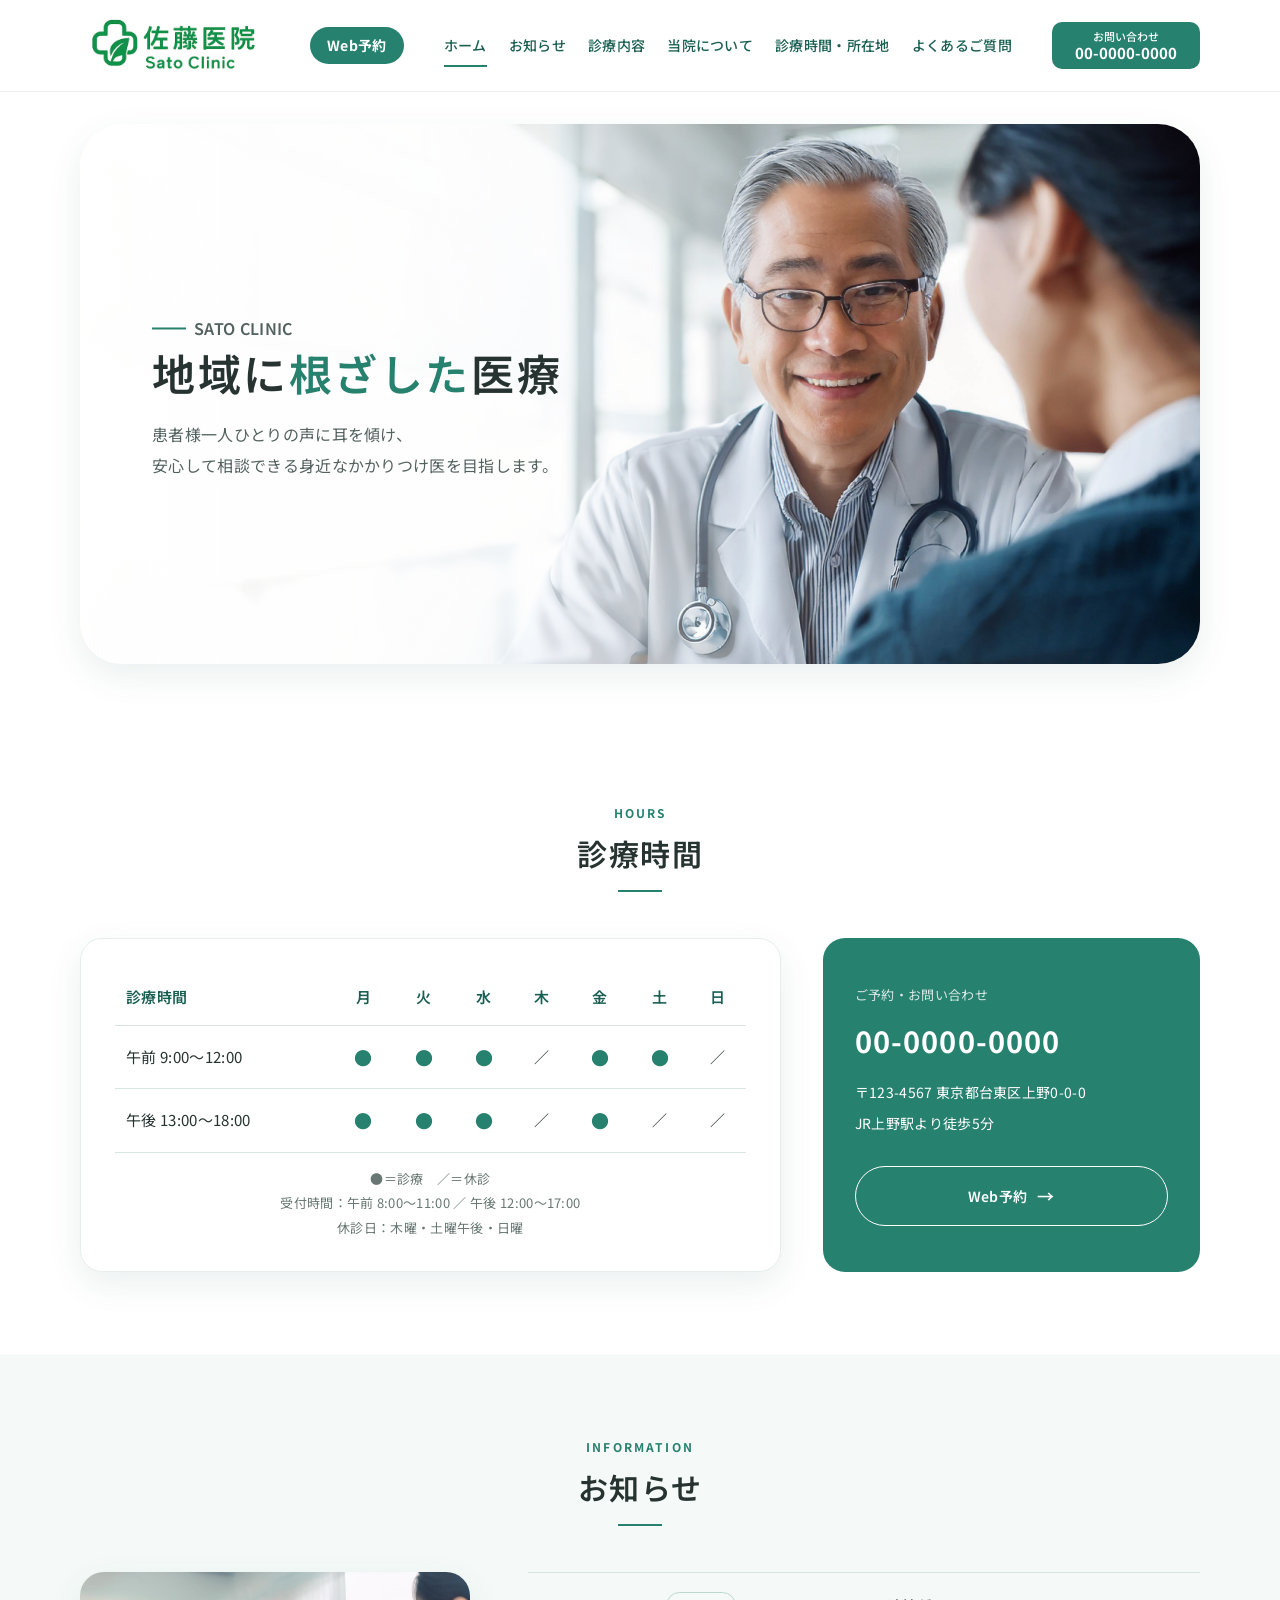
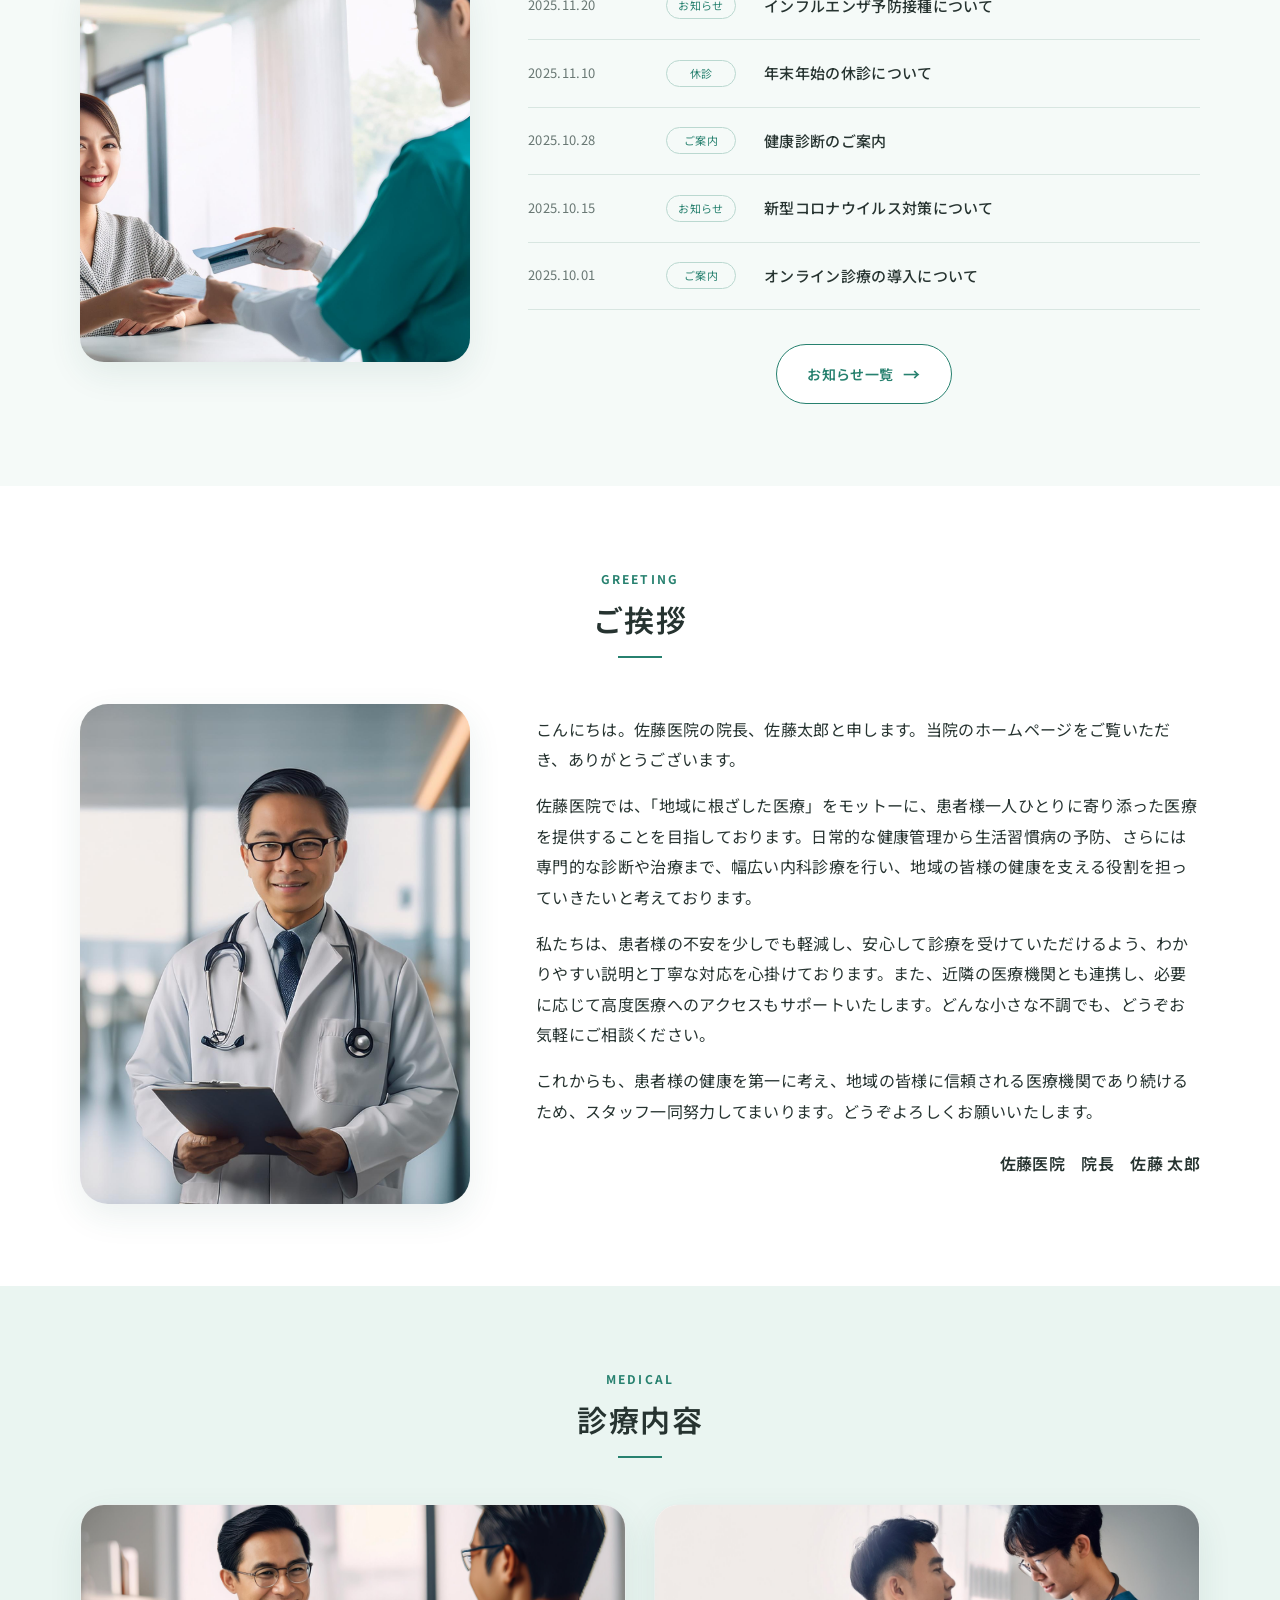
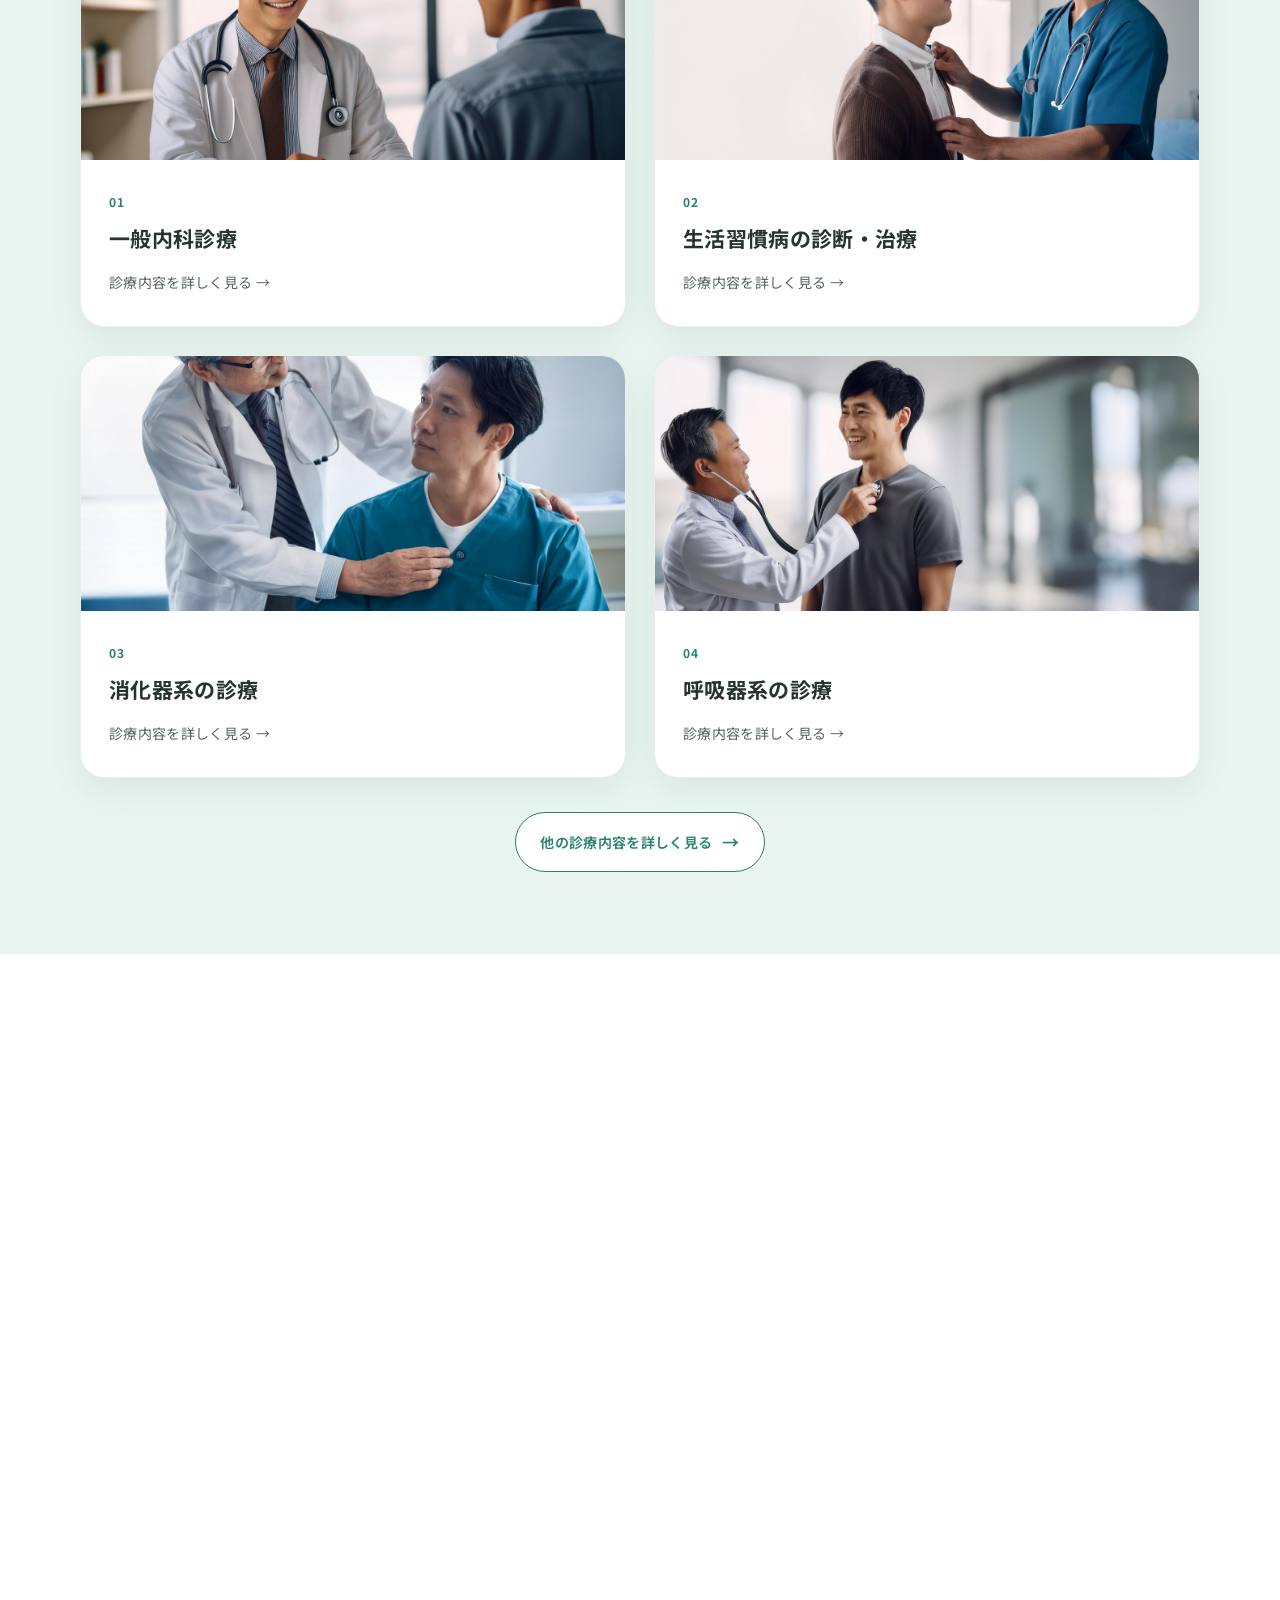
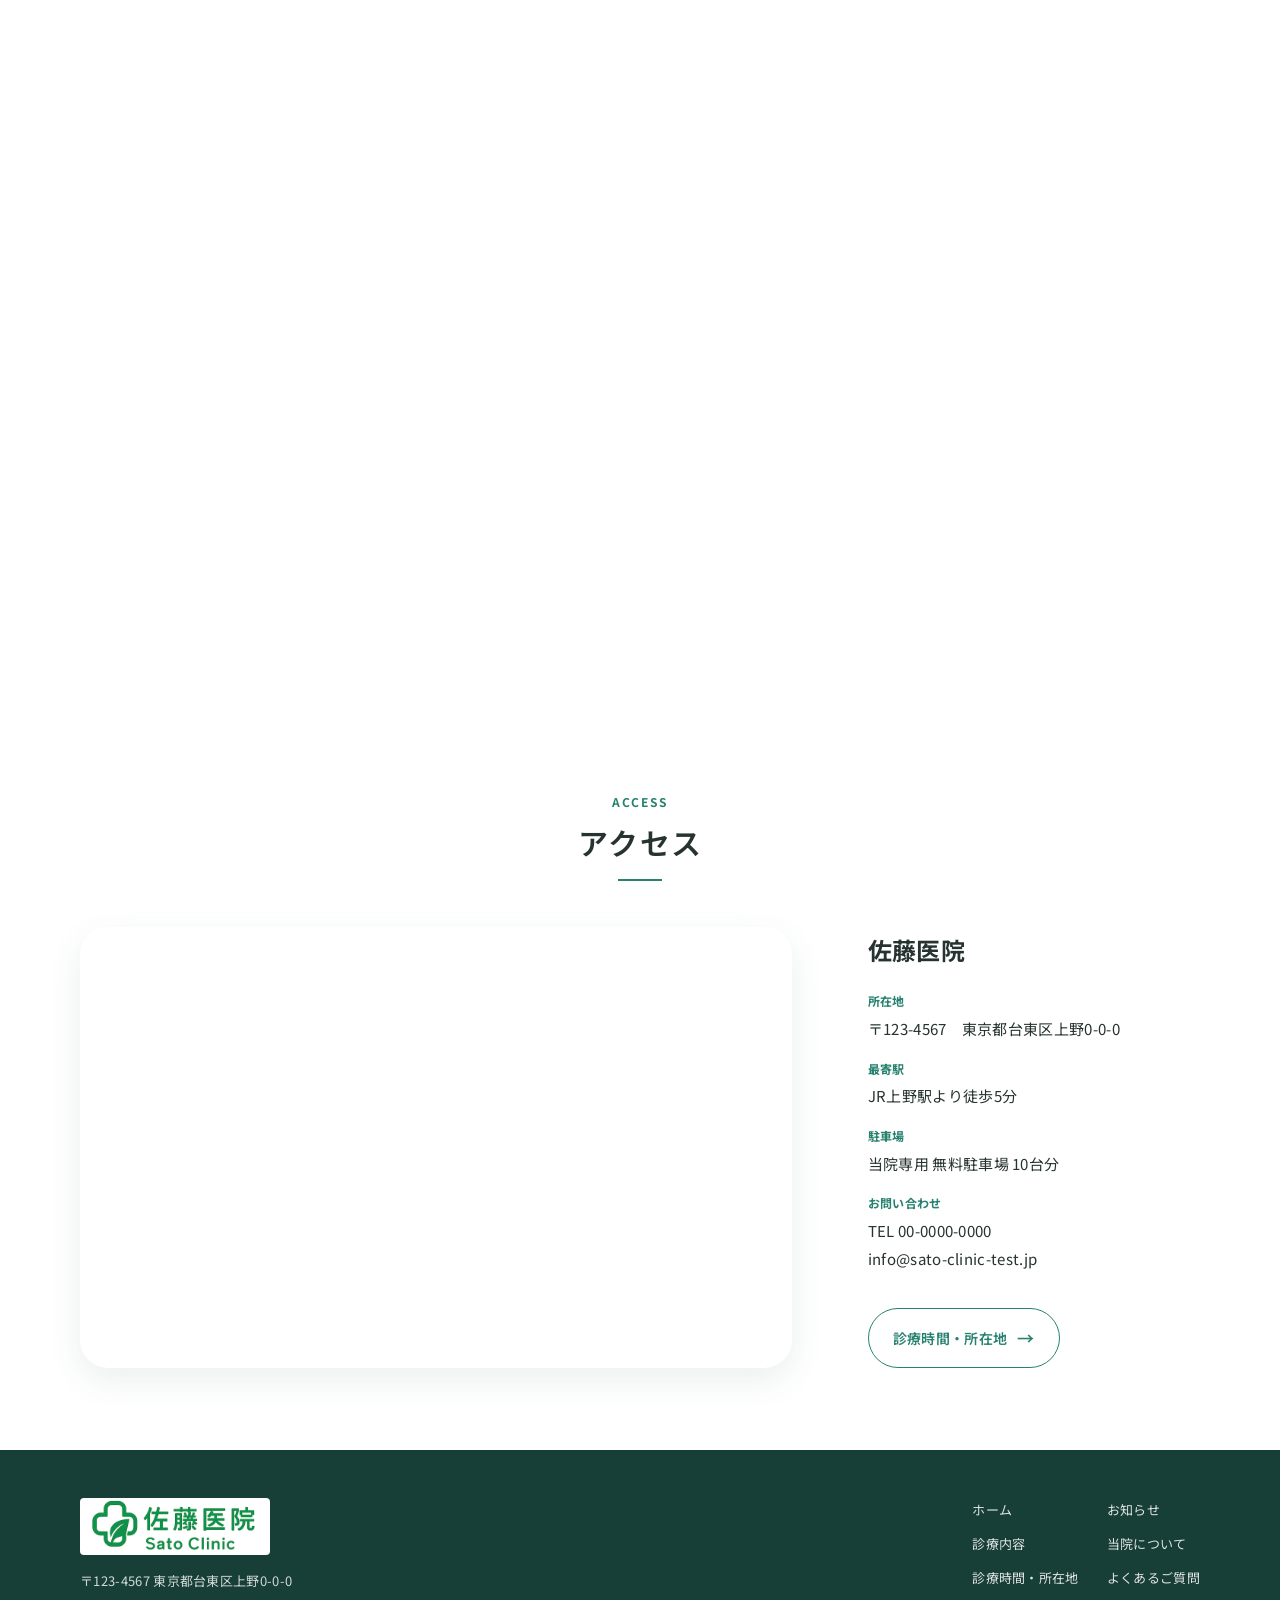
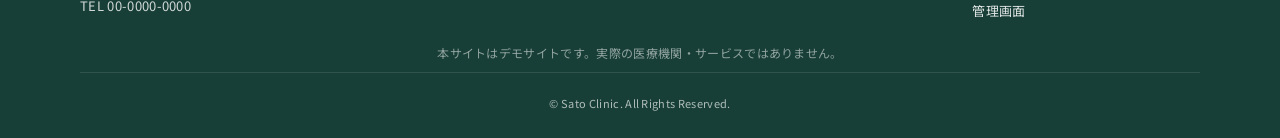
<file: index.html>
<!doctype html>
<html lang="ja">
<head>
  <meta charset="UTF-8">
  <meta name="viewport" content="width=device-width, initial-scale=1.0"><meta name="description" content="佐藤医院のデモサイトです。教材用の架空情報を掲載しており、実在の医療機関・サービスではありません。"><meta name="robots" content="noindex, nofollow">

  <title>佐藤医院｜地域に根ざした医療｜デモサイト</title>
  <link rel="stylesheet" href="css/style.css">
</head>
<body>
<header class="site-header">
  <div class="container header-inner">
    <a class="logo" href="index.html"><img src="img/Logo/logo.png" alt="佐藤医院 Sato Clinic"></a>
    <nav class="global-nav" aria-label="メインナビゲーション">
      <ul>
        <li><a href="index.html" aria-current="page">ホーム</a></li>
        <li><a href="information/index.html">お知らせ</a></li>
        <li><a href="medical/index.html">診療内容</a></li>
        <li><a href="about/index.html">当院について</a></li>
        <li><a href="access/index.html">診療時間・所在地</a></li>
        <li><a href="faq/index.html">よくあるご質問</a></li>
      </ul>
    </nav>
  </div>
</header>
<main>
  <section class="hero">
    <div class="container">
      <div class="hero-card">
        <div class="hero-copy">
          <p class="hero-kicker">SATO CLINIC</p>
          <h1>地域に<span>根ざした</span>医療</h1>
          <p>患者様一人ひとりの声に耳を傾け、<br>安心して相談できる身近なかかりつけ医を目指します。</p>
        </div>
      </div>
    </div>
  </section>

  <section class="section" id="hours">
    <div class="container">
      <div class="section-title"><span class="en">Hours</span><h2>診療時間</h2></div>
      <div class="schedule-wrap">
        <div class="schedule-card">
          <table class="schedule-table">
            <thead><tr><th>診療時間</th><th>月</th><th>火</th><th>水</th><th>木</th><th>金</th><th>土</th><th>日</th></tr></thead>
            <tbody>
              <tr><td>午前 9:00〜12:00</td><td class="dot">●</td><td class="dot">●</td><td class="dot">●</td><td>／</td><td class="dot">●</td><td class="dot">●</td><td>／</td></tr>
              <tr><td>午後 13:00〜18:00</td><td class="dot">●</td><td class="dot">●</td><td class="dot">●</td><td>／</td><td class="dot">●</td><td>／</td><td>／</td></tr>
            </tbody>
          </table>
          <p class="schedule-note">●＝診療　／＝休診<br>受付時間：午前 8:00〜11:00 ／ 午後 12:00〜17:00<br>休診日：木曜・土曜午後・日曜</p>
        </div>
        <div class="contact-panel">
          <span class="label">ご予約・お問い合わせ</span>
          <p class="tel">00-0000-0000</p>
          <p>〒123-4567 東京都台東区上野0-0-0</p>
          <p>JR上野駅より徒歩5分</p><a class="btn white" href="reservation/index.html">Web予約</a>
        </div>
      </div>
    </div>
  </section>

  <section class="section soft" id="news">
    <div class="container">
      <div class="section-title"><span class="en">Information</span><h2>お知らせ</h2></div>
      <div class="news-layout">
        <img class="news-photo" src="img/Infomation_Image/information_4.jpg" alt="受付で案内するスタッフ">
        <div>
          <div class="news-list" id="top-news-list" data-news-source="data/news.json">
            <article class="news-item"><time datetime="2025-11-20">2025.11.20</time><a href="information/index.html#flu">インフルエンザ予防接種について</a><span class="tag">お知らせ</span></article></a>
            <article class="news-item"><time datetime="2025-11-10">2025.11.10</time><a href="information/index.html#holiday">年末年始の休診について</a><span class="tag">休診</span></article></a>
            <article class="news-item"><time datetime="2025-10-28">2025.10.28</time><a href="information/index.html#checkup">健康診断のご案内</a><span class="tag">ご案内</span></article></a>
            <article class="news-item"><time datetime="2025-10-15">2025.10.15</time><a href="information/index.html#covid">新型コロナウイルス対策について</a><span class="tag">お知らせ</span></article></a>
            <article class="news-item"><time datetime="2025-10-01">2025.10.01</time><a href="information/index.html#online">オンライン診療の導入について</a><span class="tag">ご案内</span></article></a>
          </div>
          <div class="more"><a class="btn" href="information/index.html">お知らせ一覧</a></div>
        </div>
      </div>
    </div>
  </section>

  <section class="section" id="greeting">
    <div class="container">
      <div class="section-title"><span class="en">Greeting</span><h2>ご挨拶</h2></div>
      <div class="greeting">
        <div class="greeting-photo">
          <img src="img/Doctor_Image/sato_taro.jpg" alt="院長 佐藤太郎">
        </div>
        <div class="greeting-text">
          <p>こんにちは。佐藤医院の院長、佐藤太郎と申します。当院のホームページをご覧いただき、ありがとうございます。</p>
          <p>佐藤医院では、「地域に根ざした医療」をモットーに、患者様一人ひとりに寄り添った医療を提供することを目指しております。日常的な健康管理から生活習慣病の予防、さらには専門的な診断や治療まで、幅広い内科診療を行い、地域の皆様の健康を支える役割を担っていきたいと考えております。</p>
          <p>私たちは、患者様の不安を少しでも軽減し、安心して診療を受けていただけるよう、わかりやすい説明と丁寧な対応を心掛けております。また、近隣の医療機関とも連携し、必要に応じて高度医療へのアクセスもサポートいたします。どんな小さな不調でも、どうぞお気軽にご相談ください。</p>
          <p>これからも、患者様の健康を第一に考え、地域の皆様に信頼される医療機関であり続けるため、スタッフ一同努力してまいります。どうぞよろしくお願いいたします。</p>
          <p class="signature">佐藤医院　院長　佐藤 太郎</p>
        </div>
      </div>
    </div>
  </section>

  <section class="section green-soft" id="medical">
    <div class="container">
      <div class="section-title"><span class="en">Medical</span><h2>診療内容</h2></div>
      <div class="medical-grid">
        <a class="medical-card-link" href="medical/index.html#medical-1"><article class="medical-card"><img src="img/Medical_Image/medical_8.jpg" alt="一般内科診療"><div class="body"><span class="num">01</span><h3>一般内科診療</h3><p>診療内容を詳しく見る →</p></div></article></a>
        <a class="medical-card-link" href="medical/index.html#medical-2"><article class="medical-card"><img src="img/Medical_Image/medical_6.jpg" alt="生活習慣病の診断・治療"><div class="body"><span class="num">02</span><h3>生活習慣病の診断・治療</h3><p>診療内容を詳しく見る →</p></div></article></a>
        <a class="medical-card-link" href="medical/index.html#medical-3"><article class="medical-card"><img src="img/Patient_Image/patient_6.jpg" alt="消化器系の診療"><div class="body"><span class="num">03</span><h3>消化器系の診療</h3><p>診療内容を詳しく見る →</p></div></article></a>
        <a class="medical-card-link" href="medical/index.html#medical-4"><article class="medical-card"><img src="img/Medical_Image/medical_10.jpg" alt="呼吸器系の診療"><div class="body"><span class="num">04</span><h3>呼吸器系の診療</h3><p>診療内容を詳しく見る →</p></div></article></a>
      </div>
      <div class="more"><a class="btn" href="medical/index.html">他の診療内容を詳しく見る</a></div>
    </div>
  </section>

  <section class="section" id="about">
    <div class="container">
      <div class="about-panel">
        <div><span class="hero-kicker" style="color:#fff">ABOUT US</span><h3>当院について</h3><p>佐藤医院は、地域の皆様の健康を守り、より良い生活をサポートすることを使命としています。「患者様一人ひとりに寄り添った診療」を大切にし、地域密着型の医療を提供してまいりました。</p><a class="btn white" href="about/index.html">当院について詳しく</a></div>
        <div class="about-slideshow" aria-label="佐藤医院の院内・中庭イメージ"><img class="is-active" src="img/Hospital_Exterior/hospital_2.jpg" alt="佐藤医院の院内・中庭イメージ"><img src="img/Hospital_Exterior/hospital_3.jpg" alt=""><img src="img/Hospital_Exterior/hospital_4.jpg" alt=""><img src="img/Hospital_Exterior/hospital_5.jpg" alt=""><img src="img/Hospital_Exterior/hospital_7.jpg" alt=""><img src="img/Hospital_Exterior/hospital_8.jpg" alt=""></div>
      </div>
    </div>
  </section>

  <section class="section soft" id="staff">
    <div class="container">
      <div class="section-title"><span class="en">Staff</span><h2>スタッフ紹介</h2></div>
      <p class="staff-intro">それぞれの専門性と温かさを活かし、皆様の健康を支えるパートナーとして誠心誠意対応いたします。</p>
      <div class="staff-grid">
        <a class="staff-card-link" href="about/index.html#staff-sato"><article class="staff-card"><img src="img/Doctor_Image/sato_taro.jpg" alt="佐藤太郎"><p class="role">院長</p><h3>佐藤 太郎</h3><p class="profile-link">プロフィールを見る →</p></article></a>
        <a class="staff-card-link" href="about/index.html#staff-suzuki"><article class="staff-card"><img src="img/Doctor_Image/suzuki_mari.jpg" alt="鈴木真理"><p class="role">看護師長</p><h3>鈴木 真理</h3><p class="profile-link">プロフィールを見る →</p></article></a>
        <a class="staff-card-link" href="about/index.html#staff-takahashi"><article class="staff-card"><img src="img/Doctor_Image/takahashi_yumi.jpg" alt="高橋由美"><p class="role">臨床検査技師</p><h3>高橋 由美</h3><p class="profile-link">プロフィールを見る →</p></article></a>
        <a class="staff-card-link" href="about/index.html#staff-yamamoto"><article class="staff-card"><img src="img/Doctor_Image/yamamoto_hana.jpg" alt="山本花"><p class="role">医療事務</p><h3>山本 花</h3><p class="profile-link">プロフィールを見る →</p></article></a>
      </div>
    </div>
  </section>

  <section class="section" id="access">
    <div class="container">
      <div class="section-title"><span class="en">Access</span><h2>アクセス</h2></div>
      <div class="access-wrap">
        <iframe class="map-image" src="https://www.google.com/maps?q=東京都台東区上野0-0-0&output=embed" title="佐藤医院の所在地地図" loading="lazy" allowfullscreen></iframe>
        <div class="access-info">
          <h3>佐藤医院</h3>
          <dl><dt>所在地</dt><dd>〒123-4567　東京都台東区上野0-0-0</dd><dt>最寄駅</dt><dd>JR上野駅より徒歩5分</dd><dt>駐車場</dt><dd>当院専用 無料駐車場 10台分</dd><dt>お問い合わせ</dt><dd>TEL 00-0000-0000<br>info@sato-clinic-test.jp</dd></dl>
          <div class="more" style="text-align:left"><a class="btn" href="access/index.html">診療時間・所在地</a></div>
        </div>
      </div>
    </div>
  </section>
</main>
<footer class="site-footer">
  <div class="container">
    <div class="footer-top">
      <div class="footer-brand"><img src="img/Logo/logo.png" alt="佐藤医院"><p>〒123-4567 東京都台東区上野0-0-0<br>TEL 00-0000-0000</p></div>
      <nav class="footer-nav" aria-label="フッターナビゲーション"><a href="index.html">ホーム</a><a href="information/index.html">お知らせ</a><a href="medical/index.html">診療内容</a><a href="about/index.html">当院について</a><a href="access/index.html">診療時間・所在地</a><a href="faq/index.html">よくあるご質問</a><a href="admin/index.html">管理画面</a></nav>
    </div>
    <div class="copyright">© Sato Clinic. All Rights Reserved.</div>
  </div>
</footer>
<script src="js/script.js"></script>
</body>
</html>
</file>
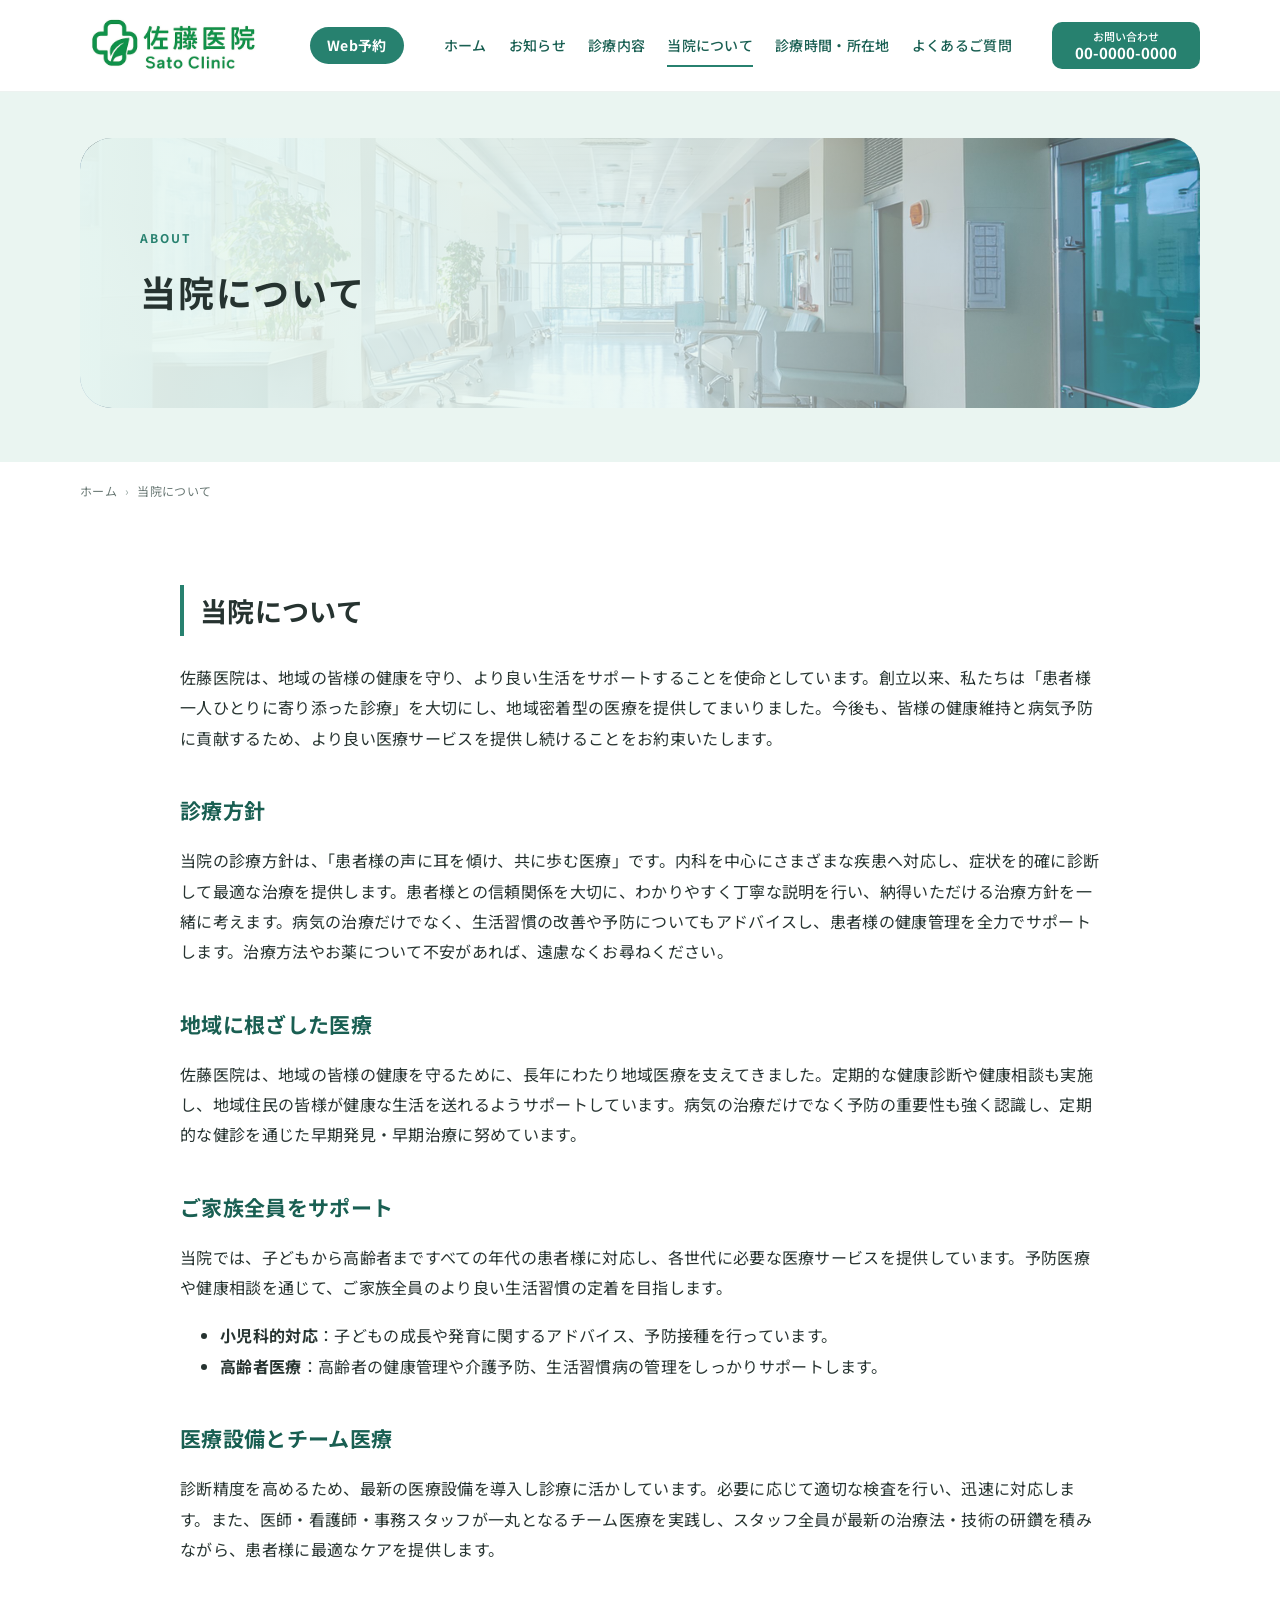
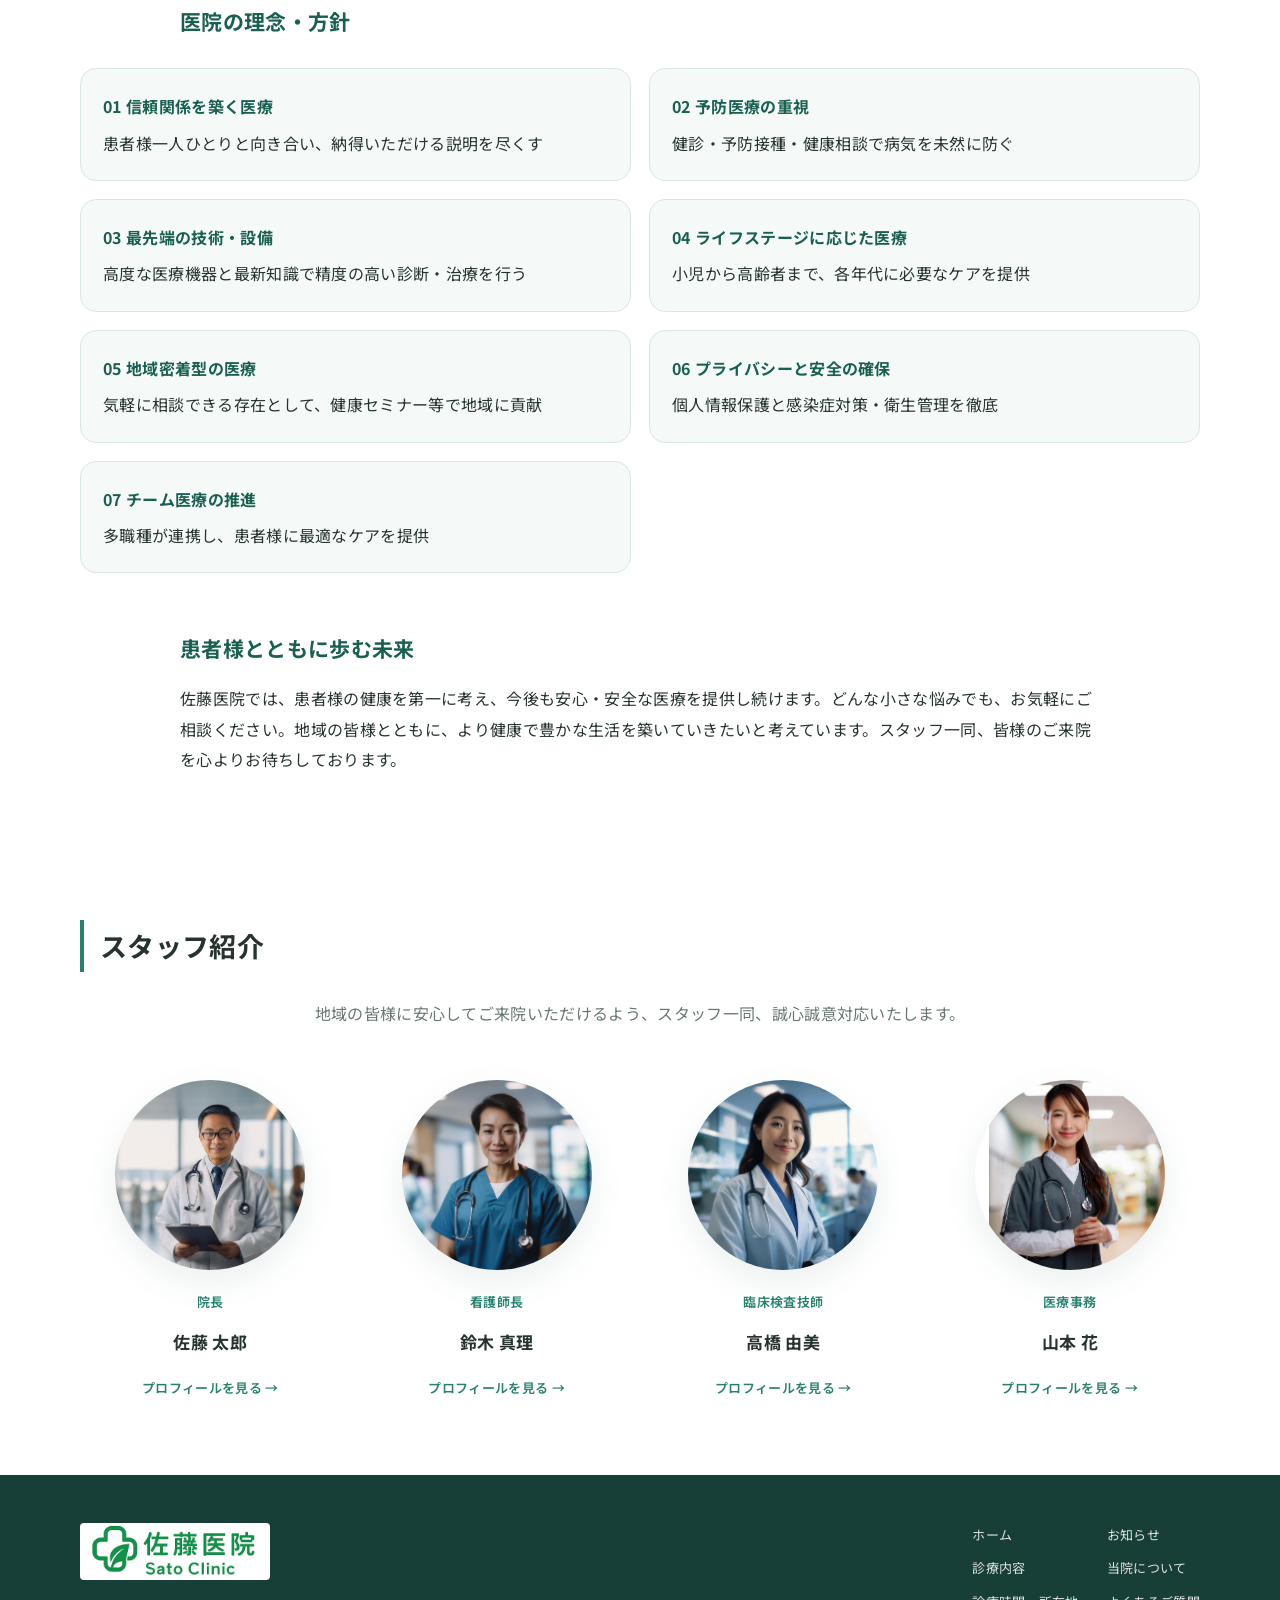
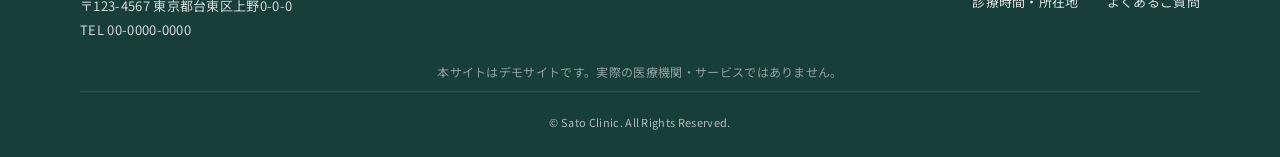
<file: about/index.html>
<!doctype html><html lang="ja"><head><meta charset="UTF-8"><meta name="viewport" content="width=device-width, initial-scale=1.0"><meta name="description" content="佐藤医院の当院についてページのデモサイトです。教材用の架空情報を掲載しています。"><meta name="robots" content="noindex, nofollow"><title>当院について｜佐藤医院｜デモサイト</title><link rel="stylesheet" href="../css/style.css"></head><body>
<header class="site-header"><div class="container header-inner"><a class="logo" href="../index.html"><img src="../img/Logo/logo.png" alt="佐藤医院 Sato Clinic"></a><nav class="global-nav" aria-label="メインナビゲーション"><ul><li><a href="../index.html">ホーム</a></li><li><a href="../information/index.html">お知らせ</a></li><li><a href="../medical/index.html">診療内容</a></li><li><a href="../about/index.html" aria-current="page">当院について</a></li><li><a href="../access/index.html">診療時間・所在地</a></li><li><a href="../faq/index.html">よくあるご質問</a></li></ul></nav></div></header>
<main><section class="page-hero"><div class="container"><div class="page-hero-inner has-image" style="background-image:url('../img/Hospital_Exterior/hospital_6.jpg')"><div class="page-hero-copy"><span class="en">ABOUT</span><h1>当院について</h1></div></div></div></section><div class="container breadcrumb"><a href="../index.html">ホーム</a><span>›</span>当院について</div><section class="content-section"><div class="container"><div class="prose"><h2 class="content-title">当院について</h2><p>佐藤医院は、地域の皆様の健康を守り、より良い生活をサポートすることを使命としています。創立以来、私たちは「患者様一人ひとりに寄り添った診療」を大切にし、地域密着型の医療を提供してまいりました。今後も、皆様の健康維持と病気予防に貢献するため、より良い医療サービスを提供し続けることをお約束いたします。</p><h3>診療方針</h3><p>当院の診療方針は、「患者様の声に耳を傾け、共に歩む医療」です。内科を中心にさまざまな疾患へ対応し、症状を的確に診断して最適な治療を提供します。患者様との信頼関係を大切に、わかりやすく丁寧な説明を行い、納得いただける治療方針を一緒に考えます。病気の治療だけでなく、生活習慣の改善や予防についてもアドバイスし、患者様の健康管理を全力でサポートします。治療方法やお薬について不安があれば、遠慮なくお尋ねください。</p><h3>地域に根ざした医療</h3><p>佐藤医院は、地域の皆様の健康を守るために、長年にわたり地域医療を支えてきました。定期的な健康診断や健康相談も実施し、地域住民の皆様が健康な生活を送れるようサポートしています。病気の治療だけでなく予防の重要性も強く認識し、定期的な健診を通じた早期発見・早期治療に努めています。</p><h3>ご家族全員をサポート</h3><p>当院では、子どもから高齢者まですべての年代の患者様に対応し、各世代に必要な医療サービスを提供しています。予防医療や健康相談を通じて、ご家族全員のより良い生活習慣の定着を目指します。</p><ul><li><strong>小児科的対応</strong>：子どもの成長や発育に関するアドバイス、予防接種を行っています。</li><li><strong>高齢者医療</strong>：高齢者の健康管理や介護予防、生活習慣病の管理をしっかりサポートします。</li></ul><h3>医療設備とチーム医療</h3><p>診断精度を高めるため、最新の医療設備を導入し診療に活かしています。必要に応じて適切な検査を行い、迅速に対応します。また、医師・看護師・事務スタッフが一丸となるチーム医療を実践し、スタッフ全員が最新の治療法・技術の研鑽を積みながら、患者様に最適なケアを提供します。</p><h3>医院の理念・方針</h3></div><div class="policy-list" style="margin-top:26px"><div class="policy"><strong>01 信頼関係を築く医療</strong>患者様一人ひとりと向き合い、納得いただける説明を尽くす</div><div class="policy"><strong>02 予防医療の重視</strong>健診・予防接種・健康相談で病気を未然に防ぐ</div><div class="policy"><strong>03 最先端の技術・設備</strong>高度な医療機器と最新知識で精度の高い診断・治療を行う</div><div class="policy"><strong>04 ライフステージに応じた医療</strong>小児から高齢者まで、各年代に必要なケアを提供</div><div class="policy"><strong>05 地域密着型の医療</strong>気軽に相談できる存在として、健康セミナー等で地域に貢献</div><div class="policy"><strong>06 プライバシーと安全の確保</strong>個人情報保護と感染症対策・衛生管理を徹底</div><div class="policy"><strong>07 チーム医療の推進</strong>多職種が連携し、患者様に最適なケアを提供</div><div class="prose"><h3>患者様とともに歩む未来</h3><p>佐藤医院では、患者様の健康を第一に考え、今後も安心・安全な医療を提供し続けます。どんな小さな悩みでも、お気軽にご相談ください。地域の皆様とともに、より健康で豊かな生活を築いていきたいと考えています。スタッフ一同、皆様のご来院を心よりお待ちしております。</p></div></div></section><section class="content-section soft about-staff"><div class="container"><h2 class="content-title">スタッフ紹介</h2><p class="staff-intro" style="margin-top:0">地域の皆様に安心してご来院いただけるよう、スタッフ一同、誠心誠意対応いたします。</p><div class="staff-grid"><article id="staff-sato" class="staff-card"><img src="../img/Doctor_Image/sato_taro.jpg" alt="佐藤太郎"><p class="role">院長</p><h3>佐藤 太郎</h3><p><strong>経歴</strong><br>光明大学医学部卒業後、瑞穂中央総合病院で内科医として10年間勤務。その後、地域医療への貢献を目指し、佐藤医院を開院。</p><p><strong>専門分野</strong><br>生活習慣病、呼吸器疾患、内科全般</p><p><strong>コメント</strong><br>患者様にとって気軽に相談できる「かかりつけ医」を目指しています。どんな小さな不安でも、まずはご相談ください。</p></article><article id="staff-suzuki" class="staff-card"><img src="../img/Doctor_Image/suzuki_mari.jpg" alt="鈴木真理"><p class="role">看護師長</p><h3>鈴木 真理</h3><p><strong>経歴</strong><br>白桜大学看護学部卒業後、緑が丘大学病院で10年勤務。地域医療に携わりたい思いから、佐藤医院に入職。</p><p><strong>専門分野</strong><br>親身な対応、注射・採血技術、健康管理指導</p><p><strong>コメント</strong><br>安心して治療を受けていただけるよう、いつも笑顔でお待ちしています。些細なことでもお気軽にご相談ください。</p></article><article id="staff-takahashi" class="staff-card"><img src="../img/Doctor_Image/takahashi_yumi.jpg" alt="高橋由美"><p class="role">臨床検査技師</p><h3>高橋 由美</h3><p><strong>経歴</strong><br>東都臨床検査技術専門学校を卒業後、武蔵中央医療センターにて15年間の臨床検査技師としての経験を積む。</p><p><strong>専門分野</strong><br>血液検査、心電図検査、超音波検査</p><p><strong>コメント</strong><br>検査は不安が伴うこともありますが、できるだけリラックスしていただけるよう、優しく丁寧な対応を心がけています。</p></article><article id="staff-yamamoto" class="staff-card"><img src="../img/Doctor_Image/yamamoto_hana.jpg" alt="山本花"><p class="role">医療事務</p><h3>山本 花</h3><p><strong>経歴</strong><br>希望医療カレッジ卒業後、さくら診療所にて受付業務を担当。現在は佐藤医院で患者様対応を担当。</p><p><strong>専門分野</strong><br>受付業務、カルテ管理、医療費計算</p><p><strong>コメント</strong><br>皆様に気持ちよくご利用いただけるよう、笑顔と真心を大切にしております。初めての方もどうぞ安心してお越しください。</p></article></div></div></section></main><footer class="site-footer"><div class="container"><div class="footer-top"><div class="footer-brand"><img src="../img/Logo/logo.png" alt="佐藤医院"><p>〒123-4567 東京都台東区上野0-0-0<br>TEL 00-0000-0000</p></div><nav class="footer-nav" aria-label="フッターナビゲーション"><a href="../index.html">ホーム</a><a href="../information/index.html">お知らせ</a><a href="../medical/index.html">診療内容</a><a href="../about/index.html">当院について</a><a href="../access/index.html">診療時間・所在地</a><a href="../faq/index.html">よくあるご質問</a></nav></div><div class="copyright">© Sato Clinic. All Rights Reserved.</div></div></footer><script src="../js/script.js"></script></body></html>
</file>
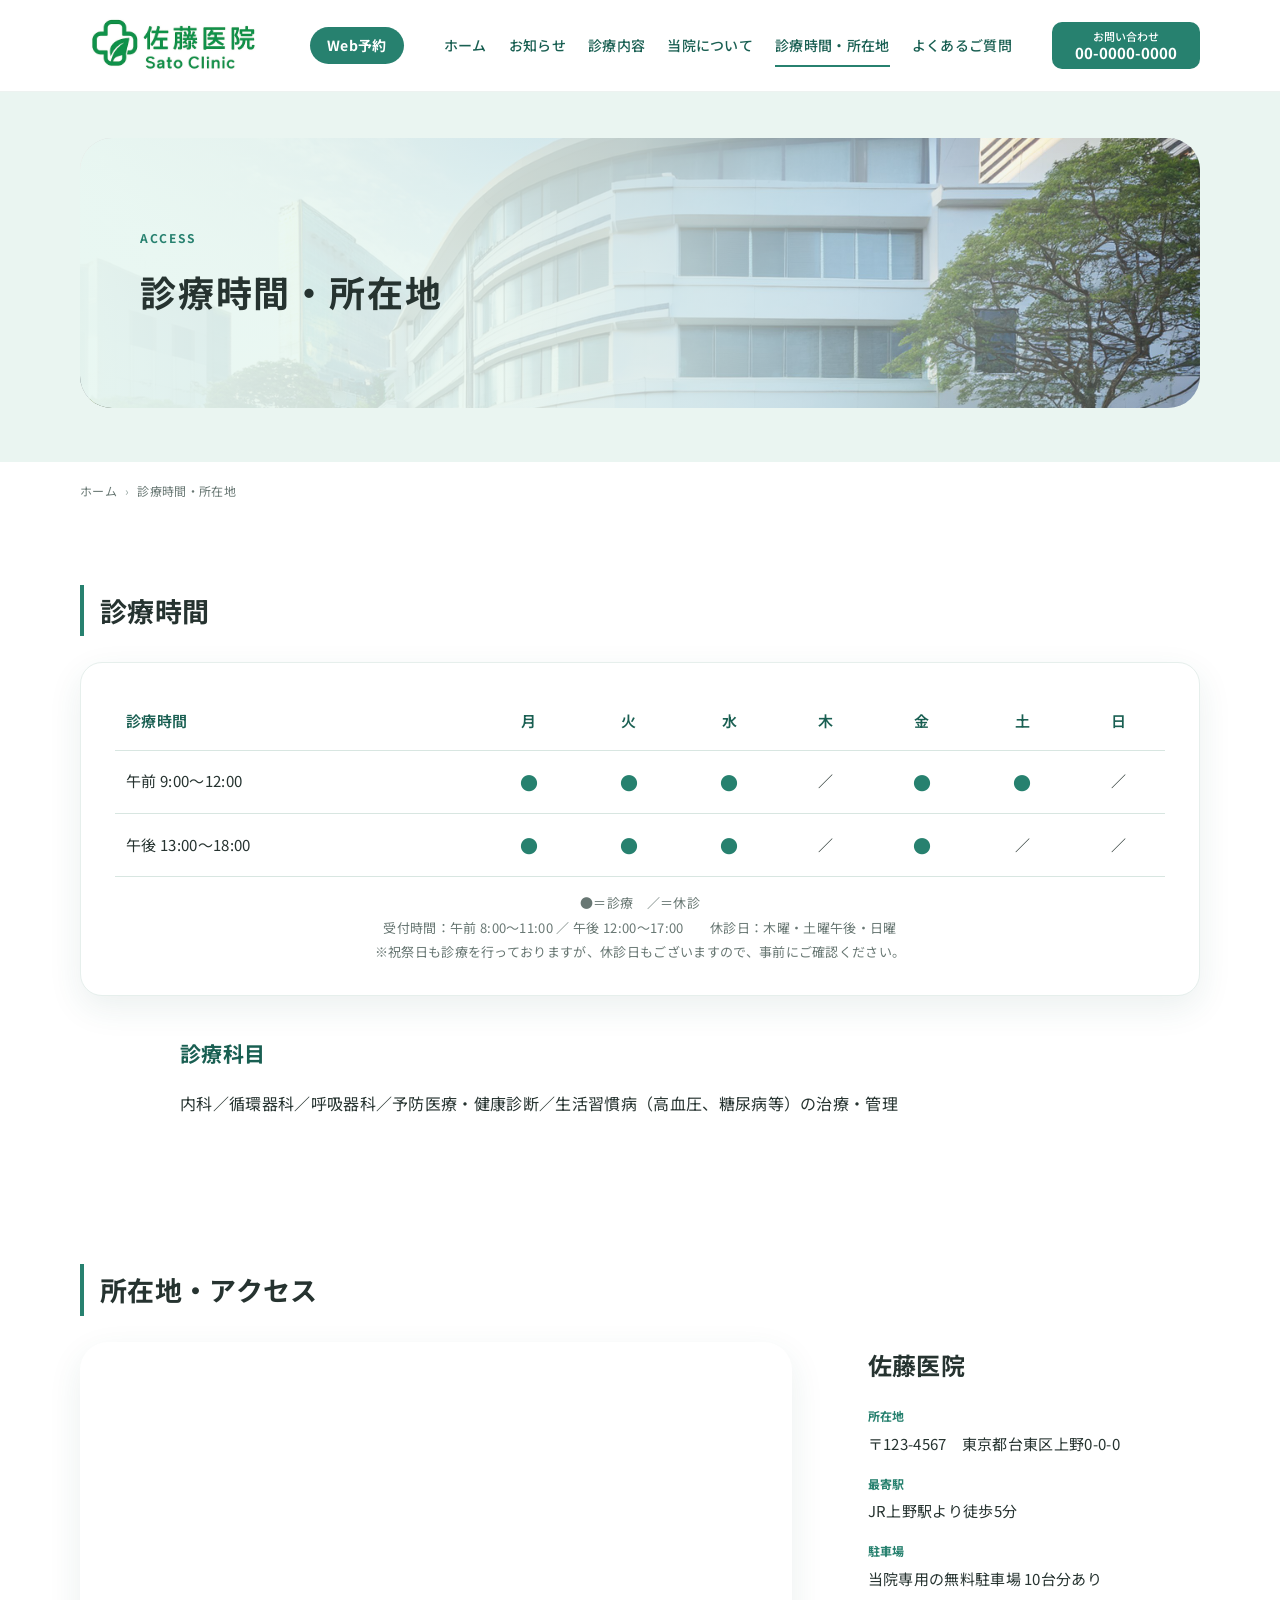
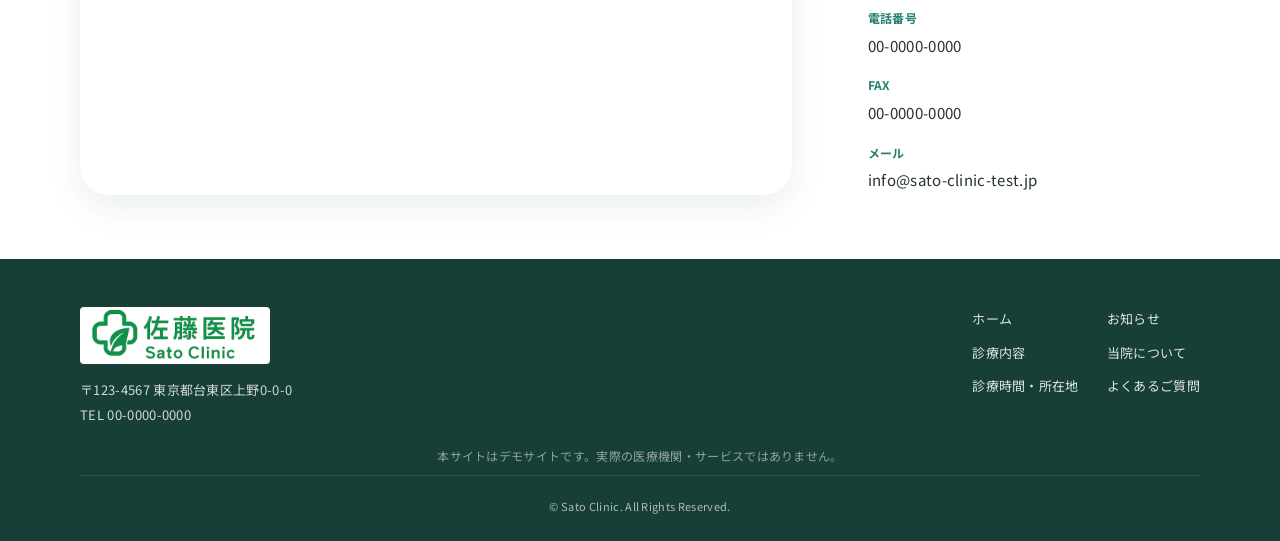
<file: access/index.html>
<!doctype html><html lang="ja"><head><meta charset="UTF-8"><meta name="viewport" content="width=device-width, initial-scale=1.0"><meta name="description" content="佐藤医院の診療時間・所在地ページのデモサイトです。教材用の架空情報を掲載しています。"><meta name="robots" content="noindex, nofollow"><title>診療時間・所在地｜佐藤医院｜デモサイト</title><link rel="stylesheet" href="../css/style.css"></head><body>
<header class="site-header"><div class="container header-inner"><a class="logo" href="../index.html"><img src="../img/Logo/logo.png" alt="佐藤医院 Sato Clinic"></a><nav class="global-nav" aria-label="メインナビゲーション"><ul><li><a href="../index.html">ホーム</a></li><li><a href="../information/index.html">お知らせ</a></li><li><a href="../medical/index.html">診療内容</a></li><li><a href="../about/index.html">当院について</a></li><li><a href="../access/index.html" aria-current="page">診療時間・所在地</a></li><li><a href="../faq/index.html">よくあるご質問</a></li></ul></nav></div></header>
<main><section class="page-hero"><div class="container"><div class="page-hero-inner has-image" style="background-image:url('../img/Hospital_Exterior/hospital_1.jpg')"><div class="page-hero-copy"><span class="en">ACCESS</span><h1>診療時間・所在地</h1></div></div></div></section><div class="container breadcrumb"><a href="../index.html">ホーム</a><span>›</span>診療時間・所在地</div><section class="content-section"><div class="container"><h2 class="content-title">診療時間</h2><div class="schedule-card"><table class="schedule-table"><thead><tr><th>診療時間</th><th>月</th><th>火</th><th>水</th><th>木</th><th>金</th><th>土</th><th>日</th></tr></thead><tbody><tr><td>午前 9:00〜12:00</td><td class="dot">●</td><td class="dot">●</td><td class="dot">●</td><td>／</td><td class="dot">●</td><td class="dot">●</td><td>／</td></tr><tr><td>午後 13:00〜18:00</td><td class="dot">●</td><td class="dot">●</td><td class="dot">●</td><td>／</td><td class="dot">●</td><td>／</td><td>／</td></tr></tbody></table><p class="schedule-note">●＝診療　／＝休診<br>受付時間：午前 8:00〜11:00 ／ 午後 12:00〜17:00　　休診日：木曜・土曜午後・日曜<br>※祝祭日も診療を行っておりますが、休診日もございますので、事前にご確認ください。</p></div><div class="prose"><h3>診療科目</h3><p>内科／循環器科／呼吸器科／予防医療・健康診断／生活習慣病（高血圧、糖尿病等）の治療・管理</p></div></div></section><section class="content-section soft"><div class="container"><h2 class="content-title">所在地・アクセス</h2><div class="access-wrap"><iframe class="map-image" src="https://www.google.com/maps?q=東京都台東区上野0-0-0&output=embed" title="佐藤医院の所在地地図" loading="lazy" allowfullscreen></iframe><div class="access-info"><h3>佐藤医院</h3><dl><dt>所在地</dt><dd>〒123-4567　東京都台東区上野0-0-0</dd><dt>最寄駅</dt><dd>JR上野駅より徒歩5分</dd><dt>駐車場</dt><dd>当院専用の無料駐車場 10台分あり</dd><dt>電話番号</dt><dd>00-0000-0000</dd><dt>FAX</dt><dd>00-0000-0000</dd><dt>メール</dt><dd>info@sato-clinic-test.jp</dd></dl></div></div></div></section></main><footer class="site-footer"><div class="container"><div class="footer-top"><div class="footer-brand"><img src="../img/Logo/logo.png" alt="佐藤医院"><p>〒123-4567 東京都台東区上野0-0-0<br>TEL 00-0000-0000</p></div><nav class="footer-nav" aria-label="フッターナビゲーション"><a href="../index.html">ホーム</a><a href="../information/index.html">お知らせ</a><a href="../medical/index.html">診療内容</a><a href="../about/index.html">当院について</a><a href="../access/index.html">診療時間・所在地</a><a href="../faq/index.html">よくあるご質問</a></nav></div><div class="copyright">© Sato Clinic. All Rights Reserved.</div></div></footer><script src="../js/script.js"></script></body></html>
</file>
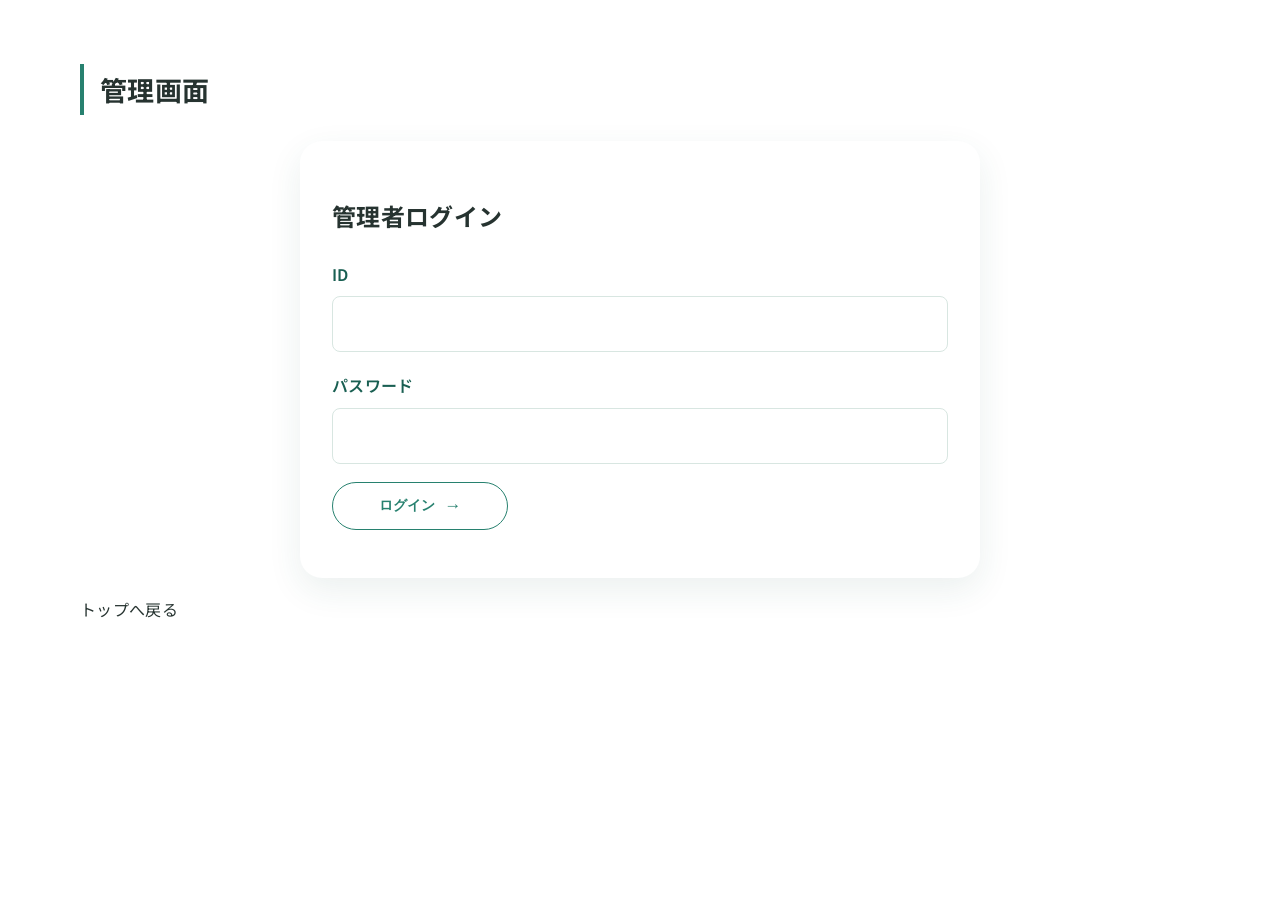
<file: admin/index.html>
<!doctype html><html lang="ja"><head><meta charset="UTF-8"><meta name="viewport" content="width=device-width,initial-scale=1"><title>管理画面｜佐藤医院</title><link rel="stylesheet" href="../css/style.css"></head><body><main class="content-section"><div class="container"><h1 class="content-title">管理画面</h1><form id="login-form" class="reservation-form"><h2>管理者ログイン</h2><label>ID<input id="login-id" required></label><label>パスワード<input id="login-pass" type="password" required></label><button class="btn" type="submit">ログイン</button><p id="login-error"></p></form><div id="dashboard" hidden><p>管理する項目を選択してください。</p><p><a class="btn" href="news.html">お知らせ管理</a> <a class="btn" href="reservations.html">予約管理</a></p><p><button id="logout" type="button">ログアウト</button></p></div><p><a href="../index.html">トップへ戻る</a></p></div></main><script src="dashboard.js"></script></body></html>
</file>
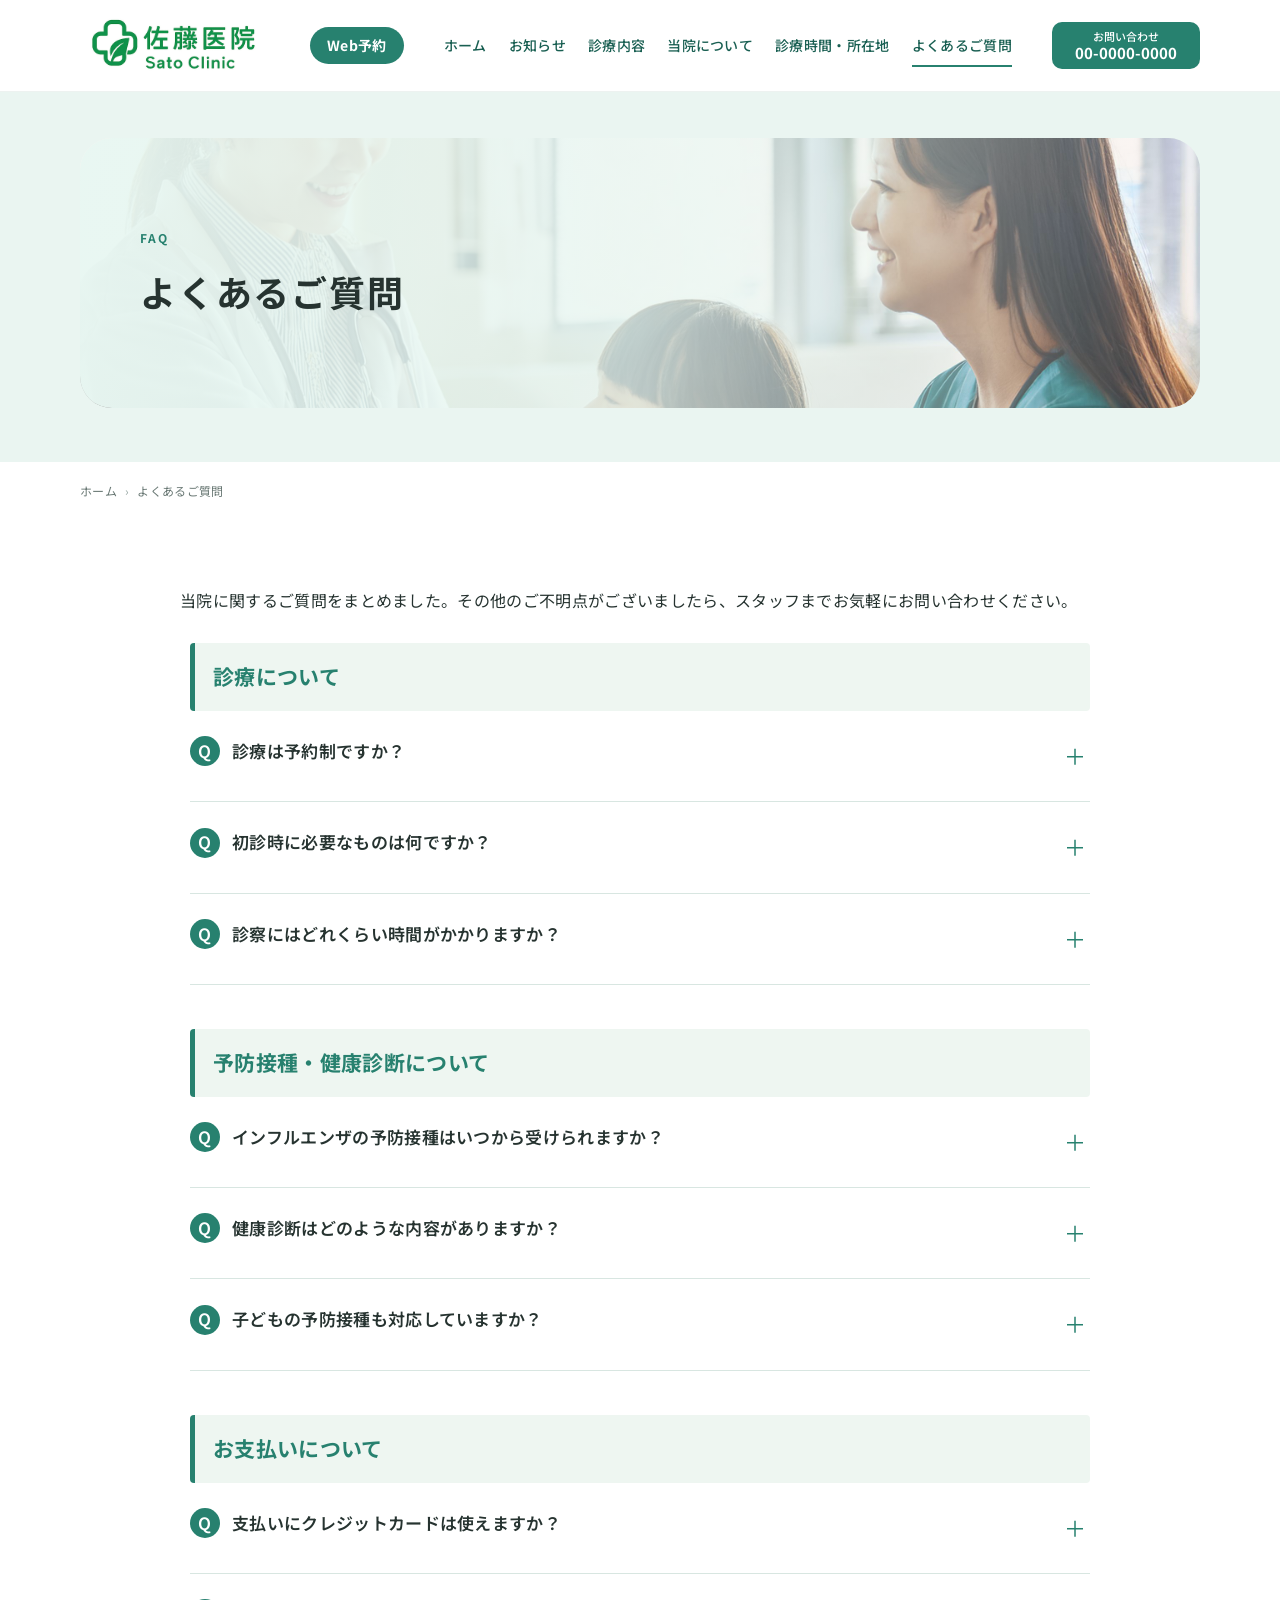
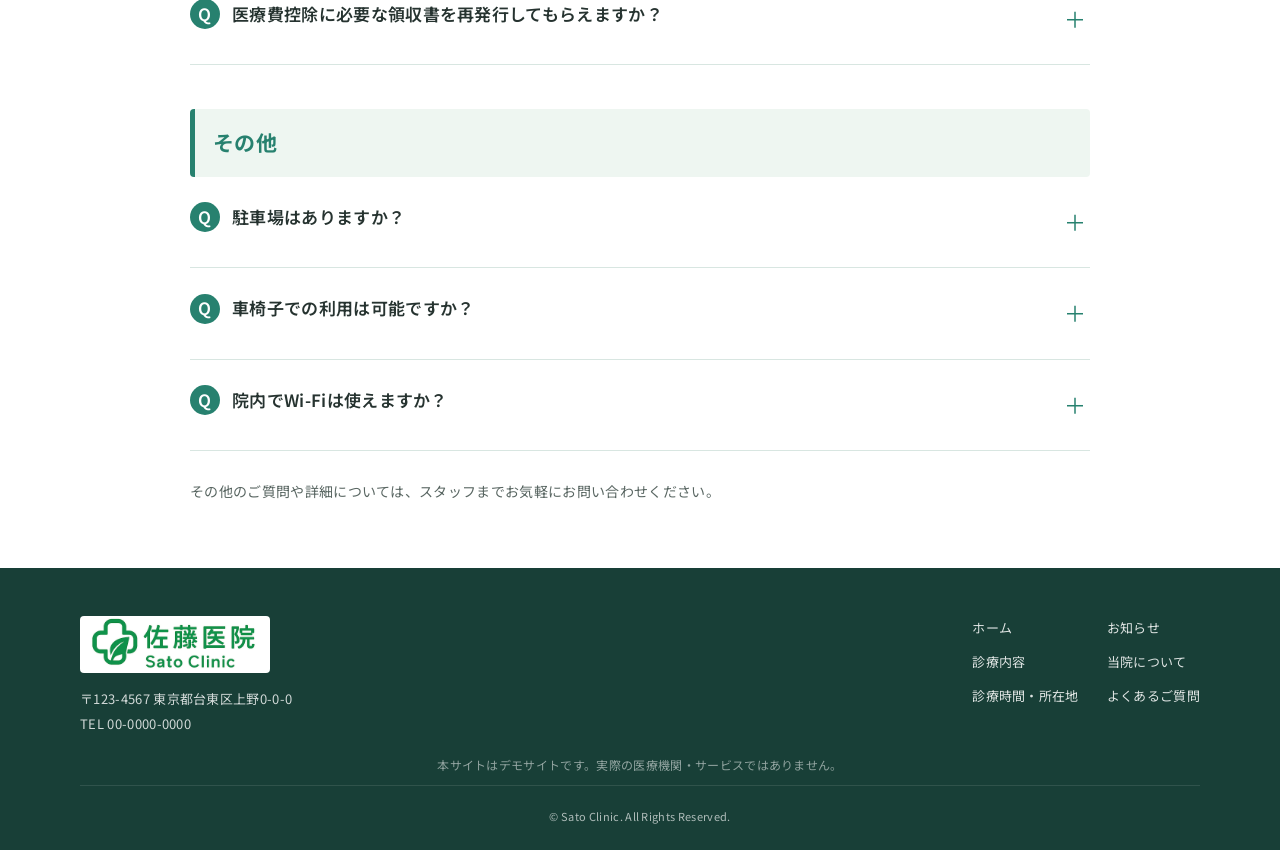
<file: faq/index.html>
<!doctype html><html lang="ja"><head><meta charset="UTF-8"><meta name="viewport" content="width=device-width, initial-scale=1.0"><meta name="description" content="佐藤医院のよくあるご質問ページのデモサイトです。教材用の架空情報を掲載しています。"><meta name="robots" content="noindex, nofollow"><title>よくあるご質問｜佐藤医院｜デモサイト</title><link rel="stylesheet" href="../css/style.css"></head><body>
<header class="site-header"><div class="container header-inner"><a class="logo" href="../index.html"><img src="../img/Logo/logo.png" alt="佐藤医院 Sato Clinic"></a><nav class="global-nav" aria-label="メインナビゲーション"><ul><li><a href="../index.html">ホーム</a></li><li><a href="../information/index.html">お知らせ</a></li><li><a href="../medical/index.html">診療内容</a></li><li><a href="../about/index.html">当院について</a></li><li><a href="../access/index.html">診療時間・所在地</a></li><li><a href="../faq/index.html" aria-current="page">よくあるご質問</a></li></ul></nav></div></header>
<main><section class="page-hero"><div class="container"><div class="page-hero-inner has-image" style="background-image:url('../img/Patient_Image/patient_1.jpg')"><div class="page-hero-copy"><span class="en">FAQ</span><h1>よくあるご質問</h1></div></div></div></section><div class="container breadcrumb"><a href="../index.html">ホーム</a><span>›</span>よくあるご質問</div><section class="content-section"><div class="container"><div class="prose"><p>当院に関するご質問をまとめました。その他のご不明点がございましたら、スタッフまでお気軽にお問い合わせください。</p></div><div class="faq-list" style="margin-top:28px"><section class="faq-category"><h2 class="faq-category-title">診療について</h2><article class="faq-item"><h3 class="faq-q">診療は予約制ですか？</h3><p class="faq-a">一般診療は予約なしでも受け付けていますが、予約優先制となっております。予防接種や健康診断などは完全予約制です。お電話またはWeb予約をご利用ください。</p></article><article class="faq-item"><h3 class="faq-q">初診時に必要なものは何ですか？</h3><p class="faq-a">健康保険証、お薬手帳（お持ちの方）、診療情報提供書（紹介状）があればご持参ください。また、問診票を事前にご記入いただけると受付がスムーズです。</p></article><article class="faq-item"><h3 class="faq-q">診察にはどれくらい時間がかかりますか？</h3><p class="faq-a">症状や混雑状況によりますが、目安として30分〜1時間程度です。事前に混雑状況をお問い合わせいただくことをお勧めします。</p></article></section><section class="faq-category"><h2 class="faq-category-title">予防接種・健康診断について</h2><article class="faq-item"><h3 class="faq-q">インフルエンザの予防接種はいつから受けられますか？</h3><p class="faq-a">例年10月中旬頃から接種を開始します。予約受付は9月末から行っておりますので、詳しくはお知らせをご確認ください。</p></article><article class="faq-item"><h3 class="faq-q">健康診断はどのような内容がありますか？</h3><p class="faq-a">一般的な健康診断から生活習慣病予防検診まで対応しております。採血、尿検査、心電図、胸部レントゲンなどが含まれます。詳しくはスタッフまでお問い合わせください。</p></article><article class="faq-item"><h3 class="faq-q">子どもの予防接種も対応していますか？</h3><p class="faq-a">当院では、小児用の予防接種（例：MRワクチン、ヒブワクチンなど）も実施しております。スケジュールについてはお問い合わせください。</p></article></section><section class="faq-category"><h2 class="faq-category-title">お支払いについて</h2><article class="faq-item"><h3 class="faq-q">支払いにクレジットカードは使えますか？</h3><p class="faq-a">はい、当院では現金、クレジットカード（一部カードを除く）、電子マネーに対応しております。詳しくは受付にてお尋ねください。</p></article><article class="faq-item"><h3 class="faq-q">医療費控除に必要な領収書を再発行してもらえますか？</h3><p class="faq-a">はい、再発行可能です。ただし、再発行には日数をいただく場合がありますのでご了承ください。</p></article></section><section class="faq-category"><h2 class="faq-category-title">その他</h2><article class="faq-item"><h3 class="faq-q">駐車場はありますか？</h3><p class="faq-a">はい、当院専用の無料駐車場が10台分ございます。満車の場合は近隣のコインパーキングをご利用ください。</p></article><article class="faq-item"><h3 class="faq-q">車椅子での利用は可能ですか？</h3><p class="faq-a">可能です。エントランスはバリアフリー設計となっており、スロープもご用意しております。また、院内には車椅子で移動可能なスペースを確保しています。</p></article><article class="faq-item"><h3 class="faq-q">院内でWi-Fiは使えますか？</h3><p class="faq-a">はい、当院では無料Wi-Fiを提供しております。パスワードは受付でお知らせいたします。</p></article></section></div></div></section></main><footer class="site-footer"><div class="container"><div class="footer-top"><div class="footer-brand"><img src="../img/Logo/logo.png" alt="佐藤医院"><p>〒123-4567 東京都台東区上野0-0-0<br>TEL 00-0000-0000</p></div><nav class="footer-nav" aria-label="フッターナビゲーション"><a href="../index.html">ホーム</a><a href="../information/index.html">お知らせ</a><a href="../medical/index.html">診療内容</a><a href="../about/index.html">当院について</a><a href="../access/index.html">診療時間・所在地</a><a href="../faq/index.html">よくあるご質問</a></nav></div><div class="copyright">© Sato Clinic. All Rights Reserved.</div></div></footer><script src="../js/script.js"></script></body></html>
</file>
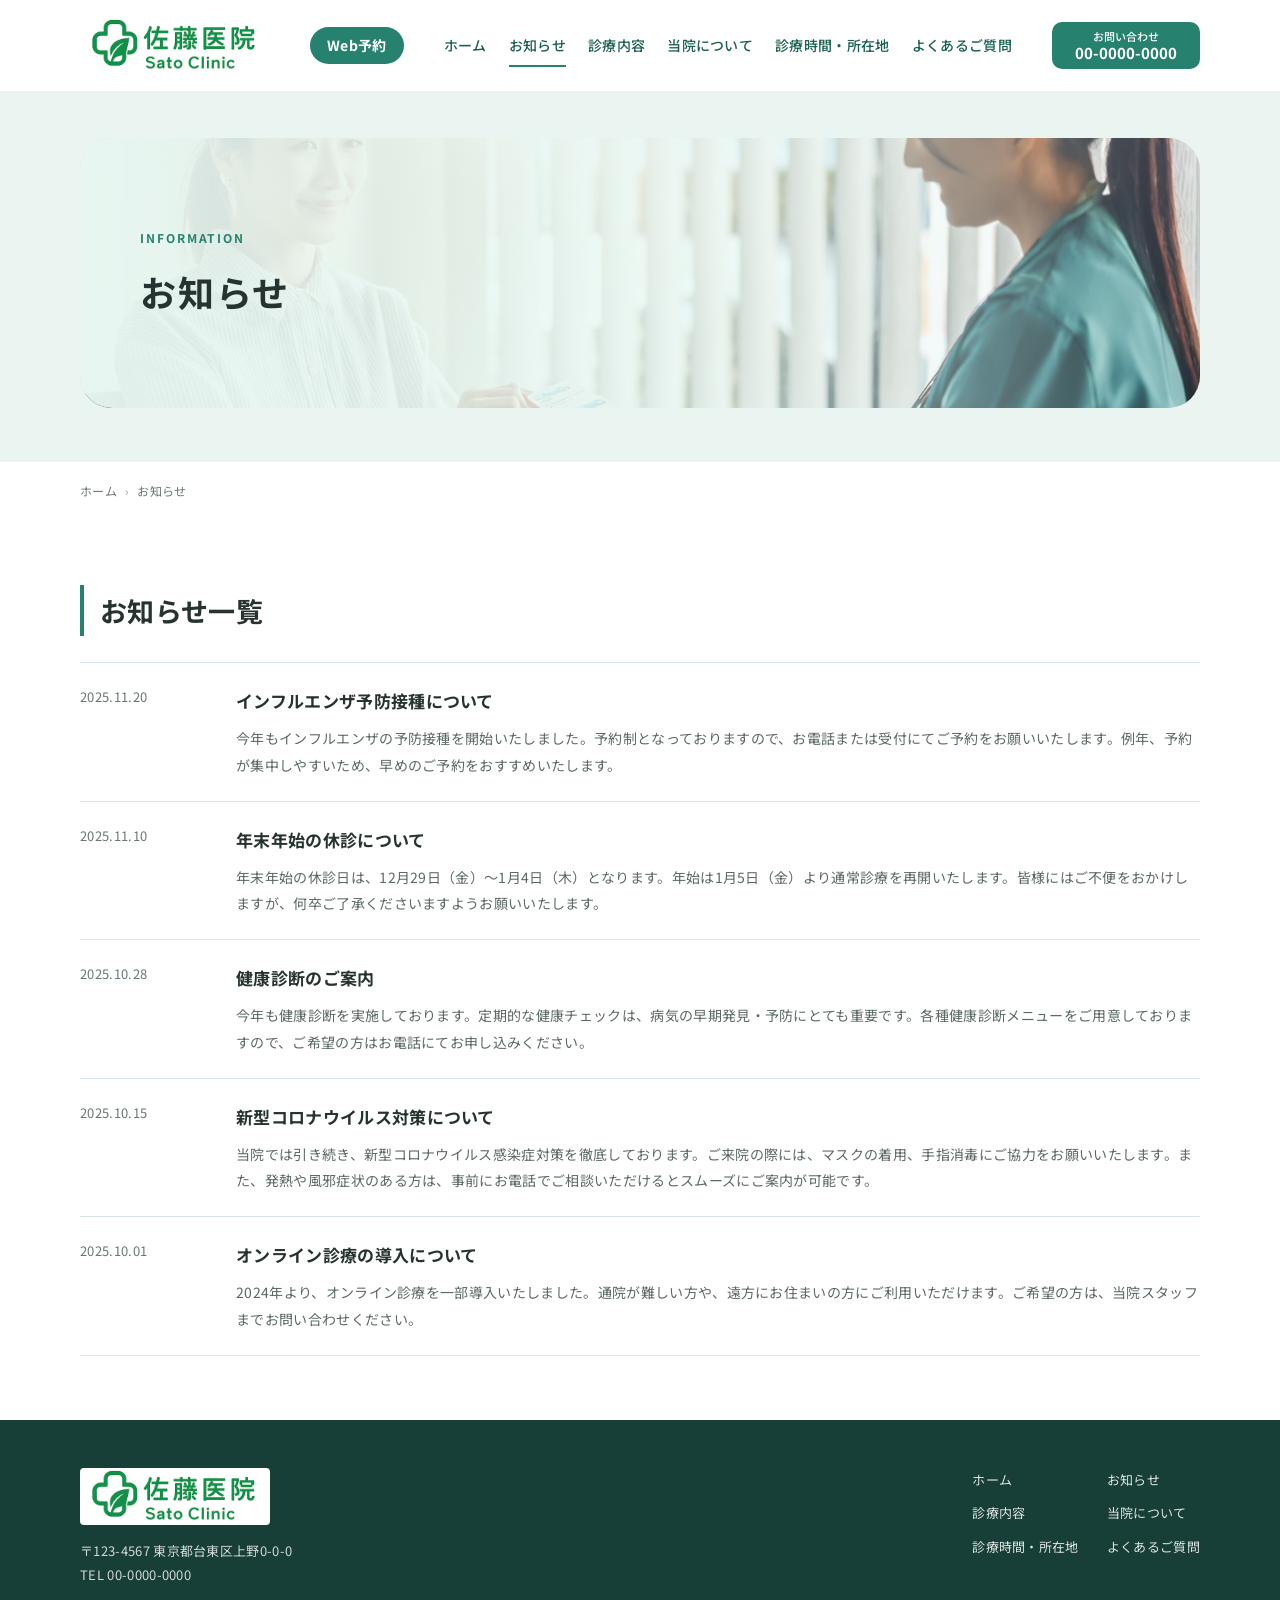
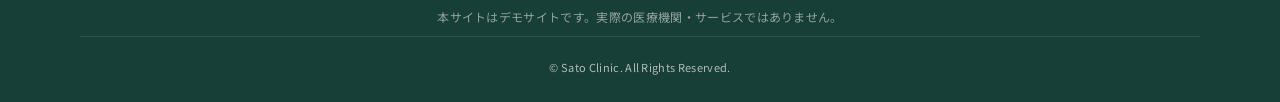
<file: information/index.html>
<!doctype html><html lang="ja"><head><meta charset="UTF-8"><meta name="viewport" content="width=device-width, initial-scale=1.0"><meta name="description" content="佐藤医院のお知らせページのデモサイトです。教材用の架空情報を掲載しています。"><meta name="robots" content="noindex, nofollow"><title>お知らせ｜佐藤医院｜デモサイト</title><link rel="stylesheet" href="../css/style.css"></head><body>
<header class="site-header"><div class="container header-inner"><a class="logo" href="../index.html"><img src="../img/Logo/logo.png" alt="佐藤医院 Sato Clinic"></a><nav class="global-nav" aria-label="メインナビゲーション"><ul><li><a href="../index.html">ホーム</a></li><li><a href="../information/index.html" aria-current="page">お知らせ</a></li><li><a href="../medical/index.html">診療内容</a></li><li><a href="../about/index.html">当院について</a></li><li><a href="../access/index.html">診療時間・所在地</a></li><li><a href="../faq/index.html">よくあるご質問</a></li></ul></nav></div></header>
<main><section class="page-hero"><div class="container"><div class="page-hero-inner has-image" style="background-image:url('../img/Infomation_Image/information_2.jpg')"><div class="page-hero-copy"><span class="en">INFORMATION</span><h1>お知らせ</h1></div></div></div></section><div class="container breadcrumb"><a href="../index.html">ホーム</a><span>›</span>お知らせ</div><section class="content-section"><div class="container"><h2 class="content-title">お知らせ一覧</h2><div class="info-list">
<article class="info-row" id="flu"><time>2025.11.20</time><div><h3>インフルエンザ予防接種について</h3><p>今年もインフルエンザの予防接種を開始いたしました。予約制となっておりますので、お電話または受付にてご予約をお願いいたします。例年、予約が集中しやすいため、早めのご予約をおすすめいたします。</p></div></article>
<article class="info-row" id="holiday"><time>2025.11.10</time><div><h3>年末年始の休診について</h3><p>年末年始の休診日は、12月29日（金）〜1月4日（木）となります。年始は1月5日（金）より通常診療を再開いたします。皆様にはご不便をおかけしますが、何卒ご了承くださいますようお願いいたします。</p></div></article>
<article class="info-row" id="checkup"><time>2025.10.28</time><div><h3>健康診断のご案内</h3><p>今年も健康診断を実施しております。定期的な健康チェックは、病気の早期発見・予防にとても重要です。各種健康診断メニューをご用意しておりますので、ご希望の方はお電話にてお申し込みください。</p></div></article>
<article class="info-row" id="covid"><time>2025.10.15</time><div><h3>新型コロナウイルス対策について</h3><p>当院では引き続き、新型コロナウイルス感染症対策を徹底しております。ご来院の際には、マスクの着用、手指消毒にご協力をお願いいたします。また、発熱や風邪症状のある方は、事前にお電話でご相談いただけるとスムーズにご案内が可能です。</p></div></article>
<article class="info-row" id="online"><time>2025.10.01</time><div><h3>オンライン診療の導入について</h3><p>2024年より、オンライン診療を一部導入いたしました。通院が難しい方や、遠方にお住まいの方にご利用いただけます。ご希望の方は、当院スタッフまでお問い合わせください。</p></div></article>
</div><div id="information-news-list" class="info-list" data-news-source="../data/news.json" hidden></div></div></section></main><footer class="site-footer"><div class="container"><div class="footer-top"><div class="footer-brand"><img src="../img/Logo/logo.png" alt="佐藤医院"><p>〒123-4567 東京都台東区上野0-0-0<br>TEL 00-0000-0000</p></div><nav class="footer-nav" aria-label="フッターナビゲーション"><a href="../index.html">ホーム</a><a href="../information/index.html">お知らせ</a><a href="../medical/index.html">診療内容</a><a href="../about/index.html">当院について</a><a href="../access/index.html">診療時間・所在地</a><a href="../faq/index.html">よくあるご質問</a></nav></div><div class="copyright">© Sato Clinic. All Rights Reserved.</div></div></footer><script src="../js/script.js"></script></body></html>
</file>
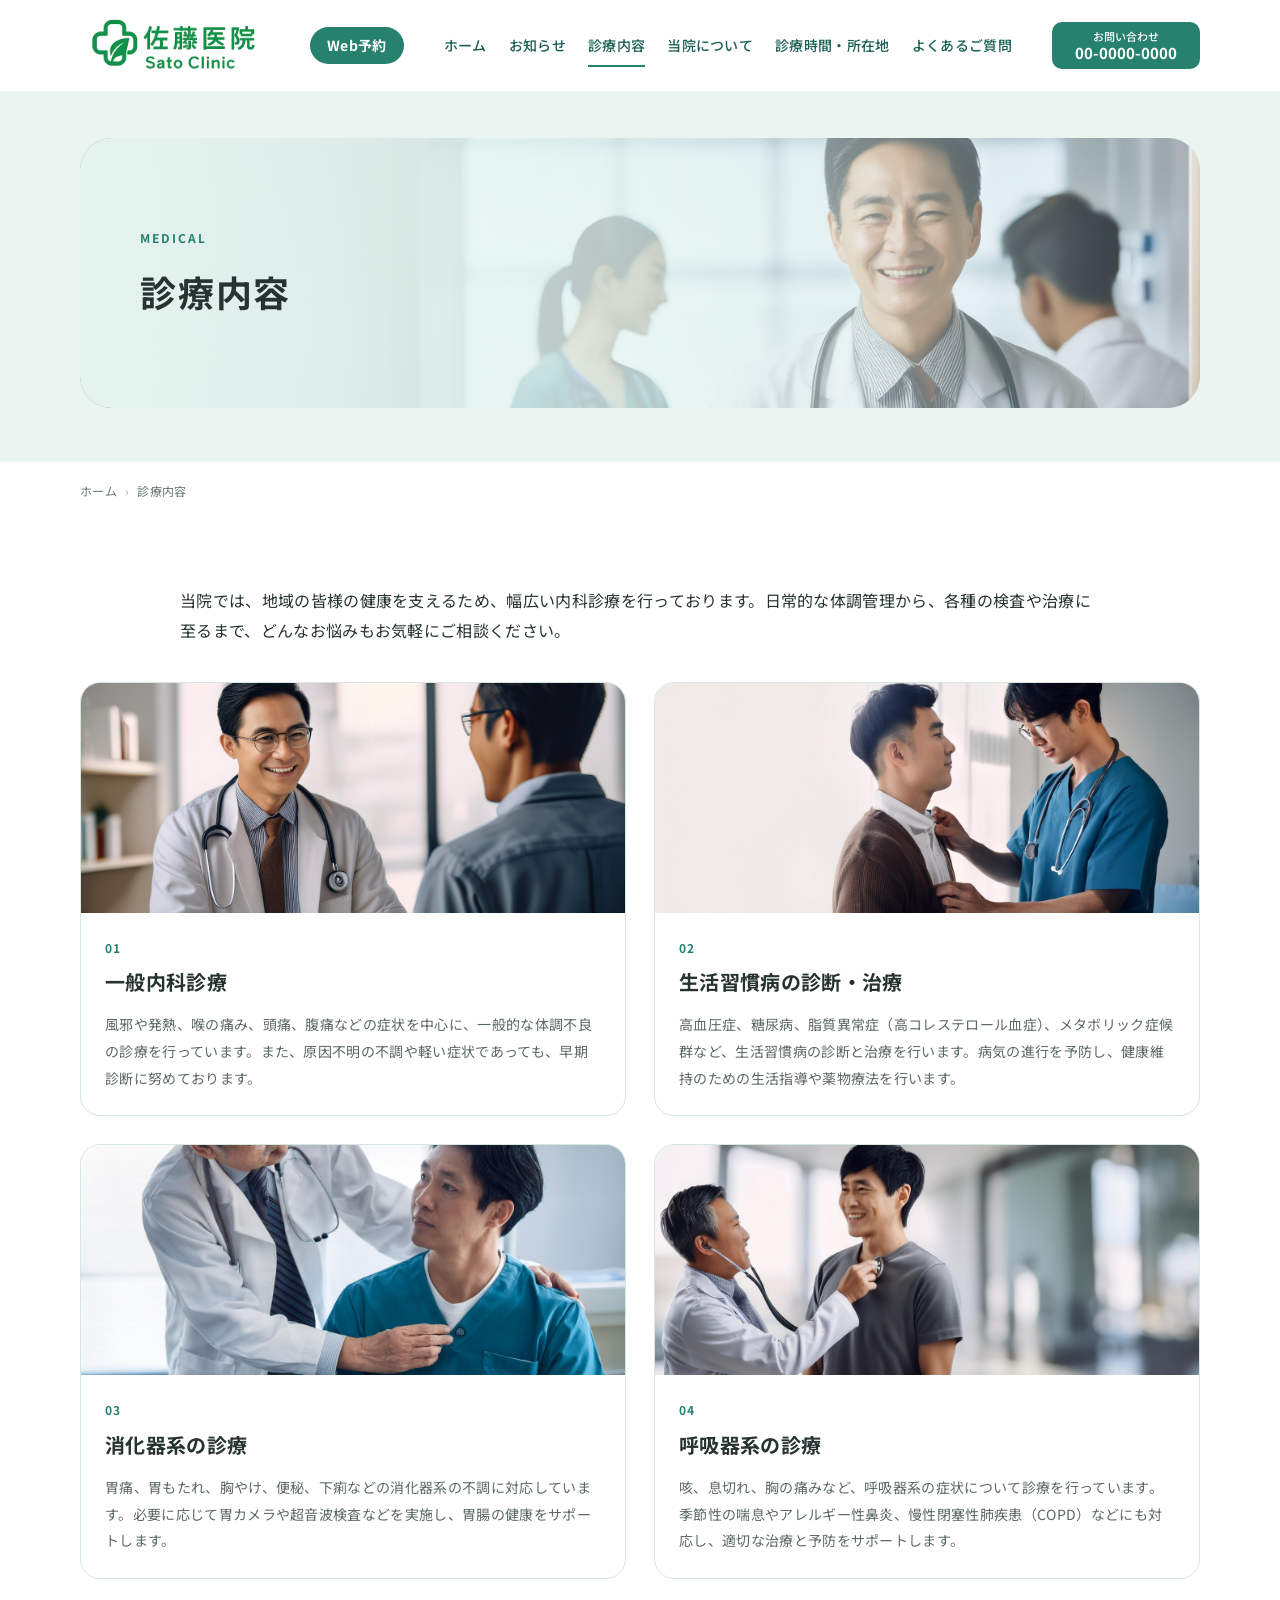
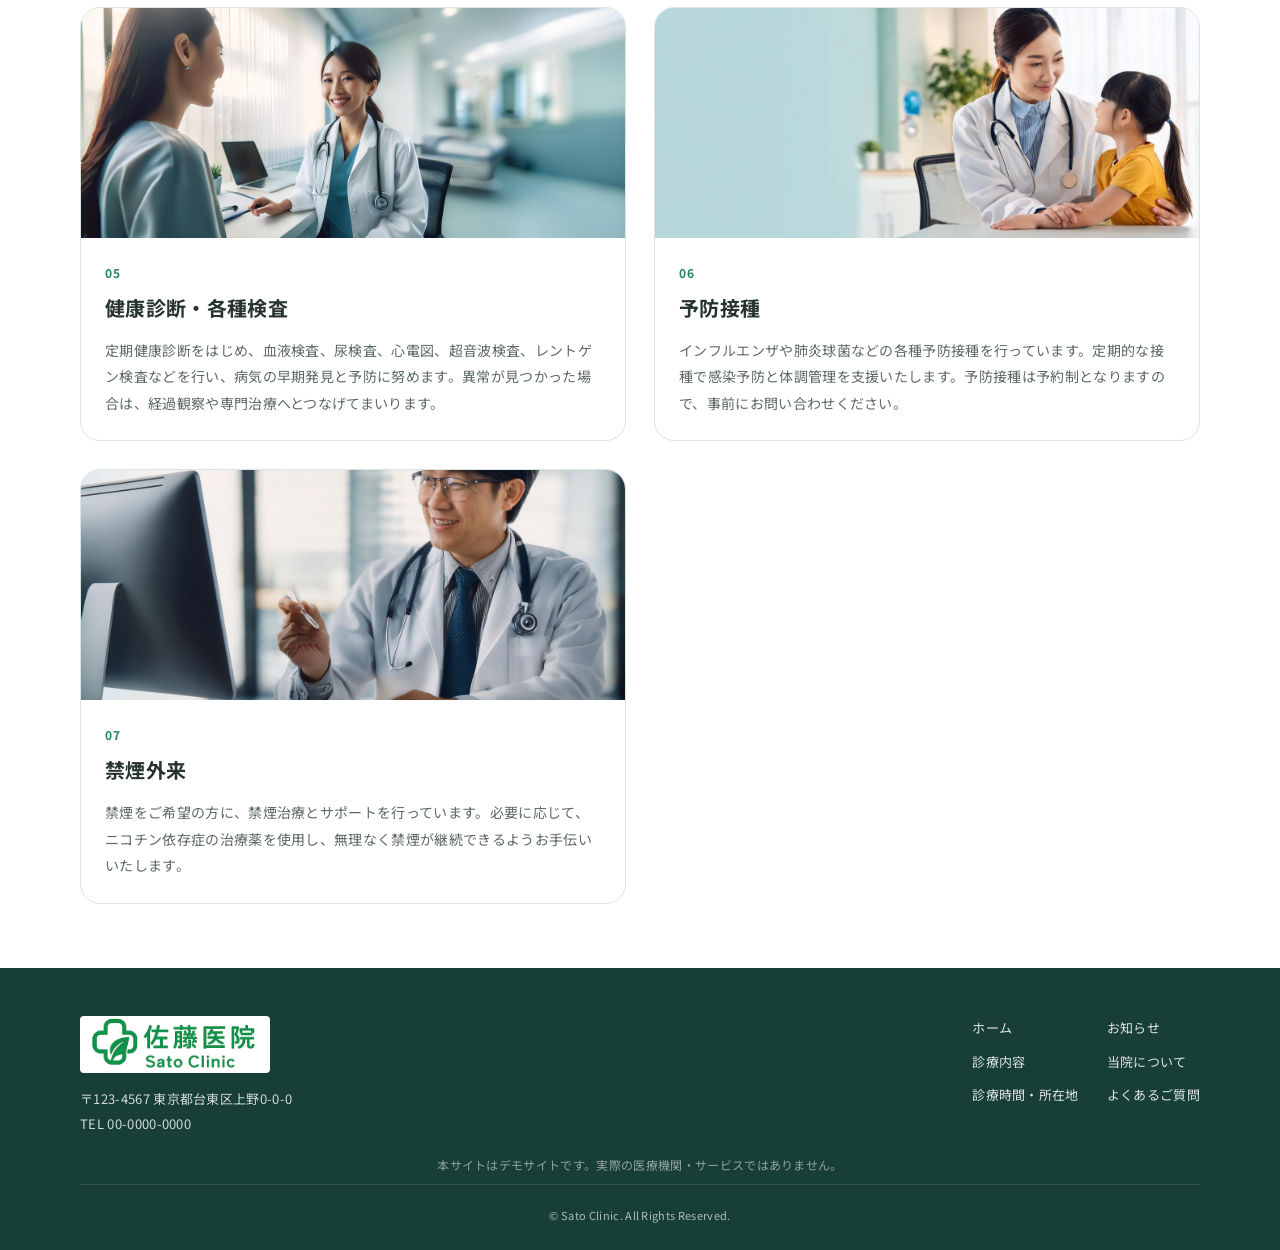
<file: medical/index.html>
<!doctype html><html lang="ja"><head><meta charset="UTF-8"><meta name="viewport" content="width=device-width, initial-scale=1.0"><meta name="description" content="佐藤医院の診療内容ページのデモサイトです。教材用の架空情報を掲載しています。"><meta name="robots" content="noindex, nofollow"><title>診療内容｜佐藤医院｜デモサイト</title><link rel="stylesheet" href="../css/style.css"></head><body>
<header class="site-header"><div class="container header-inner"><a class="logo" href="../index.html"><img src="../img/Logo/logo.png" alt="佐藤医院 Sato Clinic"></a><nav class="global-nav" aria-label="メインナビゲーション"><ul><li><a href="../index.html">ホーム</a></li><li><a href="../information/index.html">お知らせ</a></li><li><a href="../medical/index.html" aria-current="page">診療内容</a></li><li><a href="../about/index.html">当院について</a></li><li><a href="../access/index.html">診療時間・所在地</a></li><li><a href="../faq/index.html">よくあるご質問</a></li></ul></nav></div></header>
<main><section class="page-hero"><div class="container"><div class="page-hero-inner has-image" style="background-image:url('../img/Medical_Image/medical_2.jpg');background-position:center 20%"><div class="page-hero-copy"><span class="en">MEDICAL</span><h1>診療内容</h1></div></div></div></section><div class="container breadcrumb"><a href="../index.html">ホーム</a><span>›</span>診療内容</div><section class="content-section"><div class="container"><div class="prose"><p>当院では、地域の皆様の健康を支えるため、幅広い内科診療を行っております。日常的な体調管理から、各種の検査や治療に至るまで、どんなお悩みもお気軽にご相談ください。</p></div><div class="detail-grid" style="margin-top:36px"><article id="medical-1" class="detail-card"><img src="../img/Medical_Image/medical_8.jpg" alt="一般内科診療"><div class="body"><span class="num">01</span><h3>一般内科診療</h3><p>風邪や発熱、喉の痛み、頭痛、腹痛などの症状を中心に、一般的な体調不良の診療を行っています。また、原因不明の不調や軽い症状であっても、早期診断に努めております。</p></div></article><article id="medical-2" class="detail-card"><img src="../img/Medical_Image/medical_6.jpg" alt="生活習慣病の診断・治療"><div class="body"><span class="num">02</span><h3>生活習慣病の診断・治療</h3><p>高血圧症、糖尿病、脂質異常症（高コレステロール血症）、メタボリック症候群など、生活習慣病の診断と治療を行います。病気の進行を予防し、健康維持のための生活指導や薬物療法を行います。</p></div></article><article id="medical-3" class="detail-card"><img src="../img/Patient_Image/patient_6.jpg" alt="消化器系の診療"><div class="body"><span class="num">03</span><h3>消化器系の診療</h3><p>胃痛、胃もたれ、胸やけ、便秘、下痢などの消化器系の不調に対応しています。必要に応じて胃カメラや超音波検査などを実施し、胃腸の健康をサポートします。</p></div></article><article id="medical-4" class="detail-card"><img src="../img/Medical_Image/medical_10.jpg" alt="呼吸器系の診療"><div class="body"><span class="num">04</span><h3>呼吸器系の診療</h3><p>咳、息切れ、胸の痛みなど、呼吸器系の症状について診療を行っています。季節性の喘息やアレルギー性鼻炎、慢性閉塞性肺疾患（COPD）などにも対応し、適切な治療と予防をサポートします。</p></div></article><article id="medical-5" class="detail-card"><img src="../img/Medical_Image/medical_4.jpg" alt="健康診断・各種検査"><div class="body"><span class="num">05</span><h3>健康診断・各種検査</h3><p>定期健康診断をはじめ、血液検査、尿検査、心電図、超音波検査、レントゲン検査などを行い、病気の早期発見と予防に努めます。異常が見つかった場合は、経過観察や専門治療へとつなげてまいります。</p></div></article><article id="medical-6" class="detail-card"><img src="../img/Patient_Image/patient_10.jpg" alt="予防接種"><div class="body"><span class="num">06</span><h3>予防接種</h3><p>インフルエンザや肺炎球菌などの各種予防接種を行っています。定期的な接種で感染予防と体調管理を支援いたします。予防接種は予約制となりますので、事前にお問い合わせください。</p></div></article><article id="medical-7" class="detail-card"><img src="../img/Medical_Image/medical_1.jpg" alt="禁煙外来"><div class="body"><span class="num">07</span><h3>禁煙外来</h3><p>禁煙をご希望の方に、禁煙治療とサポートを行っています。必要に応じて、ニコチン依存症の治療薬を使用し、無理なく禁煙が継続できるようお手伝いいたします。</p></div></article></div></div></section></main><footer class="site-footer"><div class="container"><div class="footer-top"><div class="footer-brand"><img src="../img/Logo/logo.png" alt="佐藤医院"><p>〒123-4567 東京都台東区上野0-0-0<br>TEL 00-0000-0000</p></div><nav class="footer-nav" aria-label="フッターナビゲーション"><a href="../index.html">ホーム</a><a href="../information/index.html">お知らせ</a><a href="../medical/index.html">診療内容</a><a href="../about/index.html">当院について</a><a href="../access/index.html">診療時間・所在地</a><a href="../faq/index.html">よくあるご質問</a></nav></div><div class="copyright">© Sato Clinic. All Rights Reserved.</div></div></footer><script src="../js/script.js"></script></body></html>
</file>
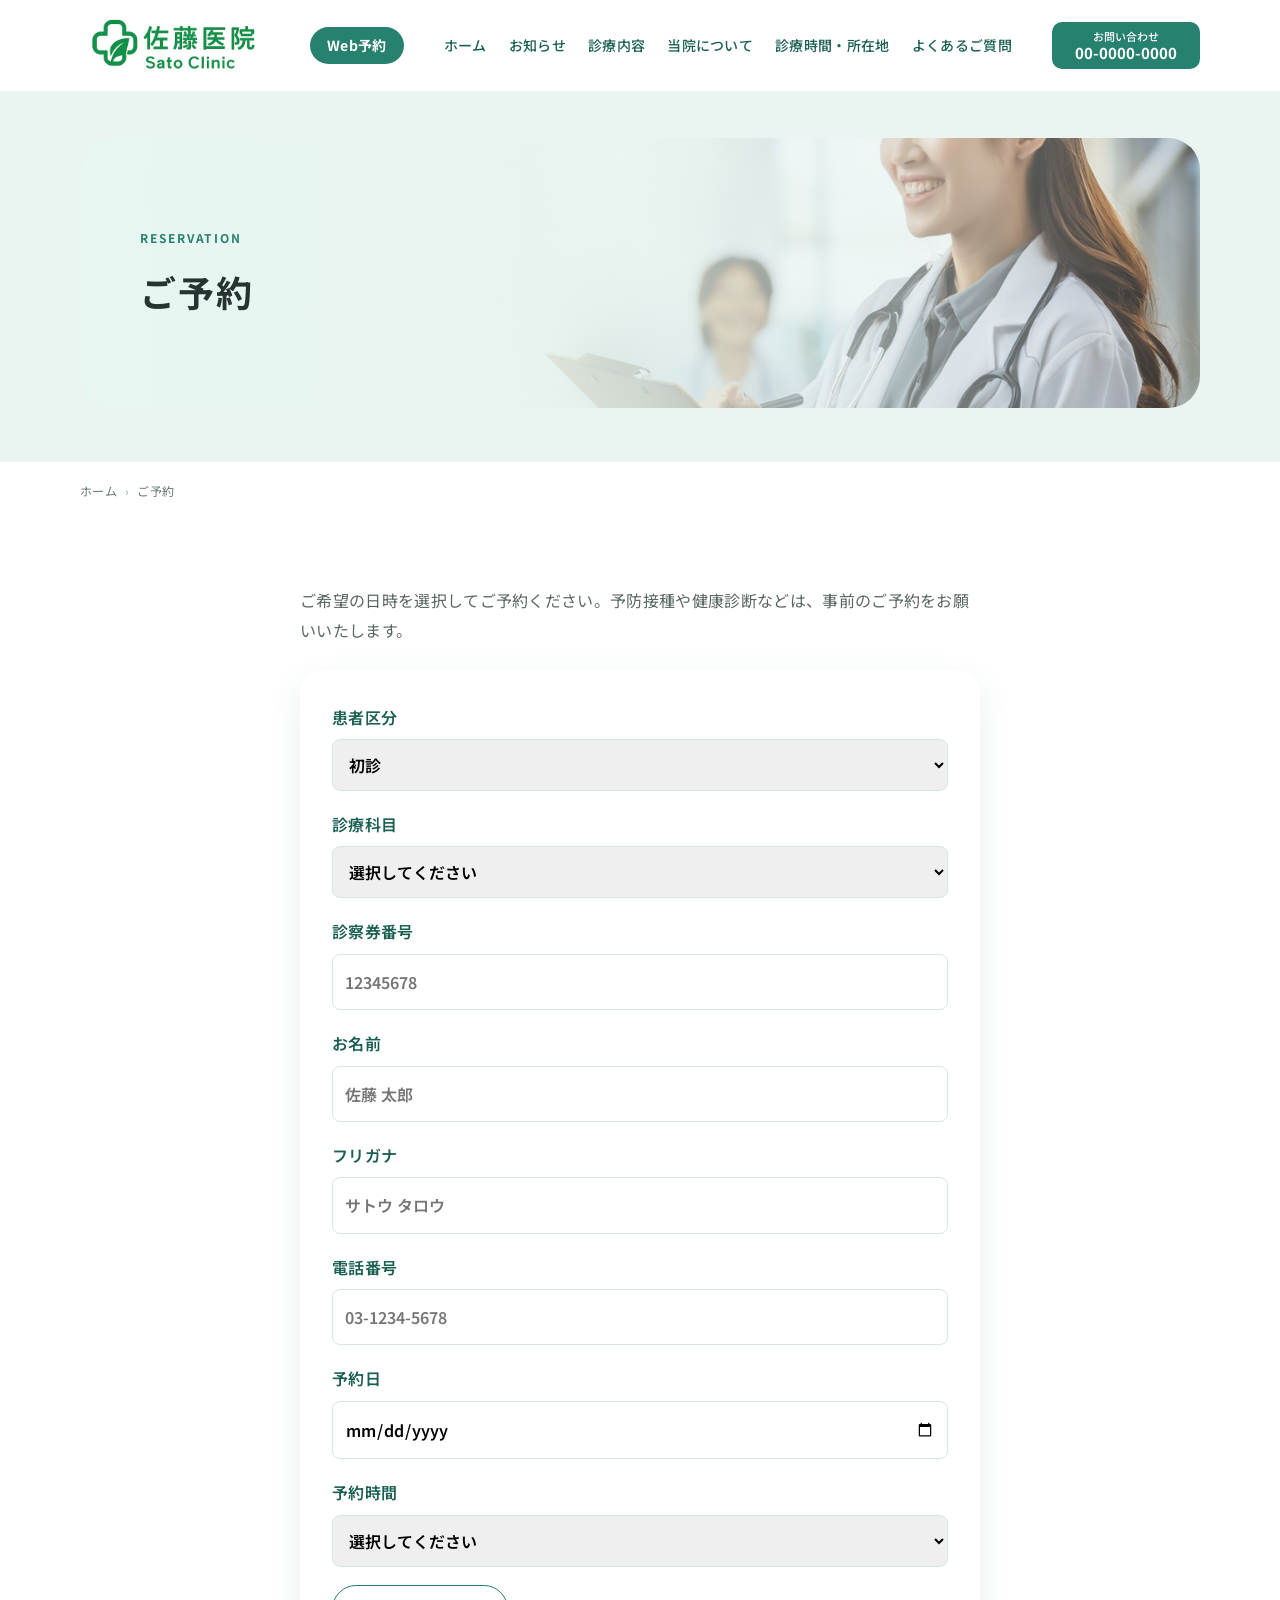
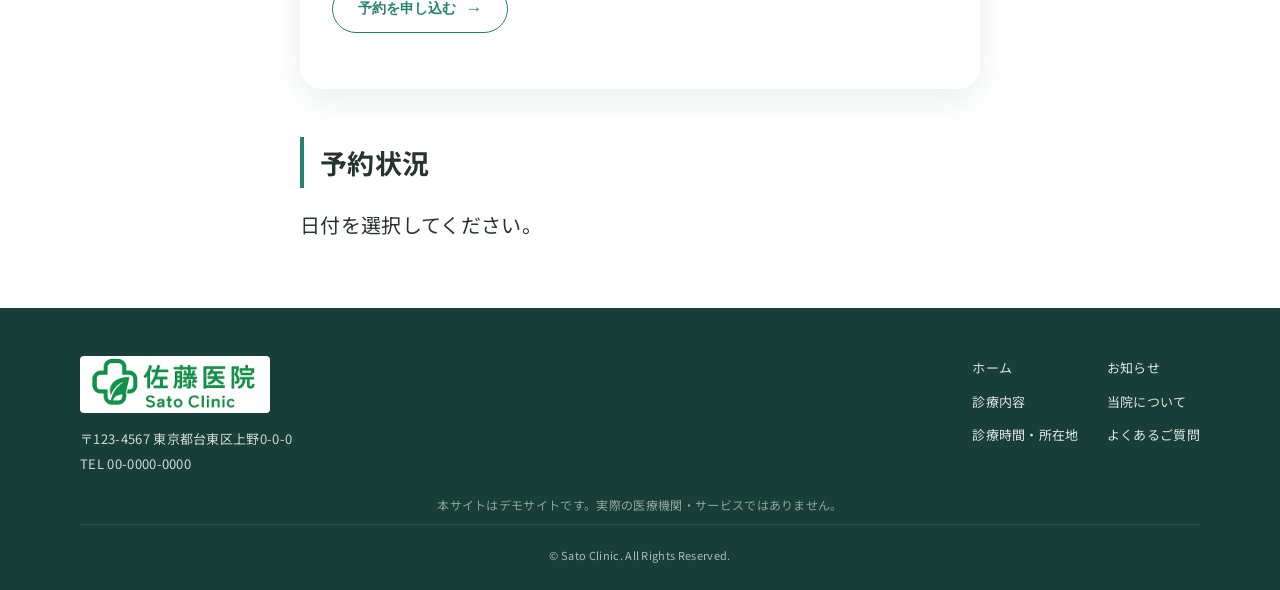
<file: reservation/index.html>
<!doctype html>
<html lang="ja">
<head><meta charset="UTF-8"><meta name="viewport" content="width=device-width,initial-scale=1"><meta name="description" content="佐藤医院の予約ページのデモサイトです。教材用の架空情報を掲載しています。"><meta name="robots" content="noindex, nofollow"><title>ご予約｜佐藤医院｜デモサイト</title><link rel="stylesheet" href="../css/style.css"></head>
<body>
<header class="site-header"><div class="container header-inner"><a class="logo" href="../index.html"><img src="../img/Logo/logo.png" alt="佐藤医院 Sato Clinic"></a><nav class="global-nav" aria-label="メインナビゲーション"><ul><li><a href="../index.html">ホーム</a></li><li><a href="../information/index.html">お知らせ</a></li><li><a href="../medical/index.html">診療内容</a></li><li><a href="../about/index.html">当院について</a></li><li><a href="../access/index.html">診療時間・所在地</a></li><li><a href="../faq/index.html">よくあるご質問</a></li></ul></nav></div></header>
<main><section class="page-hero"><div class="container"><div class="page-hero-inner has-image" style="background-image:url('../img/Patient_Image/patient_1.jpg')"><div class="page-hero-copy"><span class="en">RESERVATION</span><h1>ご予約</h1></div></div></div></section><div class="container breadcrumb"><a href="../index.html">ホーム</a><span>›</span>ご予約</div>
<section class="content-section reservation-page"><div class="container"><div class="prose reservation-lead"><p>ご希望の日時を選択してご予約ください。予防接種や健康診断などは、事前のご予約をお願いいたします。</p></div><form id="reservation-form" class="reservation-form"><label>患者区分<select id="patient-type" required><option value="new">初診</option><option value="existing">再診</option></select></label><label>診療科目<select id="department" required><option value="">選択してください</option><option>内科</option><option>循環器内科</option><option>呼吸器内科</option><option>予防接種・健康診断</option><option>生活習慣病</option></select></label><label id="card-number-field" hidden>診察券番号<input id="card-number"></label><label>お名前<input id="patient-name" required></label><label>電話番号<input id="patient-phone" required type="tel"></label><label>予約日<input id="reserve-date" required type="date"></label><label>予約時間<select id="reserve-time" required><option value="">選択してください</option><option>09:00〜10:00</option><option>10:00〜11:00</option><option>11:00〜12:00</option><option>13:00〜14:00</option><option>14:00〜15:00</option><option>15:00〜16:00</option><option>16:00〜17:00</option><option>17:00〜18:00</option></select></label><button class="btn" type="submit">予約を申し込む</button><p id="reservation-result" class="reservation-result"></p></form><h2 class="content-title reservation-status-title">予約状況</h2><div id="availability"></div></div></section></main>
<footer class="site-footer"><div class="container"><div class="footer-top"><div class="footer-brand"><img src="../img/Logo/logo.png" alt="佐藤医院"><p>〒123-4567 東京都台東区上野0-0-0<br>TEL 00-0000-0000</p></div><nav class="footer-nav" aria-label="フッターナビゲーション"><a href="../index.html">ホーム</a><a href="../information/index.html">お知らせ</a><a href="../medical/index.html">診療内容</a><a href="../about/index.html">当院について</a><a href="../access/index.html">診療時間・所在地</a><a href="../faq/index.html">よくあるご質問</a></nav></div><div class="copyright">© Sato Clinic. All Rights Reserved.</div></div></footer><script src="../js/script.js"></script><script src="../js/reservation.js"></script>
</body>
</html>
</file>
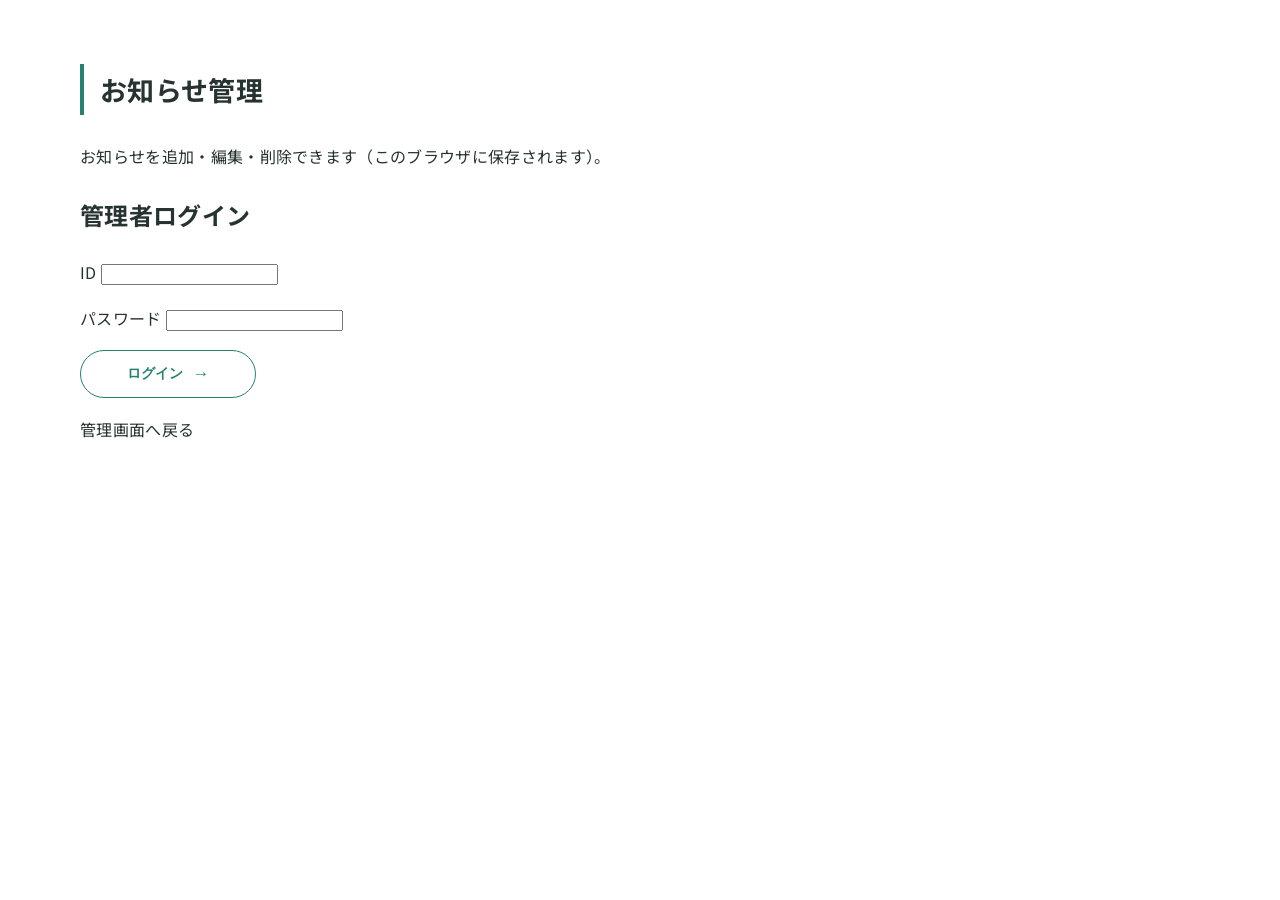
<file: admin/news.html>
<!doctype html><html lang="ja"><head><meta charset="UTF-8"><meta name="viewport" content="width=device-width,initial-scale=1"><title>お知らせ管理｜佐藤医院</title><link rel="stylesheet" href="../css/style.css"></head><body><main class="content-section"><div class="container"><h1 class="content-title">お知らせ管理</h1><p>お知らせを追加・編集・削除できます（このブラウザに保存されます）。</p><form id="login-form"><h2>管理者ログイン</h2><p><label>ID <input id="login-id" required autocomplete="username"></label></p><p><label>パスワード <input id="login-pass" type="password" required autocomplete="current-password"></label></p><button class="btn" type="submit">ログイン</button><p id="login-error" aria-live="polite"></p></form><div id="admin-content" hidden><form id="news-form"><input type="hidden" id="edit-index"><p><label>日付 <input id="date" required placeholder="2025.12.01"></label></p><p><label>タイトル <input id="title" required></label></p><p><label>タグ <input id="tag" value="お知らせ" required></label></p><button class="btn" type="submit">保存</button></form><div id="news-admin-list"></div><p><button id="logout" type="button">ログアウト</button></p></div><p><a href="index.html">管理画面へ戻る</a></p></div></main><script src="../js/admin-news.js"></script></body></html>
</file>
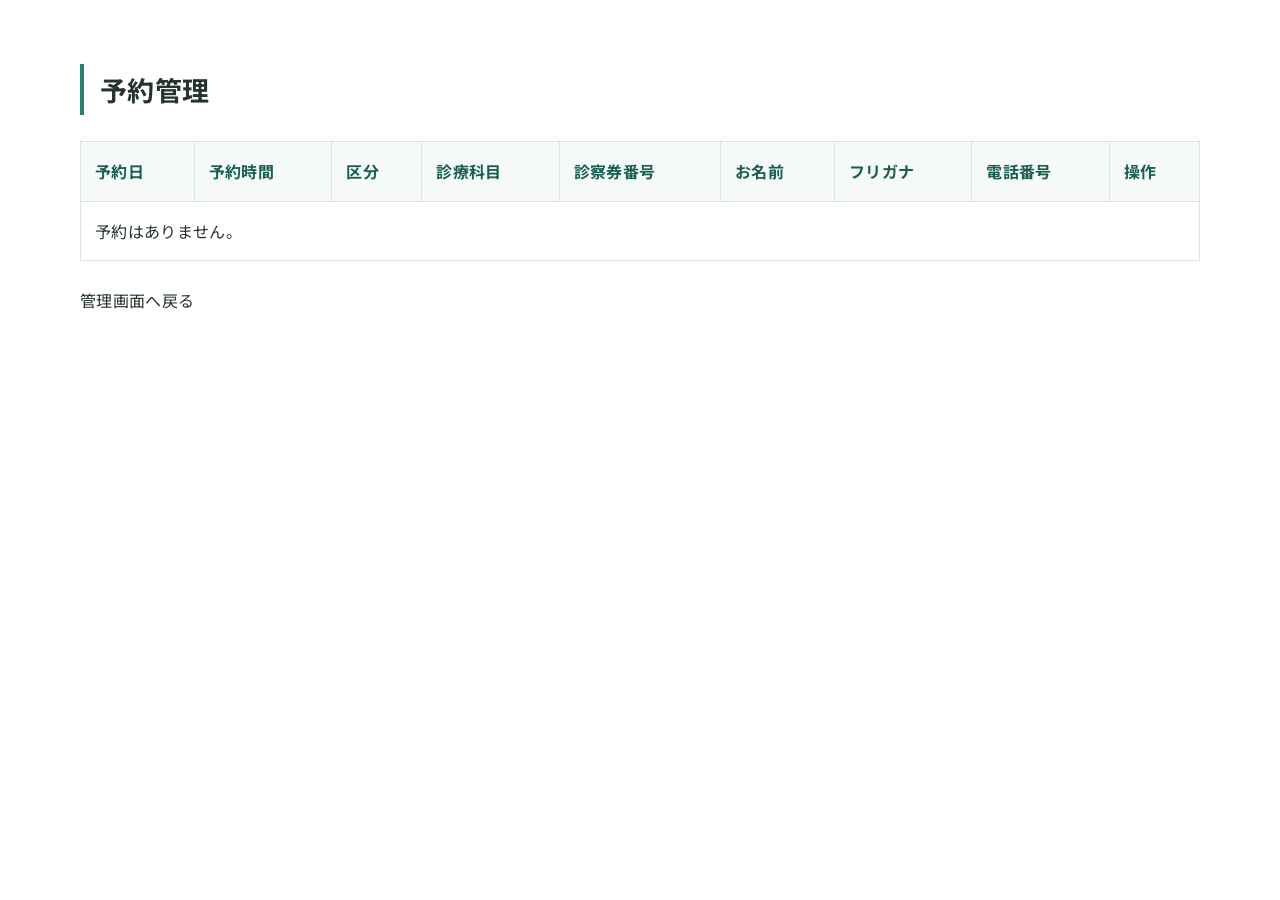
<file: admin/reservations.html>
<!doctype html><html lang="ja"><head><meta charset="UTF-8"><meta name="viewport" content="width=device-width,initial-scale=1"><title>予約管理｜佐藤医院</title><link rel="stylesheet" href="../css/style.css"></head><body><main class="content-section"><div class="container"><h1 class="content-title">予約管理</h1><table class="admin-reservation-table"><thead><tr><th>予約日</th><th>予約時間</th><th>区分</th><th>診療科目</th><th>診察券番号</th><th>お名前</th><th>フリガナ</th><th>電話番号</th><th>操作</th></tr></thead><tbody id="reservation-list"><tr><td colspan="9">予約はありません。</td></tr></tbody></table><p><a href="index.html">管理画面へ戻る</a></p></div></main><script>const k="satoClinicReservations";function draw(){const a=JSON.parse(localStorage.getItem(k)||"[]").sort((x,y)=>(x.date+x.time).localeCompare(y.date+y.time));document.querySelector("#reservation-list").innerHTML=a.length?a.map(r=>`<tr><td>${r.date}</td><td>${r.time}</td><td>${r.type==="existing"?"再診":"初診"}</td><td>${r.department||""}</td><td>${r.cardNumber||""}</td><td>${r.name||""}</td><td>${r.kana||""}</td><td>${r.phone||""}</td><td><button class="reservation-cancel" type="button" data-id="${r.id}">キャンセル</button></td></tr>`).join(""):"<tr><td colspan=\"9\">予約はありません。</td></tr>";document.querySelectorAll(".reservation-cancel").forEach(b=>b.onclick=()=>{if(!confirm("この予約をキャンセルしますか？"))return;const id=Number(b.dataset.id);localStorage.setItem(k,JSON.stringify(JSON.parse(localStorage.getItem(k)||"[]").filter(r=>r.id!==id)));draw()})}draw();</script></body></html>
</file>
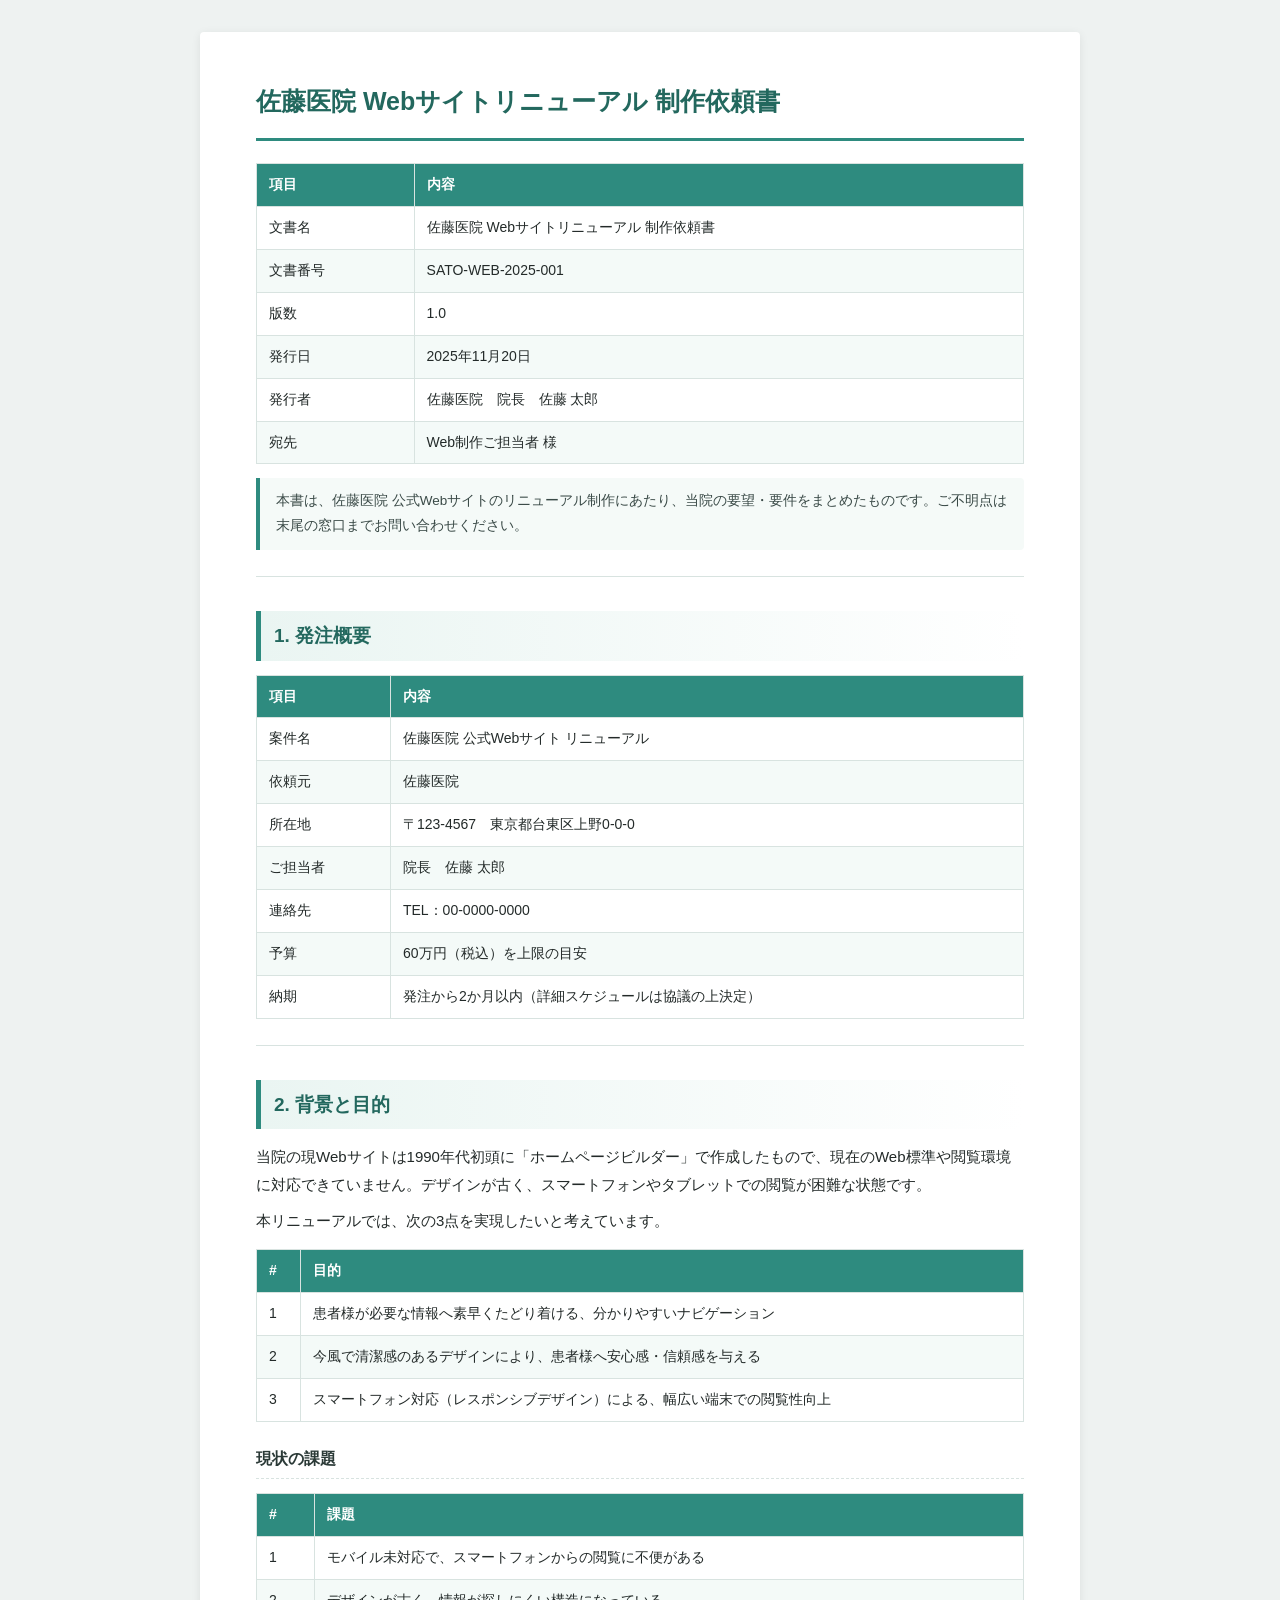
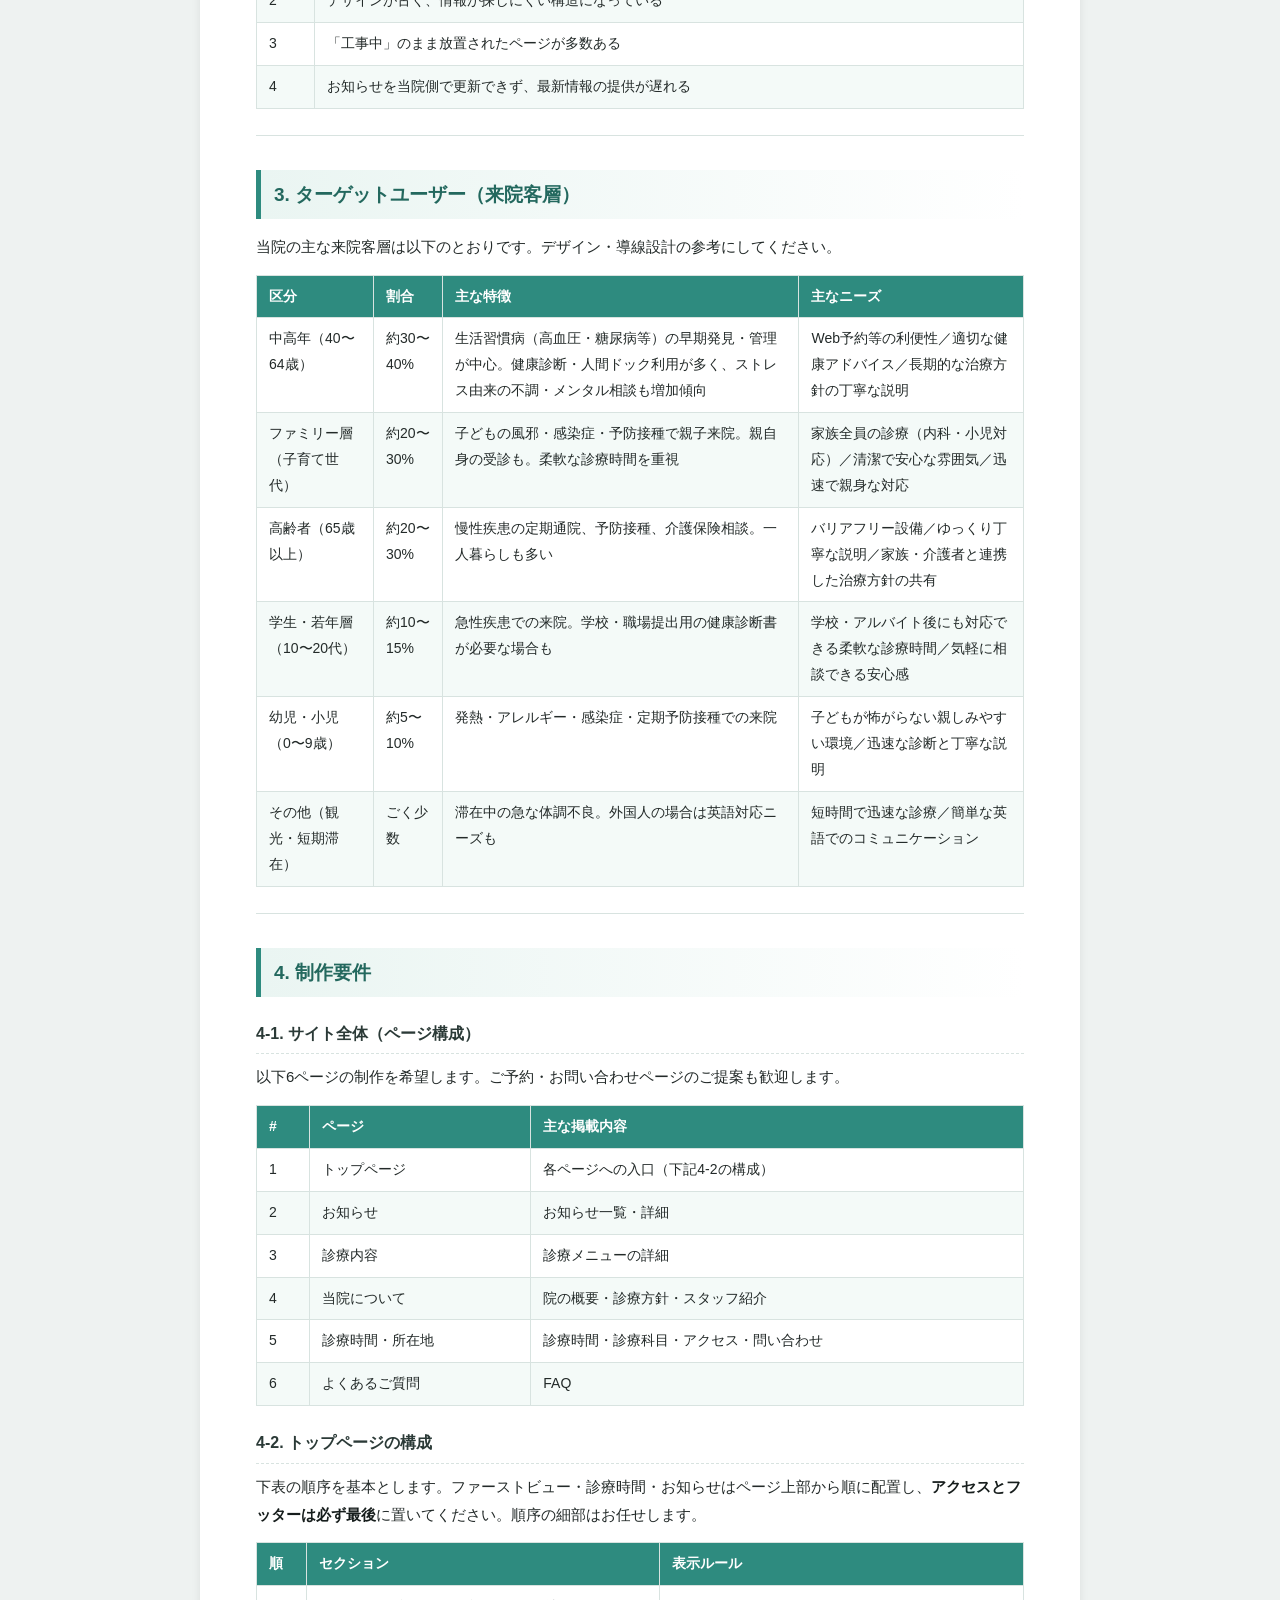
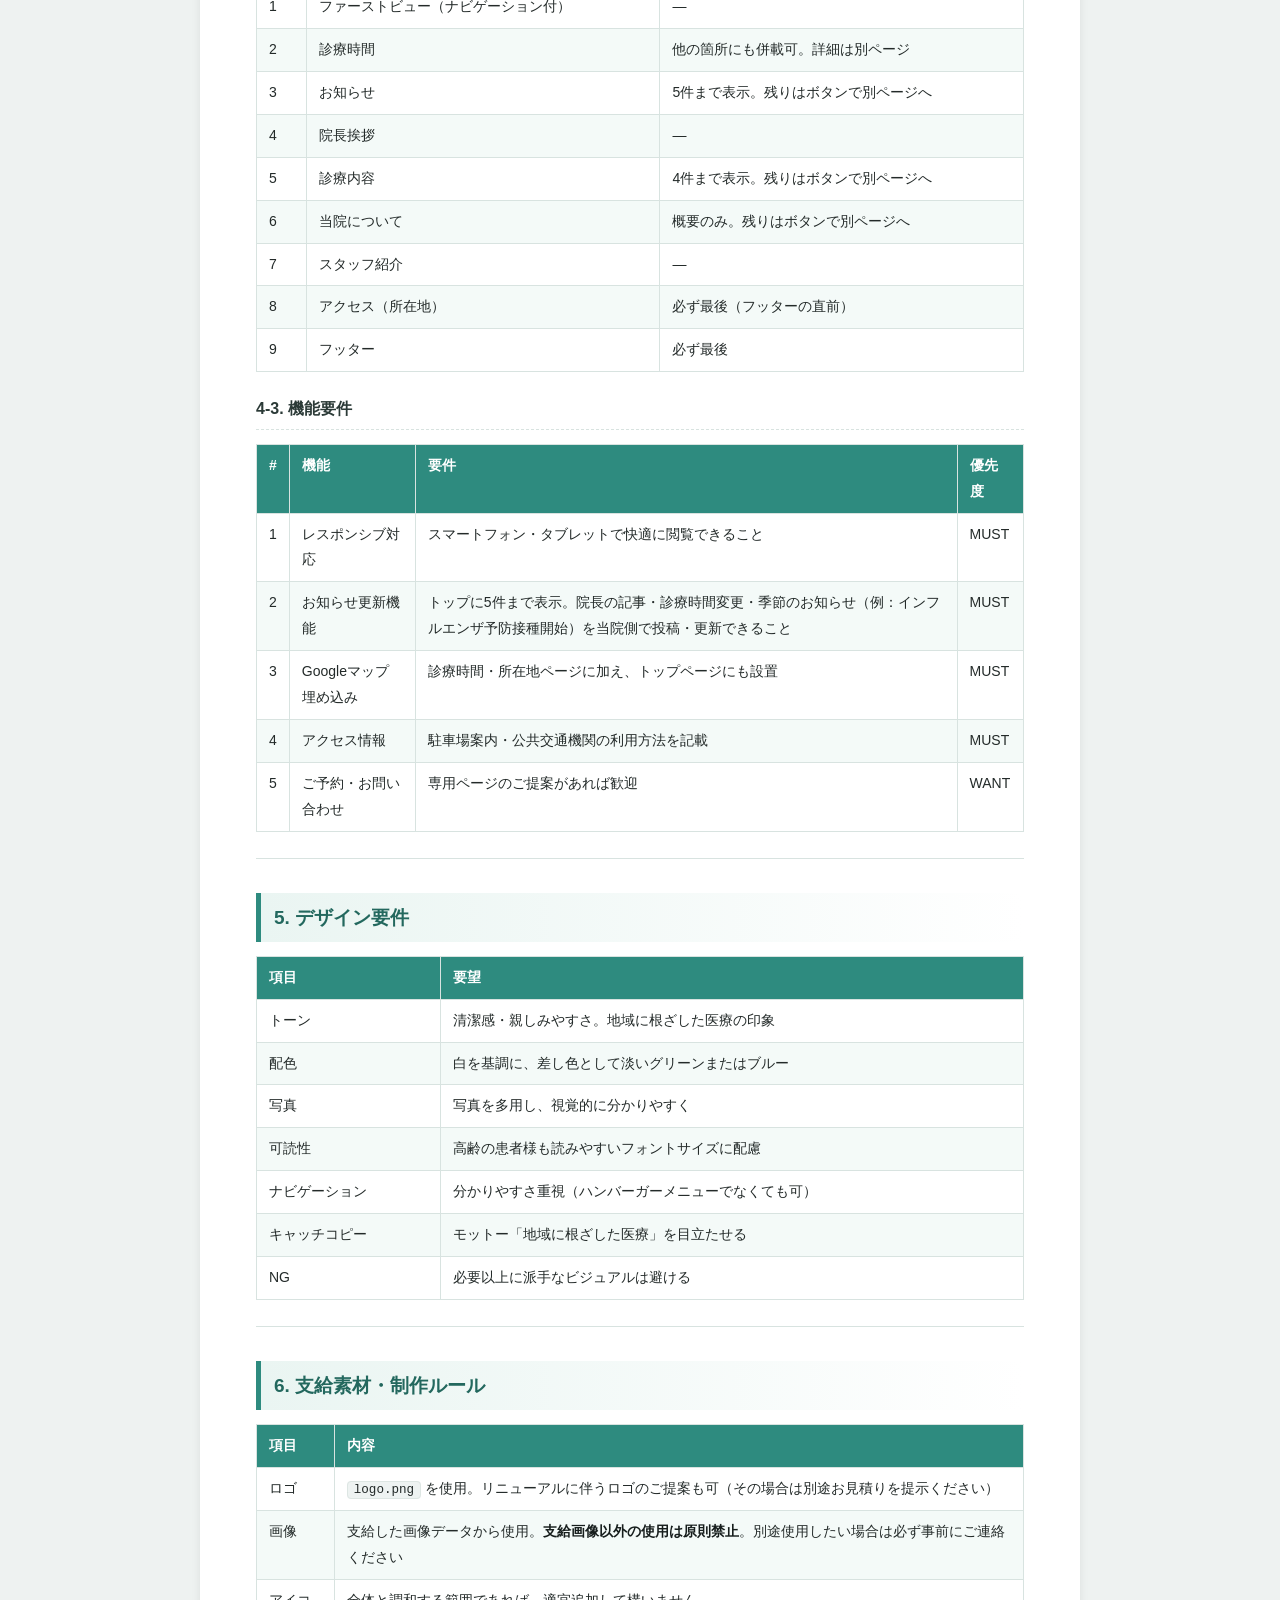
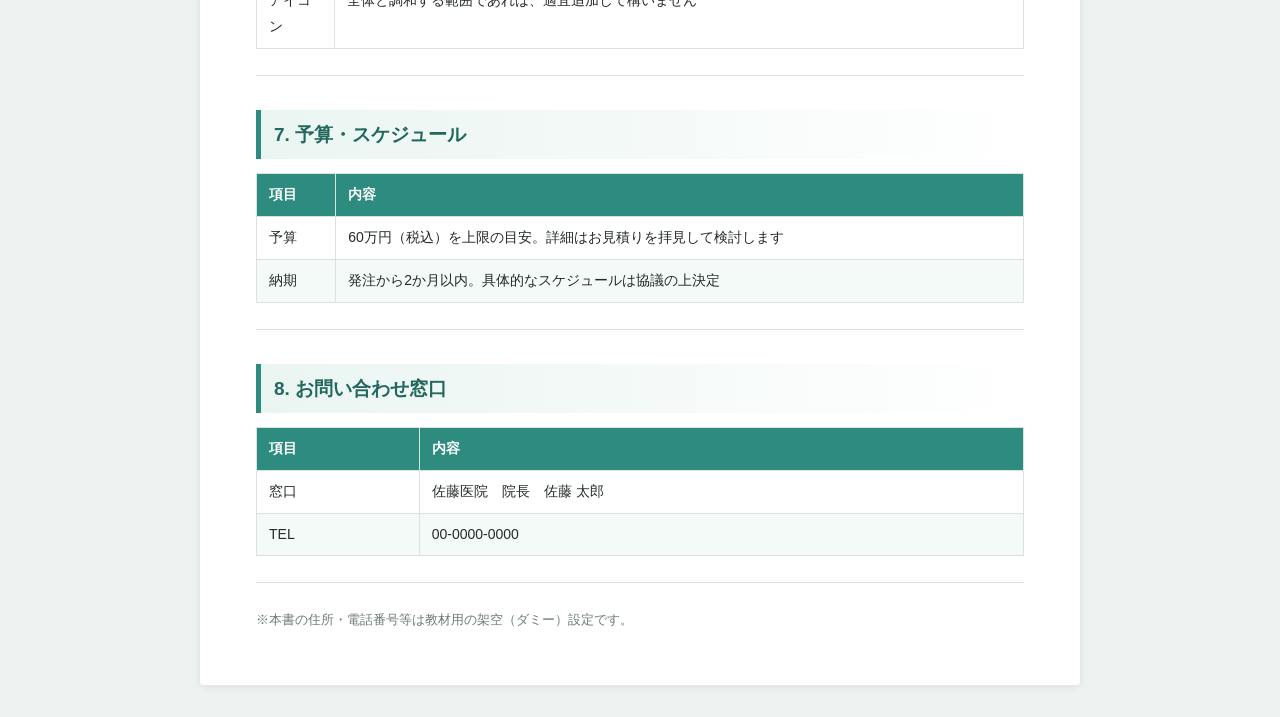
<file: docs/制作依頼書.html>
<!doctype html><html lang="ja"><head><meta charset="utf-8"><meta name="viewport" content="width=device-width, initial-scale=1"><title>佐藤医院 Webサイトリニューアル 制作依頼書</title><style>
:root{--accent:#2E8B7F;--accent-dark:#23685E;--line:#d8e3e0;--muted:#6B7B77;}
*{box-sizing:border-box;}
body{margin:0;background:#eef2f1;color:#232A29;line-height:1.85;font-size:15px;
 font-family:"Yu Gothic",YuGothic,"Hiragino Kaku Gothic ProN","Noto Sans JP","Meiryo",sans-serif;}
.page{max-width:880px;margin:32px auto;background:#fff;padding:46px 56px;
 box-shadow:0 2px 10px rgba(0,0,0,.08);border-radius:4px;}
h1{font-size:25px;color:var(--accent-dark);margin:0 0 22px;padding-bottom:14px;border-bottom:3px solid var(--accent);}
h2{font-size:19px;color:var(--accent-dark);margin:34px 0 14px;padding:7px 0 7px 13px;
 border-left:5px solid var(--accent);background:linear-gradient(90deg,#eaf5f2,rgba(255,255,255,0));}
h3{font-size:16px;color:#2b3a37;margin:22px 0 9px;padding-bottom:5px;border-bottom:1px dashed var(--line);}
p{margin:9px 0;}
strong{color:#161d1c;}
code{background:#eef3f2;border:1px solid #dde6e3;border-radius:4px;padding:1px 6px;
 font-family:Consolas,"Courier New",monospace;font-size:.9em;}
table{width:100%;border-collapse:collapse;margin:14px 0;font-size:14px;}
th,td{border:1px solid var(--line);padding:8px 12px;text-align:left;vertical-align:top;}
th{background:var(--accent);color:#fff;font-weight:600;}
tbody tr:nth-child(even){background:#f4faf8;}
ul{margin:9px 0;padding-left:1.4em;}
li{margin:4px 0;}
blockquote{margin:14px 0;padding:11px 16px;background:#f5faf8;border-left:4px solid var(--accent);
 color:#3a4a47;font-size:13.5px;border-radius:0 4px 4px 0;}
.small{color:var(--muted);font-size:12.5px;margin:6px 0;}
.right{text-align:right;}
hr{border:0;border-top:1px solid var(--line);margin:26px 0;}
@media print{body{background:#fff;}.page{box-shadow:none;margin:0;max-width:none;padding:0;border-radius:0;}}
@media (max-width:620px){.page{padding:24px 18px;}table{font-size:13px;}th,td{padding:6px 8px;}}
</style></head><body><main class="page"><h1>佐藤医院 Webサイトリニューアル 制作依頼書</h1>
<table><thead><tr><th>項目</th><th>内容</th></tr></thead><tbody><tr><td>文書名</td><td>佐藤医院 Webサイトリニューアル 制作依頼書</td></tr><tr><td>文書番号</td><td>SATO-WEB-2025-001</td></tr><tr><td>版数</td><td>1.0</td></tr><tr><td>発行日</td><td>2025年11月20日</td></tr><tr><td>発行者</td><td>佐藤医院　院長　佐藤 太郎</td></tr><tr><td>宛先</td><td>Web制作ご担当者 様</td></tr></tbody></table>
<blockquote>本書は、佐藤医院 公式Webサイトのリニューアル制作にあたり、当院の要望・要件をまとめたものです。ご不明点は末尾の窓口までお問い合わせください。</blockquote>
<hr>
<h2>1. 発注概要</h2>
<table><thead><tr><th>項目</th><th>内容</th></tr></thead><tbody><tr><td>案件名</td><td>佐藤医院 公式Webサイト リニューアル</td></tr><tr><td>依頼元</td><td>佐藤医院</td></tr><tr><td>所在地</td><td>〒123-4567　東京都台東区上野0-0-0</td></tr><tr><td>ご担当者</td><td>院長　佐藤 太郎</td></tr><tr><td>連絡先</td><td>TEL：00-0000-0000</td></tr><tr><td>予算</td><td>60万円（税込）を上限の目安</td></tr><tr><td>納期</td><td>発注から2か月以内（詳細スケジュールは協議の上決定）</td></tr></tbody></table>
<hr>
<h2>2. 背景と目的</h2>
<p>当院の現Webサイトは1990年代初頭に「ホームページビルダー」で作成したもので、現在のWeb標準や閲覧環境に対応できていません。デザインが古く、スマートフォンやタブレットでの閲覧が困難な状態です。</p>
<p>本リニューアルでは、次の3点を実現したいと考えています。</p>
<table><thead><tr><th>#</th><th>目的</th></tr></thead><tbody><tr><td>1</td><td>患者様が必要な情報へ素早くたどり着ける、分かりやすいナビゲーション</td></tr><tr><td>2</td><td>今風で清潔感のあるデザインにより、患者様へ安心感・信頼感を与える</td></tr><tr><td>3</td><td>スマートフォン対応（レスポンシブデザイン）による、幅広い端末での閲覧性向上</td></tr></tbody></table>
<h3>現状の課題</h3>
<table><thead><tr><th>#</th><th>課題</th></tr></thead><tbody><tr><td>1</td><td>モバイル未対応で、スマートフォンからの閲覧に不便がある</td></tr><tr><td>2</td><td>デザインが古く、情報が探しにくい構造になっている</td></tr><tr><td>3</td><td>「工事中」のまま放置されたページが多数ある</td></tr><tr><td>4</td><td>お知らせを当院側で更新できず、最新情報の提供が遅れる</td></tr></tbody></table>
<hr>
<h2>3. ターゲットユーザー（来院客層）</h2>
<p>当院の主な来院客層は以下のとおりです。デザイン・導線設計の参考にしてください。</p>
<table><thead><tr><th>区分</th><th>割合</th><th>主な特徴</th><th>主なニーズ</th></tr></thead><tbody><tr><td>中高年（40〜64歳）</td><td>約30〜40%</td><td>生活習慣病（高血圧・糖尿病等）の早期発見・管理が中心。健康診断・人間ドック利用が多く、ストレス由来の不調・メンタル相談も増加傾向</td><td>Web予約等の利便性／適切な健康アドバイス／長期的な治療方針の丁寧な説明</td></tr><tr><td>ファミリー層（子育て世代）</td><td>約20〜30%</td><td>子どもの風邪・感染症・予防接種で親子来院。親自身の受診も。柔軟な診療時間を重視</td><td>家族全員の診療（内科・小児対応）／清潔で安心な雰囲気／迅速で親身な対応</td></tr><tr><td>高齢者（65歳以上）</td><td>約20〜30%</td><td>慢性疾患の定期通院、予防接種、介護保険相談。一人暮らしも多い</td><td>バリアフリー設備／ゆっくり丁寧な説明／家族・介護者と連携した治療方針の共有</td></tr><tr><td>学生・若年層（10〜20代）</td><td>約10〜15%</td><td>急性疾患での来院。学校・職場提出用の健康診断書が必要な場合も</td><td>学校・アルバイト後にも対応できる柔軟な診療時間／気軽に相談できる安心感</td></tr><tr><td>幼児・小児（0〜9歳）</td><td>約5〜10%</td><td>発熱・アレルギー・感染症・定期予防接種での来院</td><td>子どもが怖がらない親しみやすい環境／迅速な診断と丁寧な説明</td></tr><tr><td>その他（観光・短期滞在）</td><td>ごく少数</td><td>滞在中の急な体調不良。外国人の場合は英語対応ニーズも</td><td>短時間で迅速な診療／簡単な英語でのコミュニケーション</td></tr></tbody></table>
<hr>
<h2>4. 制作要件</h2>
<h3>4-1. サイト全体（ページ構成）</h3>
<p>以下6ページの制作を希望します。ご予約・お問い合わせページのご提案も歓迎します。</p>
<table><thead><tr><th>#</th><th>ページ</th><th>主な掲載内容</th></tr></thead><tbody><tr><td>1</td><td>トップページ</td><td>各ページへの入口（下記4-2の構成）</td></tr><tr><td>2</td><td>お知らせ</td><td>お知らせ一覧・詳細</td></tr><tr><td>3</td><td>診療内容</td><td>診療メニューの詳細</td></tr><tr><td>4</td><td>当院について</td><td>院の概要・診療方針・スタッフ紹介</td></tr><tr><td>5</td><td>診療時間・所在地</td><td>診療時間・診療科目・アクセス・問い合わせ</td></tr><tr><td>6</td><td>よくあるご質問</td><td>FAQ</td></tr></tbody></table>
<h3>4-2. トップページの構成</h3>
<p>下表の順序を基本とします。ファーストビュー・診療時間・お知らせはページ上部から順に配置し、<strong>アクセスとフッターは必ず最後</strong>に置いてください。順序の細部はお任せします。</p>
<table><thead><tr><th>順</th><th>セクション</th><th>表示ルール</th></tr></thead><tbody><tr><td>1</td><td>ファーストビュー（ナビゲーション付）</td><td>—</td></tr><tr><td>2</td><td>診療時間</td><td>他の箇所にも併載可。詳細は別ページ</td></tr><tr><td>3</td><td>お知らせ</td><td>5件まで表示。残りはボタンで別ページへ</td></tr><tr><td>4</td><td>院長挨拶</td><td>—</td></tr><tr><td>5</td><td>診療内容</td><td>4件まで表示。残りはボタンで別ページへ</td></tr><tr><td>6</td><td>当院について</td><td>概要のみ。残りはボタンで別ページへ</td></tr><tr><td>7</td><td>スタッフ紹介</td><td>—</td></tr><tr><td>8</td><td>アクセス（所在地）</td><td>必ず最後（フッターの直前）</td></tr><tr><td>9</td><td>フッター</td><td>必ず最後</td></tr></tbody></table>
<h3>4-3. 機能要件</h3>
<table><thead><tr><th>#</th><th>機能</th><th>要件</th><th>優先度</th></tr></thead><tbody><tr><td>1</td><td>レスポンシブ対応</td><td>スマートフォン・タブレットで快適に閲覧できること</td><td>MUST</td></tr><tr><td>2</td><td>お知らせ更新機能</td><td>トップに5件まで表示。院長の記事・診療時間変更・季節のお知らせ（例：インフルエンザ予防接種開始）を当院側で投稿・更新できること</td><td>MUST</td></tr><tr><td>3</td><td>Googleマップ埋め込み</td><td>診療時間・所在地ページに加え、トップページにも設置</td><td>MUST</td></tr><tr><td>4</td><td>アクセス情報</td><td>駐車場案内・公共交通機関の利用方法を記載</td><td>MUST</td></tr><tr><td>5</td><td>ご予約・お問い合わせ</td><td>専用ページのご提案があれば歓迎</td><td>WANT</td></tr></tbody></table>
<hr>
<h2>5. デザイン要件</h2>
<table><thead><tr><th>項目</th><th>要望</th></tr></thead><tbody><tr><td>トーン</td><td>清潔感・親しみやすさ。地域に根ざした医療の印象</td></tr><tr><td>配色</td><td>白を基調に、差し色として淡いグリーンまたはブルー</td></tr><tr><td>写真</td><td>写真を多用し、視覚的に分かりやすく</td></tr><tr><td>可読性</td><td>高齢の患者様も読みやすいフォントサイズに配慮</td></tr><tr><td>ナビゲーション</td><td>分かりやすさ重視（ハンバーガーメニューでなくても可）</td></tr><tr><td>キャッチコピー</td><td>モットー「地域に根ざした医療」を目立たせる</td></tr><tr><td>NG</td><td>必要以上に派手なビジュアルは避ける</td></tr></tbody></table>
<hr>
<h2>6. 支給素材・制作ルール</h2>
<table><thead><tr><th>項目</th><th>内容</th></tr></thead><tbody><tr><td>ロゴ</td><td><code>logo.png</code> を使用。リニューアルに伴うロゴのご提案も可（その場合は別途お見積りを提示ください）</td></tr><tr><td>画像</td><td>支給した画像データから使用。<strong>支給画像以外の使用は原則禁止</strong>。別途使用したい場合は必ず事前にご連絡ください</td></tr><tr><td>アイコン</td><td>全体と調和する範囲であれば、適宜追加して構いません</td></tr></tbody></table>
<hr>
<h2>7. 予算・スケジュール</h2>
<table><thead><tr><th>項目</th><th>内容</th></tr></thead><tbody><tr><td>予算</td><td>60万円（税込）を上限の目安。詳細はお見積りを拝見して検討します</td></tr><tr><td>納期</td><td>発注から2か月以内。具体的なスケジュールは協議の上決定</td></tr></tbody></table>
<hr>
<h2>8. お問い合わせ窓口</h2>
<table><thead><tr><th>項目</th><th>内容</th></tr></thead><tbody><tr><td>窓口</td><td>佐藤医院　院長　佐藤 太郎</td></tr><tr><td>TEL</td><td>00-0000-0000</td></tr></tbody></table>
<hr>
<p class="small">※本書の住所・電話番号等は教材用の架空（ダミー）設定です。</p></main></body></html>
</file>
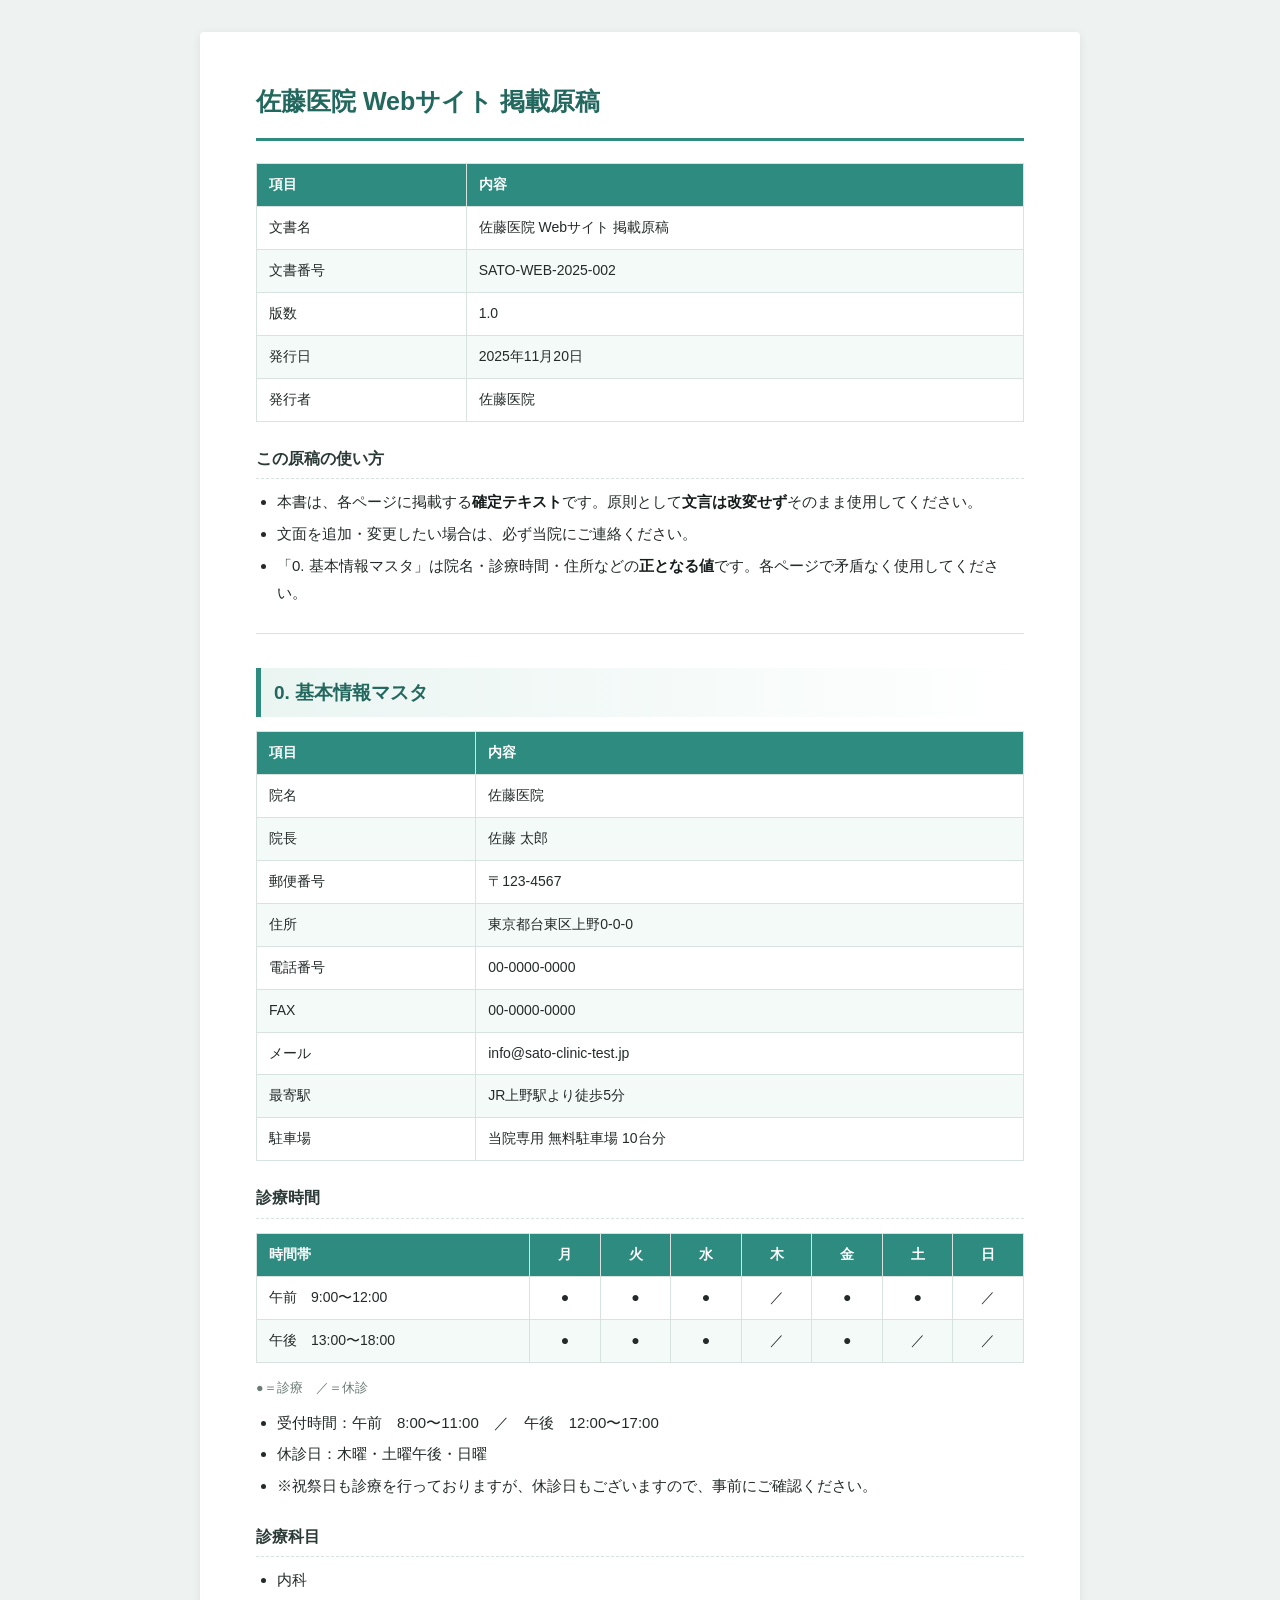
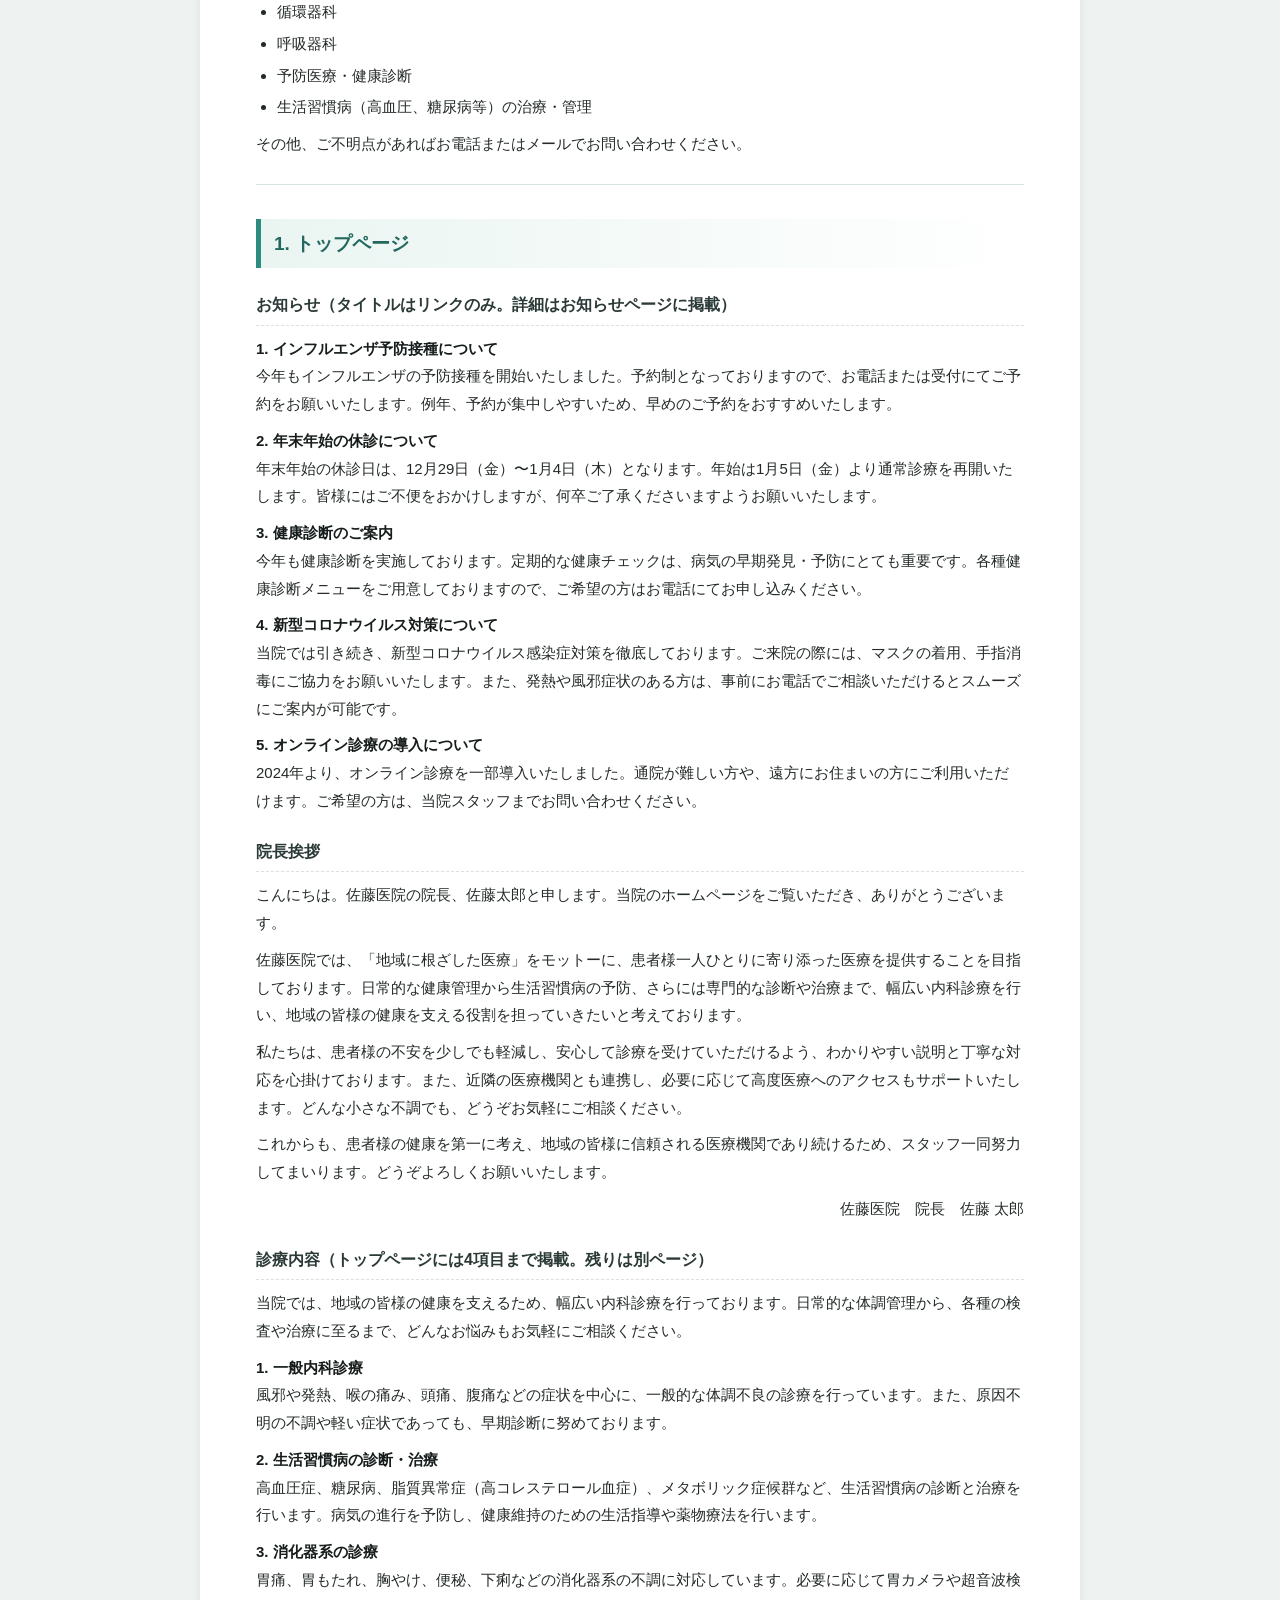
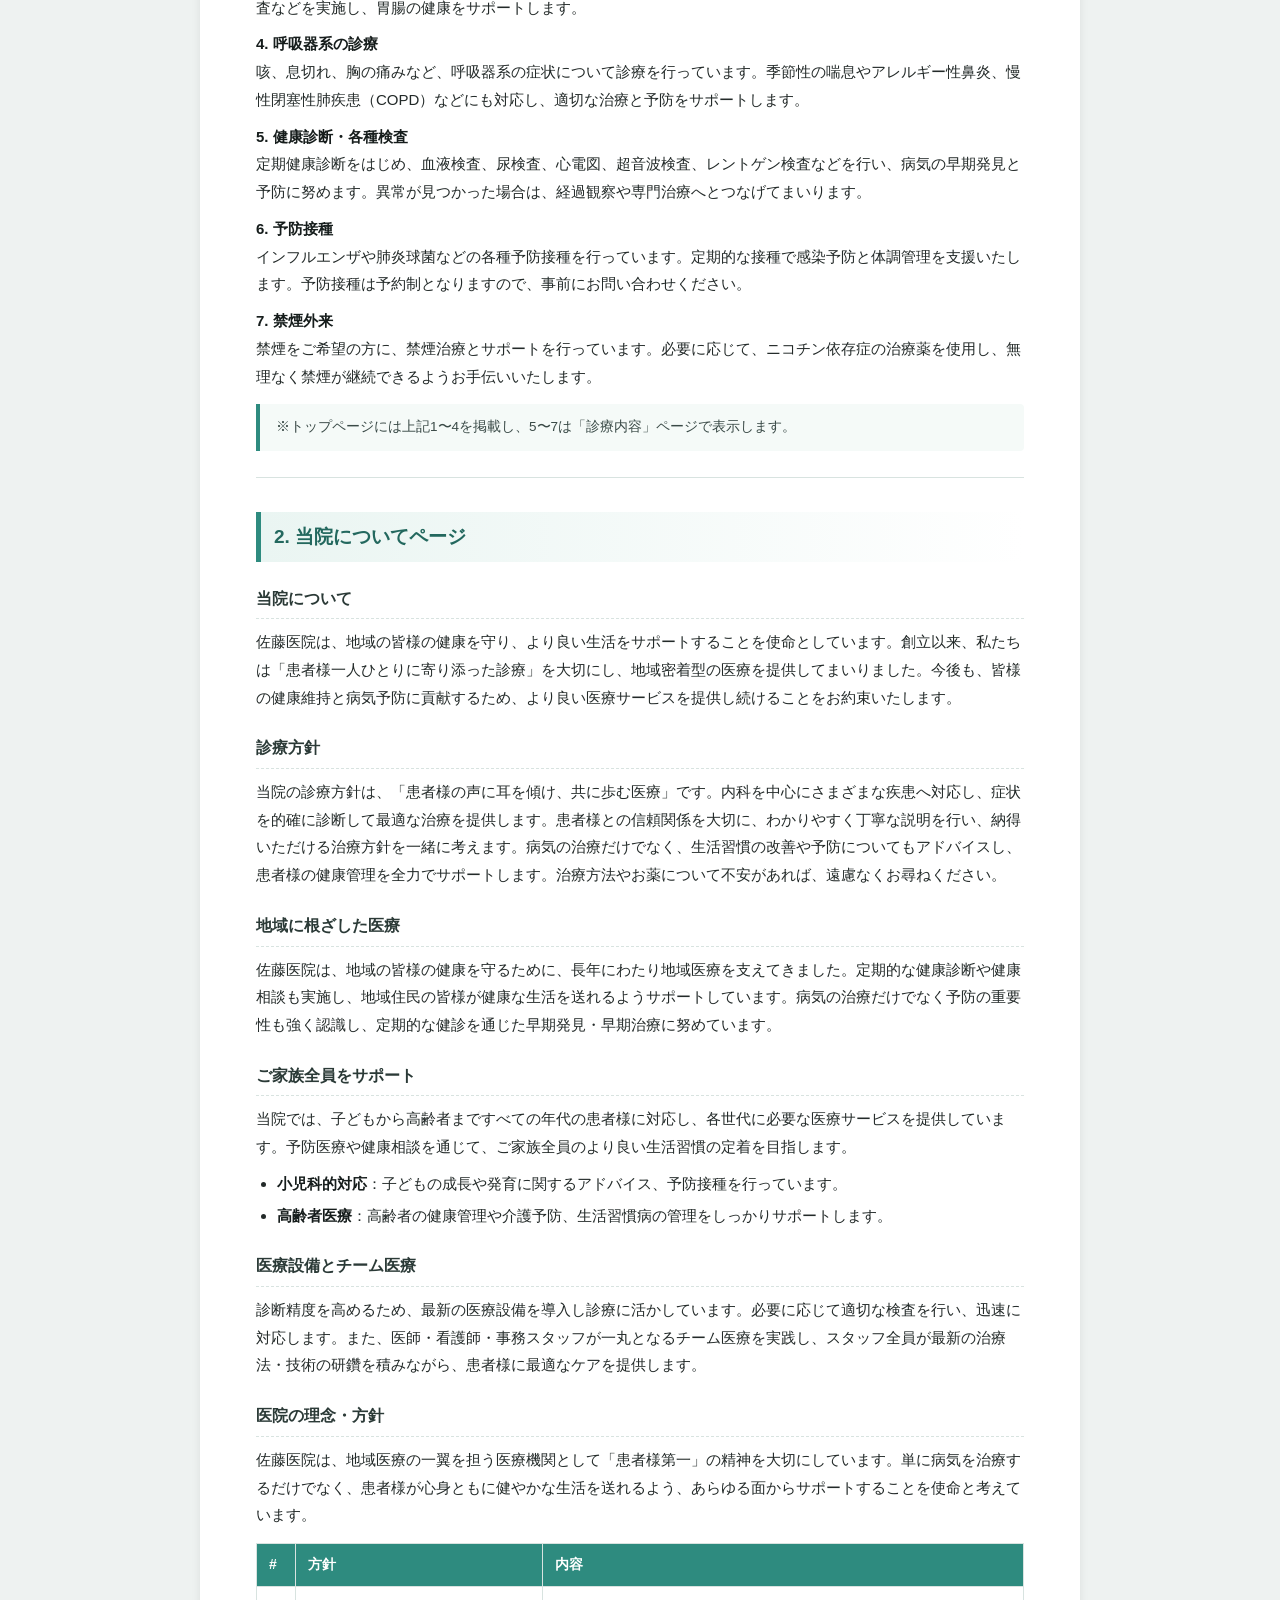
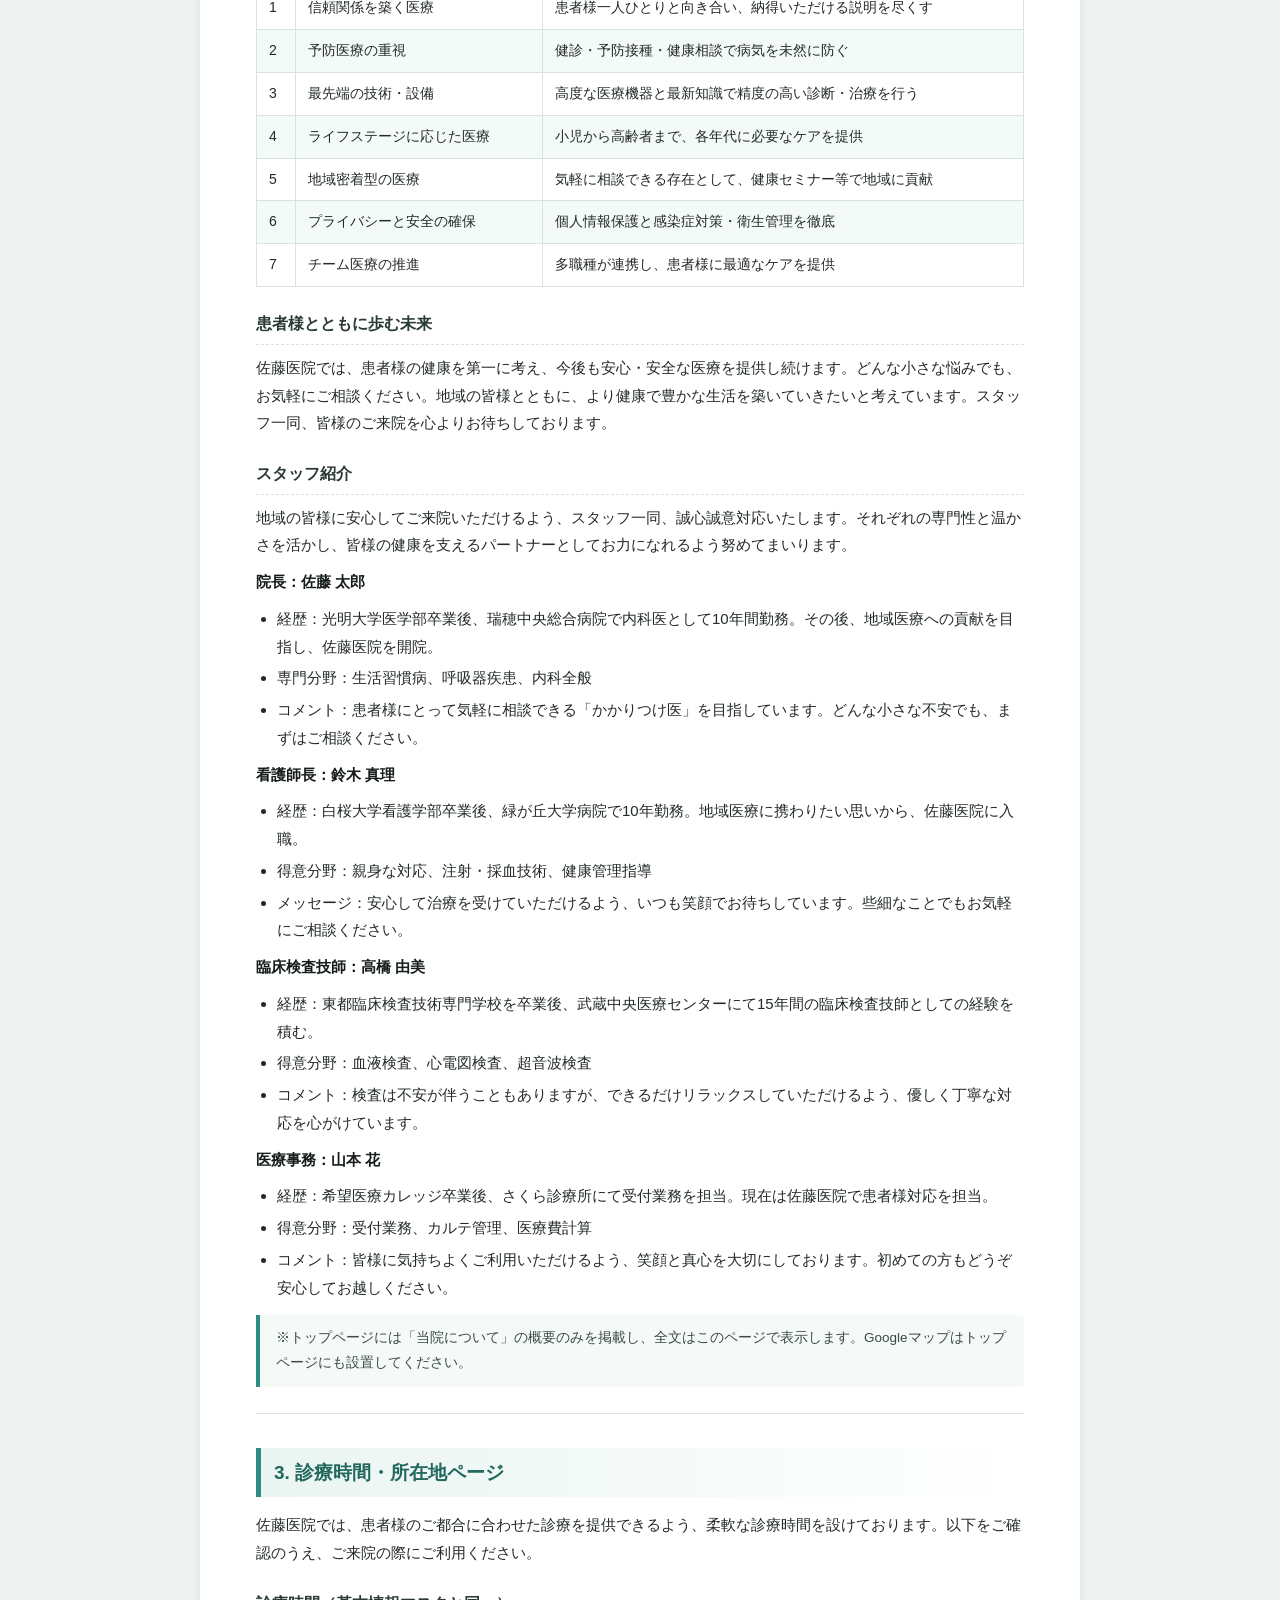
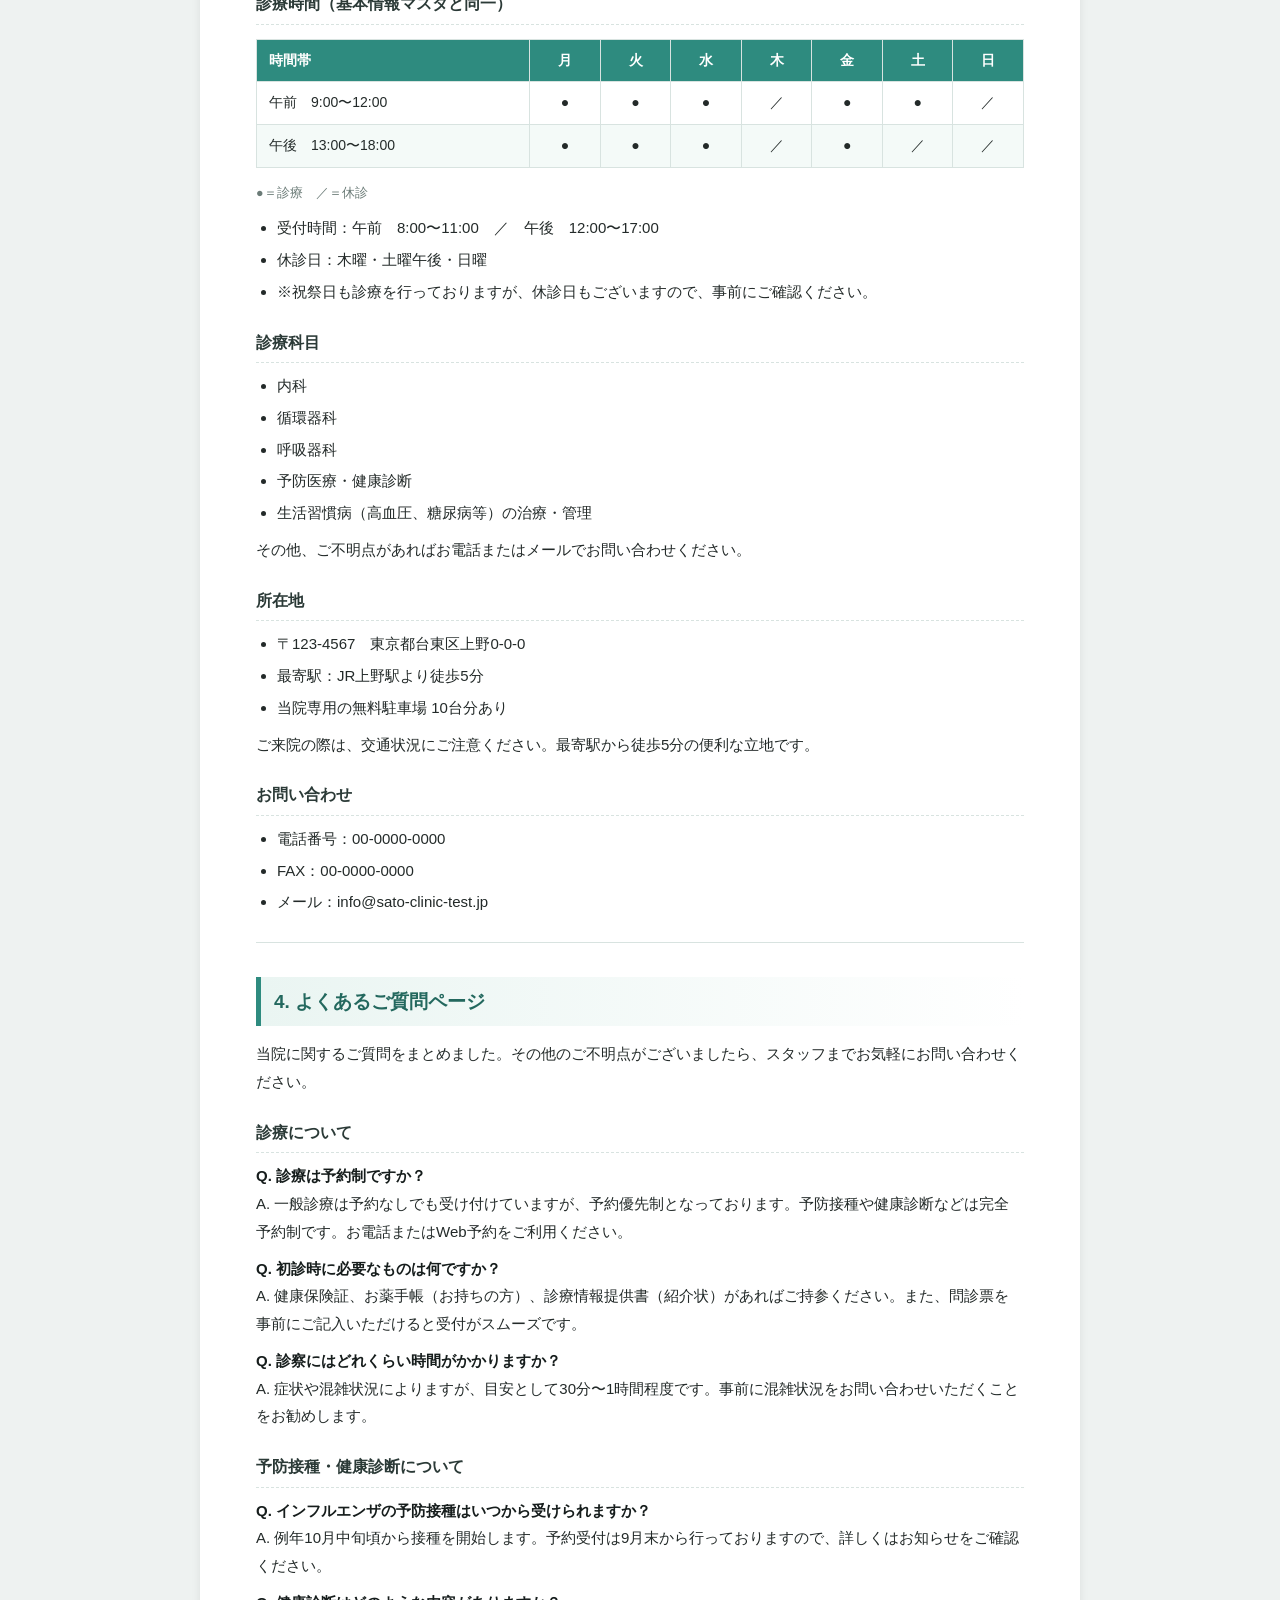
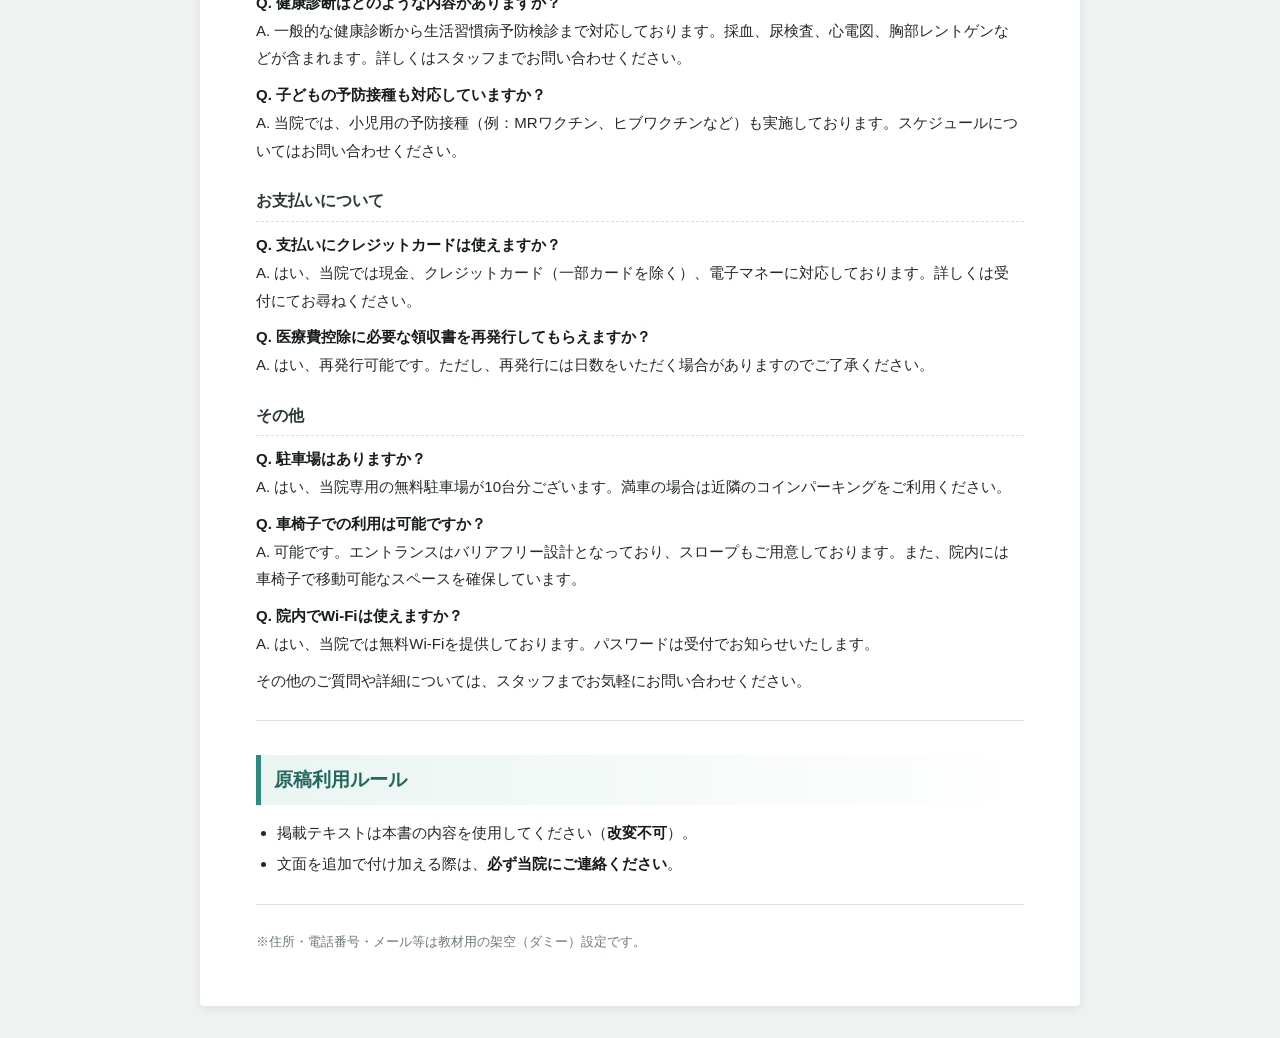
<file: docs/掲載原稿.html>
<!doctype html><html lang="ja"><head><meta charset="utf-8"><meta name="viewport" content="width=device-width, initial-scale=1"><title>佐藤医院 Webサイト 掲載原稿</title><style>
:root{--accent:#2E8B7F;--accent-dark:#23685E;--line:#d8e3e0;--muted:#6B7B77;}
*{box-sizing:border-box;}
body{margin:0;background:#eef2f1;color:#232A29;line-height:1.85;font-size:15px;
 font-family:"Yu Gothic",YuGothic,"Hiragino Kaku Gothic ProN","Noto Sans JP","Meiryo",sans-serif;}
.page{max-width:880px;margin:32px auto;background:#fff;padding:46px 56px;
 box-shadow:0 2px 10px rgba(0,0,0,.08);border-radius:4px;}
h1{font-size:25px;color:var(--accent-dark);margin:0 0 22px;padding-bottom:14px;border-bottom:3px solid var(--accent);}
h2{font-size:19px;color:var(--accent-dark);margin:34px 0 14px;padding:7px 0 7px 13px;
 border-left:5px solid var(--accent);background:linear-gradient(90deg,#eaf5f2,rgba(255,255,255,0));}
h3{font-size:16px;color:#2b3a37;margin:22px 0 9px;padding-bottom:5px;border-bottom:1px dashed var(--line);}
p{margin:9px 0;}
strong{color:#161d1c;}
code{background:#eef3f2;border:1px solid #dde6e3;border-radius:4px;padding:1px 6px;
 font-family:Consolas,"Courier New",monospace;font-size:.9em;}
table{width:100%;border-collapse:collapse;margin:14px 0;font-size:14px;}
th,td{border:1px solid var(--line);padding:8px 12px;text-align:left;vertical-align:top;}
th{background:var(--accent);color:#fff;font-weight:600;}
tbody tr:nth-child(even){background:#f4faf8;}
ul{margin:9px 0;padding-left:1.4em;}
li{margin:4px 0;}
blockquote{margin:14px 0;padding:11px 16px;background:#f5faf8;border-left:4px solid var(--accent);
 color:#3a4a47;font-size:13.5px;border-radius:0 4px 4px 0;}
.small{color:var(--muted);font-size:12.5px;margin:6px 0;}
.right{text-align:right;}
hr{border:0;border-top:1px solid var(--line);margin:26px 0;}
@media print{body{background:#fff;}.page{box-shadow:none;margin:0;max-width:none;padding:0;border-radius:0;}}
@media (max-width:620px){.page{padding:24px 18px;}table{font-size:13px;}th,td{padding:6px 8px;}}
</style></head><body><main class="page"><h1>佐藤医院 Webサイト 掲載原稿</h1>
<table><thead><tr><th>項目</th><th>内容</th></tr></thead><tbody><tr><td>文書名</td><td>佐藤医院 Webサイト 掲載原稿</td></tr><tr><td>文書番号</td><td>SATO-WEB-2025-002</td></tr><tr><td>版数</td><td>1.0</td></tr><tr><td>発行日</td><td>2025年11月20日</td></tr><tr><td>発行者</td><td>佐藤医院</td></tr></tbody></table>
<h3>この原稿の使い方</h3>
<ul><li>本書は、各ページに掲載する<strong>確定テキスト</strong>です。原則として<strong>文言は改変せず</strong>そのまま使用してください。</li><li>文面を追加・変更したい場合は、必ず当院にご連絡ください。</li><li>「0. 基本情報マスタ」は院名・診療時間・住所などの<strong>正となる値</strong>です。各ページで矛盾なく使用してください。</li></ul>
<hr>
<h2>0. 基本情報マスタ</h2>
<table><thead><tr><th>項目</th><th>内容</th></tr></thead><tbody><tr><td>院名</td><td>佐藤医院</td></tr><tr><td>院長</td><td>佐藤 太郎</td></tr><tr><td>郵便番号</td><td>〒123-4567</td></tr><tr><td>住所</td><td>東京都台東区上野0-0-0</td></tr><tr><td>電話番号</td><td>00-0000-0000</td></tr><tr><td>FAX</td><td>00-0000-0000</td></tr><tr><td>メール</td><td>info@sato-clinic-test.jp</td></tr><tr><td>最寄駅</td><td>JR上野駅より徒歩5分</td></tr><tr><td>駐車場</td><td>当院専用 無料駐車場 10台分</td></tr></tbody></table>
<h3>診療時間</h3>
<table><thead><tr><th>時間帯</th><th style="text-align:center">月</th><th style="text-align:center">火</th><th style="text-align:center">水</th><th style="text-align:center">木</th><th style="text-align:center">金</th><th style="text-align:center">土</th><th style="text-align:center">日</th></tr></thead><tbody><tr><td>午前　9:00〜12:00</td><td style="text-align:center">●</td><td style="text-align:center">●</td><td style="text-align:center">●</td><td style="text-align:center">／</td><td style="text-align:center">●</td><td style="text-align:center">●</td><td style="text-align:center">／</td></tr><tr><td>午後　13:00〜18:00</td><td style="text-align:center">●</td><td style="text-align:center">●</td><td style="text-align:center">●</td><td style="text-align:center">／</td><td style="text-align:center">●</td><td style="text-align:center">／</td><td style="text-align:center">／</td></tr></tbody></table>
<p class="small">●＝診療　／＝休診</p>
<ul><li>受付時間：午前　8:00〜11:00　／　午後　12:00〜17:00</li><li>休診日：木曜・土曜午後・日曜</li><li>※祝祭日も診療を行っておりますが、休診日もございますので、事前にご確認ください。</li></ul>
<h3>診療科目</h3>
<ul><li>内科</li><li>循環器科</li><li>呼吸器科</li><li>予防医療・健康診断</li><li>生活習慣病（高血圧、糖尿病等）の治療・管理</li></ul>
<p>その他、ご不明点があればお電話またはメールでお問い合わせください。</p>
<hr>
<h2>1. トップページ</h2>
<h3>お知らせ（タイトルはリンクのみ。詳細はお知らせページに掲載）</h3>
<p><strong>1. インフルエンザ予防接種について</strong><br>今年もインフルエンザの予防接種を開始いたしました。予約制となっておりますので、お電話または受付にてご予約をお願いいたします。例年、予約が集中しやすいため、早めのご予約をおすすめいたします。</p>
<p><strong>2. 年末年始の休診について</strong><br>年末年始の休診日は、12月29日（金）〜1月4日（木）となります。年始は1月5日（金）より通常診療を再開いたします。皆様にはご不便をおかけしますが、何卒ご了承くださいますようお願いいたします。</p>
<p><strong>3. 健康診断のご案内</strong><br>今年も健康診断を実施しております。定期的な健康チェックは、病気の早期発見・予防にとても重要です。各種健康診断メニューをご用意しておりますので、ご希望の方はお電話にてお申し込みください。</p>
<p><strong>4. 新型コロナウイルス対策について</strong><br>当院では引き続き、新型コロナウイルス感染症対策を徹底しております。ご来院の際には、マスクの着用、手指消毒にご協力をお願いいたします。また、発熱や風邪症状のある方は、事前にお電話でご相談いただけるとスムーズにご案内が可能です。</p>
<p><strong>5. オンライン診療の導入について</strong><br>2024年より、オンライン診療を一部導入いたしました。通院が難しい方や、遠方にお住まいの方にご利用いただけます。ご希望の方は、当院スタッフまでお問い合わせください。</p>
<h3>院長挨拶</h3>
<p>こんにちは。佐藤医院の院長、佐藤太郎と申します。当院のホームページをご覧いただき、ありがとうございます。</p>
<p>佐藤医院では、「地域に根ざした医療」をモットーに、患者様一人ひとりに寄り添った医療を提供することを目指しております。日常的な健康管理から生活習慣病の予防、さらには専門的な診断や治療まで、幅広い内科診療を行い、地域の皆様の健康を支える役割を担っていきたいと考えております。</p>
<p>私たちは、患者様の不安を少しでも軽減し、安心して診療を受けていただけるよう、わかりやすい説明と丁寧な対応を心掛けております。また、近隣の医療機関とも連携し、必要に応じて高度医療へのアクセスもサポートいたします。どんな小さな不調でも、どうぞお気軽にご相談ください。</p>
<p>これからも、患者様の健康を第一に考え、地域の皆様に信頼される医療機関であり続けるため、スタッフ一同努力してまいります。どうぞよろしくお願いいたします。</p>
<p class="right">佐藤医院　院長　佐藤 太郎</p>
<h3>診療内容（トップページには4項目まで掲載。残りは別ページ）</h3>
<p>当院では、地域の皆様の健康を支えるため、幅広い内科診療を行っております。日常的な体調管理から、各種の検査や治療に至るまで、どんなお悩みもお気軽にご相談ください。</p>
<p><strong>1. 一般内科診療</strong><br>風邪や発熱、喉の痛み、頭痛、腹痛などの症状を中心に、一般的な体調不良の診療を行っています。また、原因不明の不調や軽い症状であっても、早期診断に努めております。</p>
<p><strong>2. 生活習慣病の診断・治療</strong><br>高血圧症、糖尿病、脂質異常症（高コレステロール血症）、メタボリック症候群など、生活習慣病の診断と治療を行います。病気の進行を予防し、健康維持のための生活指導や薬物療法を行います。</p>
<p><strong>3. 消化器系の診療</strong><br>胃痛、胃もたれ、胸やけ、便秘、下痢などの消化器系の不調に対応しています。必要に応じて胃カメラや超音波検査などを実施し、胃腸の健康をサポートします。</p>
<p><strong>4. 呼吸器系の診療</strong><br>咳、息切れ、胸の痛みなど、呼吸器系の症状について診療を行っています。季節性の喘息やアレルギー性鼻炎、慢性閉塞性肺疾患（COPD）などにも対応し、適切な治療と予防をサポートします。</p>
<p><strong>5. 健康診断・各種検査</strong><br>定期健康診断をはじめ、血液検査、尿検査、心電図、超音波検査、レントゲン検査などを行い、病気の早期発見と予防に努めます。異常が見つかった場合は、経過観察や専門治療へとつなげてまいります。</p>
<p><strong>6. 予防接種</strong><br>インフルエンザや肺炎球菌などの各種予防接種を行っています。定期的な接種で感染予防と体調管理を支援いたします。予防接種は予約制となりますので、事前にお問い合わせください。</p>
<p><strong>7. 禁煙外来</strong><br>禁煙をご希望の方に、禁煙治療とサポートを行っています。必要に応じて、ニコチン依存症の治療薬を使用し、無理なく禁煙が継続できるようお手伝いいたします。</p>
<blockquote>※トップページには上記1〜4を掲載し、5〜7は「診療内容」ページで表示します。</blockquote>
<hr>
<h2>2. 当院についてページ</h2>
<h3>当院について</h3>
<p>佐藤医院は、地域の皆様の健康を守り、より良い生活をサポートすることを使命としています。創立以来、私たちは「患者様一人ひとりに寄り添った診療」を大切にし、地域密着型の医療を提供してまいりました。今後も、皆様の健康維持と病気予防に貢献するため、より良い医療サービスを提供し続けることをお約束いたします。</p>
<h3>診療方針</h3>
<p>当院の診療方針は、「患者様の声に耳を傾け、共に歩む医療」です。内科を中心にさまざまな疾患へ対応し、症状を的確に診断して最適な治療を提供します。患者様との信頼関係を大切に、わかりやすく丁寧な説明を行い、納得いただける治療方針を一緒に考えます。病気の治療だけでなく、生活習慣の改善や予防についてもアドバイスし、患者様の健康管理を全力でサポートします。治療方法やお薬について不安があれば、遠慮なくお尋ねください。</p>
<h3>地域に根ざした医療</h3>
<p>佐藤医院は、地域の皆様の健康を守るために、長年にわたり地域医療を支えてきました。定期的な健康診断や健康相談も実施し、地域住民の皆様が健康な生活を送れるようサポートしています。病気の治療だけでなく予防の重要性も強く認識し、定期的な健診を通じた早期発見・早期治療に努めています。</p>
<h3>ご家族全員をサポート</h3>
<p>当院では、子どもから高齢者まですべての年代の患者様に対応し、各世代に必要な医療サービスを提供しています。予防医療や健康相談を通じて、ご家族全員のより良い生活習慣の定着を目指します。</p>
<ul><li><strong>小児科的対応</strong>：子どもの成長や発育に関するアドバイス、予防接種を行っています。</li><li><strong>高齢者医療</strong>：高齢者の健康管理や介護予防、生活習慣病の管理をしっかりサポートします。</li></ul>
<h3>医療設備とチーム医療</h3>
<p>診断精度を高めるため、最新の医療設備を導入し診療に活かしています。必要に応じて適切な検査を行い、迅速に対応します。また、医師・看護師・事務スタッフが一丸となるチーム医療を実践し、スタッフ全員が最新の治療法・技術の研鑽を積みながら、患者様に最適なケアを提供します。</p>
<h3>医院の理念・方針</h3>
<p>佐藤医院は、地域医療の一翼を担う医療機関として「患者様第一」の精神を大切にしています。単に病気を治療するだけでなく、患者様が心身ともに健やかな生活を送れるよう、あらゆる面からサポートすることを使命と考えています。</p>
<table><thead><tr><th>#</th><th>方針</th><th>内容</th></tr></thead><tbody><tr><td>1</td><td>信頼関係を築く医療</td><td>患者様一人ひとりと向き合い、納得いただける説明を尽くす</td></tr><tr><td>2</td><td>予防医療の重視</td><td>健診・予防接種・健康相談で病気を未然に防ぐ</td></tr><tr><td>3</td><td>最先端の技術・設備</td><td>高度な医療機器と最新知識で精度の高い診断・治療を行う</td></tr><tr><td>4</td><td>ライフステージに応じた医療</td><td>小児から高齢者まで、各年代に必要なケアを提供</td></tr><tr><td>5</td><td>地域密着型の医療</td><td>気軽に相談できる存在として、健康セミナー等で地域に貢献</td></tr><tr><td>6</td><td>プライバシーと安全の確保</td><td>個人情報保護と感染症対策・衛生管理を徹底</td></tr><tr><td>7</td><td>チーム医療の推進</td><td>多職種が連携し、患者様に最適なケアを提供</td></tr></tbody></table>
<h3>患者様とともに歩む未来</h3>
<p>佐藤医院では、患者様の健康を第一に考え、今後も安心・安全な医療を提供し続けます。どんな小さな悩みでも、お気軽にご相談ください。地域の皆様とともに、より健康で豊かな生活を築いていきたいと考えています。スタッフ一同、皆様のご来院を心よりお待ちしております。</p>
<h3>スタッフ紹介</h3>
<p>地域の皆様に安心してご来院いただけるよう、スタッフ一同、誠心誠意対応いたします。それぞれの専門性と温かさを活かし、皆様の健康を支えるパートナーとしてお力になれるよう努めてまいります。</p>
<p><strong>院長：佐藤 太郎</strong></p>
<ul><li>経歴：光明大学医学部卒業後、瑞穂中央総合病院で内科医として10年間勤務。その後、地域医療への貢献を目指し、佐藤医院を開院。</li><li>専門分野：生活習慣病、呼吸器疾患、内科全般</li><li>コメント：患者様にとって気軽に相談できる「かかりつけ医」を目指しています。どんな小さな不安でも、まずはご相談ください。</li></ul>
<p><strong>看護師長：鈴木 真理</strong></p>
<ul><li>経歴：白桜大学看護学部卒業後、緑が丘大学病院で10年勤務。地域医療に携わりたい思いから、佐藤医院に入職。</li><li>得意分野：親身な対応、注射・採血技術、健康管理指導</li><li>メッセージ：安心して治療を受けていただけるよう、いつも笑顔でお待ちしています。些細なことでもお気軽にご相談ください。</li></ul>
<p><strong>臨床検査技師：高橋 由美</strong></p>
<ul><li>経歴：東都臨床検査技術専門学校を卒業後、武蔵中央医療センターにて15年間の臨床検査技師としての経験を積む。</li><li>得意分野：血液検査、心電図検査、超音波検査</li><li>コメント：検査は不安が伴うこともありますが、できるだけリラックスしていただけるよう、優しく丁寧な対応を心がけています。</li></ul>
<p><strong>医療事務：山本 花</strong></p>
<ul><li>経歴：希望医療カレッジ卒業後、さくら診療所にて受付業務を担当。現在は佐藤医院で患者様対応を担当。</li><li>得意分野：受付業務、カルテ管理、医療費計算</li><li>コメント：皆様に気持ちよくご利用いただけるよう、笑顔と真心を大切にしております。初めての方もどうぞ安心してお越しください。</li></ul>
<blockquote>※トップページには「当院について」の概要のみを掲載し、全文はこのページで表示します。Googleマップはトップページにも設置してください。</blockquote>
<hr>
<h2>3. 診療時間・所在地ページ</h2>
<p>佐藤医院では、患者様のご都合に合わせた診療を提供できるよう、柔軟な診療時間を設けております。以下をご確認のうえ、ご来院の際にご利用ください。</p>
<h3>診療時間（基本情報マスタと同一）</h3>
<table><thead><tr><th>時間帯</th><th style="text-align:center">月</th><th style="text-align:center">火</th><th style="text-align:center">水</th><th style="text-align:center">木</th><th style="text-align:center">金</th><th style="text-align:center">土</th><th style="text-align:center">日</th></tr></thead><tbody><tr><td>午前　9:00〜12:00</td><td style="text-align:center">●</td><td style="text-align:center">●</td><td style="text-align:center">●</td><td style="text-align:center">／</td><td style="text-align:center">●</td><td style="text-align:center">●</td><td style="text-align:center">／</td></tr><tr><td>午後　13:00〜18:00</td><td style="text-align:center">●</td><td style="text-align:center">●</td><td style="text-align:center">●</td><td style="text-align:center">／</td><td style="text-align:center">●</td><td style="text-align:center">／</td><td style="text-align:center">／</td></tr></tbody></table>
<p class="small">●＝診療　／＝休診</p>
<ul><li>受付時間：午前　8:00〜11:00　／　午後　12:00〜17:00</li><li>休診日：木曜・土曜午後・日曜</li><li>※祝祭日も診療を行っておりますが、休診日もございますので、事前にご確認ください。</li></ul>
<h3>診療科目</h3>
<ul><li>内科</li><li>循環器科</li><li>呼吸器科</li><li>予防医療・健康診断</li><li>生活習慣病（高血圧、糖尿病等）の治療・管理</li></ul>
<p>その他、ご不明点があればお電話またはメールでお問い合わせください。</p>
<h3>所在地</h3>
<ul><li>〒123-4567　東京都台東区上野0-0-0</li><li>最寄駅：JR上野駅より徒歩5分</li><li>当院専用の無料駐車場 10台分あり</li></ul>
<p>ご来院の際は、交通状況にご注意ください。最寄駅から徒歩5分の便利な立地です。</p>
<h3>お問い合わせ</h3>
<ul><li>電話番号：00-0000-0000</li><li>FAX：00-0000-0000</li><li>メール：info@sato-clinic-test.jp</li></ul>
<hr>
<h2>4. よくあるご質問ページ</h2>
<p>当院に関するご質問をまとめました。その他のご不明点がございましたら、スタッフまでお気軽にお問い合わせください。</p>
<h3>診療について</h3>
<p><strong>Q. 診療は予約制ですか？</strong><br>A. 一般診療は予約なしでも受け付けていますが、予約優先制となっております。予防接種や健康診断などは完全予約制です。お電話またはWeb予約をご利用ください。</p>
<p><strong>Q. 初診時に必要なものは何ですか？</strong><br>A. 健康保険証、お薬手帳（お持ちの方）、診療情報提供書（紹介状）があればご持参ください。また、問診票を事前にご記入いただけると受付がスムーズです。</p>
<p><strong>Q. 診察にはどれくらい時間がかかりますか？</strong><br>A. 症状や混雑状況によりますが、目安として30分〜1時間程度です。事前に混雑状況をお問い合わせいただくことをお勧めします。</p>
<h3>予防接種・健康診断について</h3>
<p><strong>Q. インフルエンザの予防接種はいつから受けられますか？</strong><br>A. 例年10月中旬頃から接種を開始します。予約受付は9月末から行っておりますので、詳しくはお知らせをご確認ください。</p>
<p><strong>Q. 健康診断はどのような内容がありますか？</strong><br>A. 一般的な健康診断から生活習慣病予防検診まで対応しております。採血、尿検査、心電図、胸部レントゲンなどが含まれます。詳しくはスタッフまでお問い合わせください。</p>
<p><strong>Q. 子どもの予防接種も対応していますか？</strong><br>A. 当院では、小児用の予防接種（例：MRワクチン、ヒブワクチンなど）も実施しております。スケジュールについてはお問い合わせください。</p>
<h3>お支払いについて</h3>
<p><strong>Q. 支払いにクレジットカードは使えますか？</strong><br>A. はい、当院では現金、クレジットカード（一部カードを除く）、電子マネーに対応しております。詳しくは受付にてお尋ねください。</p>
<p><strong>Q. 医療費控除に必要な領収書を再発行してもらえますか？</strong><br>A. はい、再発行可能です。ただし、再発行には日数をいただく場合がありますのでご了承ください。</p>
<h3>その他</h3>
<p><strong>Q. 駐車場はありますか？</strong><br>A. はい、当院専用の無料駐車場が10台分ございます。満車の場合は近隣のコインパーキングをご利用ください。</p>
<p><strong>Q. 車椅子での利用は可能ですか？</strong><br>A. 可能です。エントランスはバリアフリー設計となっており、スロープもご用意しております。また、院内には車椅子で移動可能なスペースを確保しています。</p>
<p><strong>Q. 院内でWi-Fiは使えますか？</strong><br>A. はい、当院では無料Wi-Fiを提供しております。パスワードは受付でお知らせいたします。</p>
<p>その他のご質問や詳細については、スタッフまでお気軽にお問い合わせください。</p>
<hr>
<h2>原稿利用ルール</h2>
<ul><li>掲載テキストは本書の内容を使用してください（<strong>改変不可</strong>）。</li><li>文面を追加で付け加える際は、<strong>必ず当院にご連絡ください</strong>。</li></ul>
<hr>
<p class="small">※住所・電話番号・メール等は教材用の架空（ダミー）設定です。</p></main></body></html>
</file>
<file: css/style.css>
@import url('https://fonts.googleapis.com/css2?family=Noto+Sans+JP:wght@400;500;600;700&display=swap');

:root{
  --green:#27816f;
  --green-dark:#195f52;
  --green-soft:#eaf5f1;
  --mint:#f5faf8;
  --ink:#263330;
  --muted:#687773;
  --line:#d8e6e1;
  --white:#fff;
  --shadow:0 12px 34px rgba(29,89,76,.09);
}
*{box-sizing:border-box}
html{scroll-behavior:smooth}
body{margin:0;color:var(--ink);background:#fff;font-family:'Noto Sans JP',sans-serif;font-size:16px;line-height:1.9;letter-spacing:.02em}
a{color:inherit;text-decoration:none}
img{max-width:100%;display:block}
.container{width:1120px;max-width:calc(100% - 48px);margin:0 auto}
.site-header{height:92px;display:flex;align-items:center;background:#fff;border-bottom:1px solid #edf2f0;position:relative;z-index:10}
.header-inner{display:flex;align-items:center;justify-content:space-between;gap:32px}
.menu-toggle{display:none;border:1px solid var(--line);background:#fff;border-radius:8px;padding:8px 11px;color:var(--green-dark);font-size:20px;line-height:1;cursor:pointer}
.logo img{width:190px;height:auto}
.global-nav ul{display:flex;align-items:center;gap:28px;list-style:none;margin:0;padding:0;font-size:14px;font-weight:500}
.global-nav a{position:relative;padding:10px 0}
.global-nav a:after{content:'';position:absolute;left:0;bottom:2px;width:0;height:2px;background:var(--green);transition:.2s}
.global-nav a:hover:after,.global-nav a[aria-current='page']:after{width:100%}
.hero{padding:32px 0 56px}
.hero-card{height:540px;border-radius:42px;overflow:hidden;position:relative;background:url('../img/Doctor_Image/firstView.jpg') center 44%/cover no-repeat;box-shadow:var(--shadow)}
.hero-card:after{content:'';position:absolute;inset:0;background:linear-gradient(90deg,rgba(255,255,255,.90) 0%,rgba(255,255,255,.68) 41%,rgba(255,255,255,.08) 68%,rgba(255,255,255,0) 100%)}
.hero-copy{position:absolute;z-index:2;left:72px;top:50%;transform:translateY(-50%);max-width:530px}
.hero-kicker{display:inline-flex;align-items:center;gap:8px;font-size:15px;color:var(--green-dark);font-weight:600;margin:0 0 14px}
.hero-kicker:before{content:'';width:34px;height:2px;background:var(--green)}
.hero h1{font-size:43px;line-height:1.35;margin:0 0 18px;font-weight:600;letter-spacing:.06em}
.hero h1 span{color:var(--green)}
.hero p{margin:0;color:#53625f;font-size:16px}
.section{padding:82px 0}
.reveal-ready .section,.reveal-ready .content-section{opacity:0;transform:translateY(32px);transition:opacity .8s ease,transform .8s ease}.reveal-ready .section.is-visible,.reveal-ready .content-section.is-visible{opacity:1;transform:translateY(0)}
@media(prefers-reduced-motion:reduce){.reveal-ready .section,.reveal-ready .content-section{opacity:1;transform:none;transition:none}}
.section.soft{background:var(--mint)}
.section.green-soft{background:var(--green-soft)}
.section-title{text-align:center;margin:0 0 46px}
.section-title .en{display:block;color:var(--green);font-size:12px;font-weight:700;letter-spacing:.18em;text-transform:uppercase;margin-bottom:7px}
.section-title h2{font-size:30px;line-height:1.4;margin:0;font-weight:600;letter-spacing:.05em}
.section-title h2:after{content:'';display:block;width:44px;height:2px;background:var(--green);margin:16px auto 0}
.schedule-wrap{display:grid;grid-template-columns:1.3fr .7fr;gap:42px;align-items:start}
.schedule-card{background:#fff;border-radius:22px;padding:30px 34px;box-shadow:var(--shadow);border:1px solid #e6efec}
.schedule-table{width:100%;border-collapse:collapse;font-size:15px}
.schedule-table th,.schedule-table td{padding:14px 11px;text-align:center;border-bottom:1px solid var(--line);white-space:nowrap}
.schedule-table th:first-child,.schedule-table td:first-child{text-align:left}
.schedule-table thead th{font-weight:600;color:var(--green-dark)}
.schedule-table .dot{color:var(--green);font-size:18px;font-weight:700}
.schedule-note{font-size:13px;color:var(--muted);margin:14px 0 0;text-align:center}
.contact-panel{background:var(--green);color:#fff;border-radius:22px;padding:32px;height:100%;min-height:246px;display:flex;flex-direction:column;justify-content:center}
.contact-panel .label{font-size:13px;opacity:.82;margin-bottom:5px}
.contact-panel .tel{font-size:29px;font-weight:700;letter-spacing:.04em;margin:0 0 9px}
.contact-panel p{margin:2px 0;font-size:14px}
.contact-panel .btn.white{margin-top:2em}
.btn{display:inline-flex;align-items:center;justify-content:center;gap:10px;min-width:176px;padding:13px 24px;border-radius:999px;border:1px solid var(--green);color:var(--green);font-size:14px;font-weight:600;transition:.2s;background:#fff}
.btn:after{content:'→';font-size:17px}
.btn:hover{background:var(--green);color:#fff}
.btn.white{border-color:#fff;color:#fff;background:transparent}.btn.white:hover{background:#fff;color:var(--green)}
.more{text-align:center;margin-top:34px}
.news-layout{display:grid;grid-template-columns:390px 1fr;gap:58px;align-items:start}
.news-photo{height:390px;border-radius:24px;object-fit:cover;object-position:72% center;width:100%;box-shadow:var(--shadow)}
.news-list{border-top:1px solid var(--line)}
.news-item{display:grid;grid-template-columns:120px 80px 1fr;gap:18px;align-items:center;padding:19px 0;border-bottom:1px solid var(--line)}
.news-item .tag{grid-column:2;grid-row:1;align-self:center;display:inline-flex;width:70px;height:27px;box-sizing:border-box;justify-content:center;align-items:center;margin-right:7px;flex-shrink:0}.news-item a{grid-column:3;grid-row:1;align-self:center}
.news-item time{font-size:13px;color:var(--muted)}
.news-item .tag{font-size:11px;color:var(--green);border:1px solid #bad8d0;border-radius:999px;padding:0 10px}
.news-item a{font-size:15px;font-weight:500}.news-item a:hover{color:var(--green)}
.greeting{display:grid;grid-template-columns:390px 1fr;gap:66px;align-items:center}
.greeting-photo{position:relative}
.greeting-photo img{width:100%;height:500px;object-fit:cover;object-position:78% center;border-radius:28px;box-shadow:var(--shadow)}
.greeting-photo .name-badge{position:absolute;right:-24px;bottom:28px;background:#fff;border-radius:16px;padding:16px 22px;box-shadow:var(--shadow);font-size:12px;color:var(--muted)}
.greeting-photo .name-badge strong{display:block;color:var(--ink);font-size:18px;margin-top:2px}
.greeting-text h3{font-size:27px;margin:0 0 22px;font-weight:600}.greeting-text p{margin:0 0 16px}
.signature{text-align:right;font-weight:600;margin-top:22px!important}
.medical-grid{display:grid;grid-template-columns:repeat(2,1fr);gap:28px}
.medical-card{background:#fff;border-radius:24px;overflow:hidden;box-shadow:var(--shadow);border:1px solid #e8efed}
.medical-card-link{display:block;color:inherit;text-decoration:none;border-radius:24px;transition:transform .25s ease,box-shadow .25s ease}.medical-card-link:hover,.medical-card-link:focus-visible{transform:translateY(-5px);box-shadow:0 10px 24px rgba(22,71,58,.16);outline:none}.medical-card-link:focus-visible{outline:2px solid var(--green);outline-offset:3px}
.medical-card img{width:100%;height:255px;object-fit:cover}
.medical-card .body{padding:25px 28px 30px}.medical-card .num{font-size:12px;color:var(--green);font-weight:700;letter-spacing:.1em}.medical-card h3{font-size:21px;margin:4px 0 10px}.medical-card p{font-size:14px;color:#56635f;margin:0}
.about-panel{display:grid;grid-template-columns:1.05fr .95fr;gap:56px;align-items:center;background:var(--green);color:#fff;border-radius:34px;padding:58px 62px;overflow:hidden}
.about-panel h3{font-size:30px;margin:0 0 18px}.about-panel p{opacity:.92;margin:0 0 22px}.about-panel img{width:100%;height:380px;object-fit:cover;border-radius:24px}
.about-slideshow{position:relative;height:380px;border-radius:24px;overflow:hidden}.about-slideshow img{position:absolute;inset:0;opacity:0;transition:opacity 2.5s ease}.about-slideshow img.is-active{opacity:1}
.staff-intro{text-align:center;max-width:760px;margin:-18px auto 42px;color:var(--muted)}
.staff-grid{display:grid;grid-template-columns:repeat(4,1fr);gap:26px}
.staff-card{text-align:center;display:flex;flex-direction:column}.staff-card img{width:190px;height:190px;object-fit:cover;border-radius:50%;margin:0 auto 20px;box-shadow:var(--shadow)}
.staff-card:first-child img{object-position:85% center}
.staff-card:nth-child(2) img{object-position:100% center}
.staff-card:nth-child(4) img{object-position:-10% center}
.staff-card h3{font-size:17px;margin:0 0 4px;order:2}.staff-card .role{font-size:13px;color:var(--green);font-weight:600;margin:0 0 11px;order:1}.staff-card p{font-size:13px;color:var(--muted);margin:0}.staff-card>p:not(.role){order:3}.staff-card .profile-link{margin-top:14px;color:var(--green);font-weight:600;letter-spacing:0}
.staff-card-link{display:block;color:inherit;text-decoration:none;border-radius:12px;padding:10px;transition:transform .25s ease,box-shadow .25s ease;background:transparent}.staff-card-link:hover,.staff-card-link:focus-visible{transform:translateY(-5px);box-shadow:0 10px 24px rgba(22,71,58,.16);outline:none}.staff-card-link:focus-visible{outline:2px solid var(--green);outline-offset:3px}
.about-staff .staff-card{cursor:pointer}.staff-modal[hidden]{display:none}.staff-modal{position:fixed;inset:0;z-index:100;display:flex;align-items:center;justify-content:center;padding:24px;background:rgba(18,45,39,.58)}.staff-modal.is-hover{pointer-events:none}.staff-modal-dialog{position:relative;width:min(860px,100%);max-height:calc(100vh - 48px);overflow:auto;padding:52px;background:#fff;border-radius:24px;box-shadow:0 20px 60px rgba(0,0,0,.28)}.staff-modal-close{position:absolute;top:16px;right:16px;width:42px;height:42px;border:0;border-radius:50%;background:var(--mint);color:var(--green-dark);font-size:28px;line-height:1;cursor:pointer}.staff-modal-body{display:grid;grid-template-columns:220px 1fr;gap:38px;align-items:start}.staff-modal-body img{width:220px;height:220px;object-fit:cover;border-radius:50%;box-shadow:var(--shadow)}.staff-modal-body h2{margin:2px 0 18px;font-size:32px;color:var(--green-dark)}.staff-modal-body .role{margin:0 0 8px;color:var(--green);font-size:17px;font-weight:600}.staff-modal-body p{margin:0 0 20px;font-size:18px;line-height:1.9}.staff-modal-body strong{color:var(--green-dark)}
.staff-card-link:nth-child(3) .staff-card img{object-position:center}.staff-card-link:nth-child(4) .staff-card img{object-position:-10% center}
.about-staff .staff-card>p:not(.role){text-align:left}
.about-staff .staff-card>p strong{color:var(--green)}
.access-wrap{display:grid;grid-template-columns:1.1fr .9fr;gap:52px;align-items:center}
.access-wrap{grid-template-columns:minmax(0,1.55fr) minmax(280px,.75fr);gap:64px;align-items:stretch}.access-wrap .map-image{height:100%;min-height:330px}.access-info{padding:0 12px}.access-info .more{text-align:left!important}
.map-image{width:100%;height:390px;object-fit:cover;border-radius:28px;box-shadow:var(--shadow)}
.map-image{border:0}
.reservation-form{max-width:680px;margin:0 auto;background:#fff;padding:32px;border-radius:22px;box-shadow:var(--shadow)}.reservation-form label{display:block;color:var(--green-dark);font-weight:600;margin-bottom:18px}.reservation-form input,.reservation-form select{display:block;width:100%;box-sizing:border-box;margin-top:7px;padding:12px;border:1px solid var(--line);border-radius:8px;font:inherit}.reservation-result{margin-top:24px;color:var(--green-dark)}
#availability{max-width:680px;margin:0 auto;font-size:20px}#availability p{margin:10px 0}
.reservation-intro{max-width:680px;margin:0 auto 18px;font-size:20px}
.admin-news-table{width:100%;border-collapse:collapse;margin:24px 0;background:#fff}.admin-news-table th,.admin-news-table td{padding:14px;border:1px solid var(--line);text-align:left}.admin-news-table th{background:var(--mint);color:var(--green-dark)}.admin-news-table button{margin-right:6px;padding:5px 10px}
.admin-reservation-table{width:100%;border-collapse:collapse;margin:24px 0;background:#fff}.admin-reservation-table th,.admin-reservation-table td{padding:14px;border:1px solid var(--line);text-align:left}.admin-reservation-table th{background:var(--mint);color:var(--green-dark)}
.reservation-cancel{padding:7px 12px;border:1px solid #d99a8f;border-radius:6px;background:#fff;color:#a34f42;cursor:pointer;font:inherit;white-space:nowrap}.reservation-cancel:hover{background:#fff2ef}
.access-info h3{font-size:24px;margin:0 0 18px}.access-info dl{margin:0}.access-info dt{font-size:12px;color:var(--green);font-weight:700;margin-top:14px}.access-info dd{margin:2px 0 0;font-size:15px}
.site-footer{background:#183f37;color:#fff;padding:48px 0 24px}
.footer-top{display:flex;justify-content:space-between;gap:48px;align-items:flex-start}.footer-brand img{width:190px;background:#fff;border-radius:4px}.footer-brand p{font-size:13px;opacity:.8;margin:14px 0 0}.footer-nav{display:grid;grid-template-columns:repeat(2,auto);gap:9px 28px;font-size:13px}.footer-nav a{opacity:.86}.footer-nav a:hover{opacity:1}.copyright{position:relative;border-top:1px solid rgba(255,255,255,.16);margin-top:48px;padding-top:20px;text-align:center;font-size:11px;opacity:.65}.copyright:before{content:'本サイトはデモサイトです。実際の医療機関・サービスではありません。';position:absolute;right:0;bottom:calc(100% + 10px);left:0;color:rgba(255,255,255,.8);font-size:12px;line-height:1.7;text-align:center;opacity:1}
.page-hero{padding:46px 0 54px;background:var(--green-soft)}
.page-hero-inner{height:270px;border-radius:32px;padding:54px 60px;display:flex;align-items:center;position:relative;overflow:hidden;background:#d9eee8}
.page-hero-inner.has-image{background-position:center;background-size:cover}.page-hero-inner.has-image:after{content:'';position:absolute;inset:0;background:linear-gradient(90deg,rgba(232,247,242,.97) 0%,rgba(232,247,242,.78) 50%,rgba(232,247,242,.15) 100%)}
.page-hero-copy{position:relative;z-index:2}.page-hero .en{color:var(--green);font-size:12px;font-weight:700;letter-spacing:.16em;text-transform:uppercase}.page-hero h1{font-size:36px;margin:6px 0 0;letter-spacing:.05em}
.breadcrumb{font-size:12px;color:var(--muted);padding:18px 0}.breadcrumb span{margin:0 8px;color:#9aa9a5}
.content-section{padding:64px 0}.content-title{font-size:27px;margin:0 0 26px;padding-left:16px;border-left:4px solid var(--green)}
.prose{max-width:920px;margin:0 auto}.prose p{margin:0 0 18px}.prose h3{font-size:21px;margin:38px 0 14px;color:var(--green-dark)}
.info-list{border-top:1px solid var(--line)}.info-row{display:grid;grid-template-columns:130px 1fr;gap:26px;padding:22px 0;border-bottom:1px solid var(--line)}.info-row time{font-size:13px;color:var(--muted)}.info-row h3{font-size:17px;margin:0 0 8px}.info-row p{font-size:14px;color:#5c6965;margin:0}
.detail-grid{display:grid;grid-template-columns:repeat(2,1fr);gap:28px}.detail-card{border:1px solid var(--line);border-radius:20px;overflow:hidden;background:#fff}.detail-card img{height:230px;width:100%;object-fit:cover}.detail-card .body{padding:24px}.detail-card .num{display:block;color:var(--green);font-size:12px;font-weight:700;letter-spacing:.1em}.detail-card h3{margin:4px 0 10px;font-size:20px}.detail-card p{font-size:14px;color:#5d6966;margin:0}
.policy-list{display:grid;grid-template-columns:repeat(2,1fr);gap:18px}.policy{padding:22px;border-radius:16px;background:var(--mint);border:1px solid var(--line)}.policy strong{display:block;color:var(--green-dark);margin-bottom:6px}
.faq-list{max-width:900px;margin:0 auto}.faq-category{margin-top:44px}.faq-category:first-child{margin-top:0}.faq-category-title{margin:0;padding:14px 18px;border-left:5px solid var(--green);border-radius:4px;background:#eef6f1;color:var(--green);font-size:21px;font-weight:700}.faq-item{border-bottom:1px solid var(--line);padding:24px 0}.faq-q{font-size:17px;font-weight:600;margin:0 0 10px}.faq-q:before{content:'Q';display:inline-flex;width:30px;height:30px;align-items:center;justify-content:center;border-radius:50%;background:var(--green);color:#fff;margin-right:12px}.faq-a{margin:0;padding-left:42px;color:#596662;font-size:14px}.faq-a:before{content:'A';font-weight:700;color:var(--green);margin-right:10px}
@media(max-width:900px){.global-nav{display:none}.container{max-width:calc(100% - 32px)}.hero-card{height:480px}.hero-copy{left:40px}.schedule-wrap,.news-layout,.greeting,.about-panel,.access-wrap{grid-template-columns:1fr}.staff-grid{grid-template-columns:repeat(2,1fr)}.medical-grid,.detail-grid,.policy-list{grid-template-columns:1fr}.footer-top{flex-direction:column}}
@media(max-width:600px){.staff-modal{padding:16px}.staff-modal-dialog{max-height:calc(100vh - 32px);padding:42px 24px 28px}.staff-modal-body{grid-template-columns:1fr;gap:18px}.staff-modal-body img{width:140px;height:140px;margin:0 auto}.staff-modal-body h2{text-align:center}.staff-modal-body .role{text-align:center}}
.reservation-page{background:var(--bg)}.reservation-lead{max-width:680px;margin:0 auto 24px;color:#596662}.reservation-status-title{max-width:680px;margin:48px auto 18px}.reservation-page #availability{max-width:680px;margin:0 auto}.reservation-page #availability p{margin:0;padding:12px 16px;border-bottom:1px solid var(--line);background:#fff;color:#596662}.reservation-page #availability p:first-child{border-radius:8px 8px 0 0}.reservation-page #availability p:last-child{border-radius:0 0 8px 8px}
body:has(.reservation-form) .page-hero-inner{background-image:url('../img/Medical_Image/medical_3.jpg') !important}
.about-staff .staff-card{cursor:pointer;padding:10px;border-radius:12px;transition:transform .25s ease,box-shadow .25s ease;background:transparent}.about-staff .staff-card:hover,.about-staff .staff-card:focus-visible{transform:translateY(-5px);box-shadow:0 10px 24px rgba(22,71,58,.16);outline:none}.about-staff .staff-card:focus-visible{outline:2px solid var(--green);outline-offset:3px}.about-staff .staff-card>p:not(.role){display:none}.about-staff .staff-card:after{content:'プロフィールを見る →';display:block;order:3;margin-top:14px;color:var(--green);font-size:13px;font-weight:600}.staff-modal.is-hover{display:none}.staff-modal-close{width:auto!important;padding:0 14px;font-size:16px!important;white-space:nowrap}
.policy-list>.prose{grid-column:1/-1}
.reservation-form .field-error{display:block;margin-top:6px;color:#b3261e;font-size:13px;line-height:1.5}.reservation-form [aria-invalid="true"]{border-color:#b3261e;box-shadow:0 0 0 2px rgba(179,38,30,.12)}.reservation-result.is-error{color:#b3261e}
.site-header{position:sticky;top:0;z-index:50}.header-reservation-link{display:inline-flex;align-items:center;justify-content:center;flex:0 0 auto;padding:9px 17px;border-radius:999px;background:var(--green);color:#fff;font-size:14px;font-weight:700;line-height:1.4;white-space:nowrap;transition:background .2s ease,transform .2s ease}.header-reservation-link:hover,.header-reservation-link:focus-visible{background:var(--green-dark);transform:translateY(-1px);outline:none}.header-reservation-link:focus-visible{box-shadow:0 0 0 3px rgba(39,129,111,.24)}
.header-phone-link{display:flex;flex:0 0 auto;flex-direction:column;align-items:center;justify-content:center;min-width:148px;padding:7px 14px;border-radius:10px;background:var(--green);color:#fff;line-height:1.3;letter-spacing:0;white-space:nowrap;transition:background .2s ease}.header-phone-link span{font-size:11px;font-weight:500}.header-phone-link strong{font-size:15px;font-weight:700}.header-phone-link:hover,.header-phone-link:focus-visible{background:var(--green-dark);outline:none}
.header-inner{gap:20px}.global-nav ul{gap:22px;flex-wrap:nowrap}.global-nav a{display:block;color:var(--green-dark);white-space:nowrap}
@media(max-width:900px){.site-header{height:76px}.header-inner{gap:12px}.logo img{width:145px}.header-reservation-link{margin-left:auto;padding:8px 13px;font-size:13px}.global-nav.is-open{top:76px}}
@media(min-width:601px) and (max-width:900px){.logo{order:1}.header-reservation-link{order:2}.header-phone-link{order:3;min-width:128px;padding:6px 10px}.header-phone-link strong{font-size:13px}.menu-toggle{order:4}}
@media(max-width:600px){.header-phone-link{display:none}}
.faq-q{cursor:pointer;position:relative;padding-right:32px}.faq-q:after{content:'＋';position:absolute;right:4px;color:var(--green);font-size:22px;font-weight:400}.faq-a{display:none}.faq-item.is-open .faq-a{display:block}.faq-item.is-open .faq-q:after{content:'−'}
.faq-list:after{content:'その他のご質問や詳細については、スタッフまでお気軽にお問い合わせください。';display:block;margin-top:28px;color:#596662;font-size:14px;line-height:1.8}
@media(max-width:900px){.menu-toggle{display:block}.global-nav.is-open{display:block;position:absolute;top:86px;left:0;right:0;background:#fff;padding:18px 16px;box-shadow:var(--shadow);z-index:10}.global-nav.is-open ul{flex-direction:column;gap:14px}.staff-grid{grid-template-columns:1fr}.admin-news-table,.admin-reservation-table{display:block;overflow-x:auto;white-space:nowrap}.reservation-form{padding:22px 18px}.content-title{font-size:26px}}
@media(max-width:900px) and (orientation:portrait){
  .schedule-wrap > *{min-width:0;max-width:100%;}
  .schedule-card{padding:20px 12px;}
  .schedule-table{width:100%;max-width:100%;table-layout:fixed;font-size:11px;}
  .schedule-table th,.schedule-table td{padding:9px 2px;white-space:normal;word-break:break-all;}
  .schedule-table th:first-child,.schedule-table td:first-child{width:30%;}
  .schedule-note{font-size:11px;line-height:1.7;}
  .contact-panel{padding:24px 20px;min-width:0;}
  .contact-panel .tel{font-size:24px;word-break:break-all;}
  .contact-panel p{font-size:13px;overflow-wrap:anywhere;}
}
@media(max-width:900px) and (hover:none) and (pointer:coarse){
  .medical-card-link .medical-card .body p{
    display:none;
  }
  .medical-card-link .medical-card .body::after{
    content:'診療内容を詳しく見る →';
    display:block;
    margin-top:14px;
    color:var(--green);
    font-size:13px;
    font-weight:600;
  }
}
@media (max-width:900px) and (orientation:landscape){.site-header{height:72px}.global-nav.is-open{top:66px}.container{max-width:calc(100% - 40px)}.hero-card{height:360px}.page-hero-inner{height:210px;padding:36px 42px}.page-hero h1{font-size:30px}.content-section{padding:42px 0}.schedule-wrap{grid-template-columns:1fr;gap:28px}.news-layout,.greeting,.about-panel{grid-template-columns:repeat(2,minmax(0,1fr));gap:28px}.schedule-wrap > *{min-width:0;max-width:100%}.schedule-card{padding:20px 16px}.schedule-table{width:100%;max-width:100%;table-layout:fixed;font-size:12px}.schedule-table th,.schedule-table td{padding:9px 3px;white-space:normal;word-break:break-all}.schedule-table th:first-child,.schedule-table td:first-child{width:30%}.contact-panel{min-width:0;padding:24px}.contact-panel p{overflow-wrap:anywhere}.access-wrap{grid-template-columns:minmax(0,1.55fr) minmax(220px,.75fr);gap:32px}.access-wrap .map-image{height:100%;min-height:280px}.medical-grid,.detail-grid,.policy-list{grid-template-columns:repeat(2,minmax(0,1fr));gap:18px}.reservation-form{max-width:680px;padding:26px 30px}.footer-top{flex-direction:row;gap:28px}}
</file>
